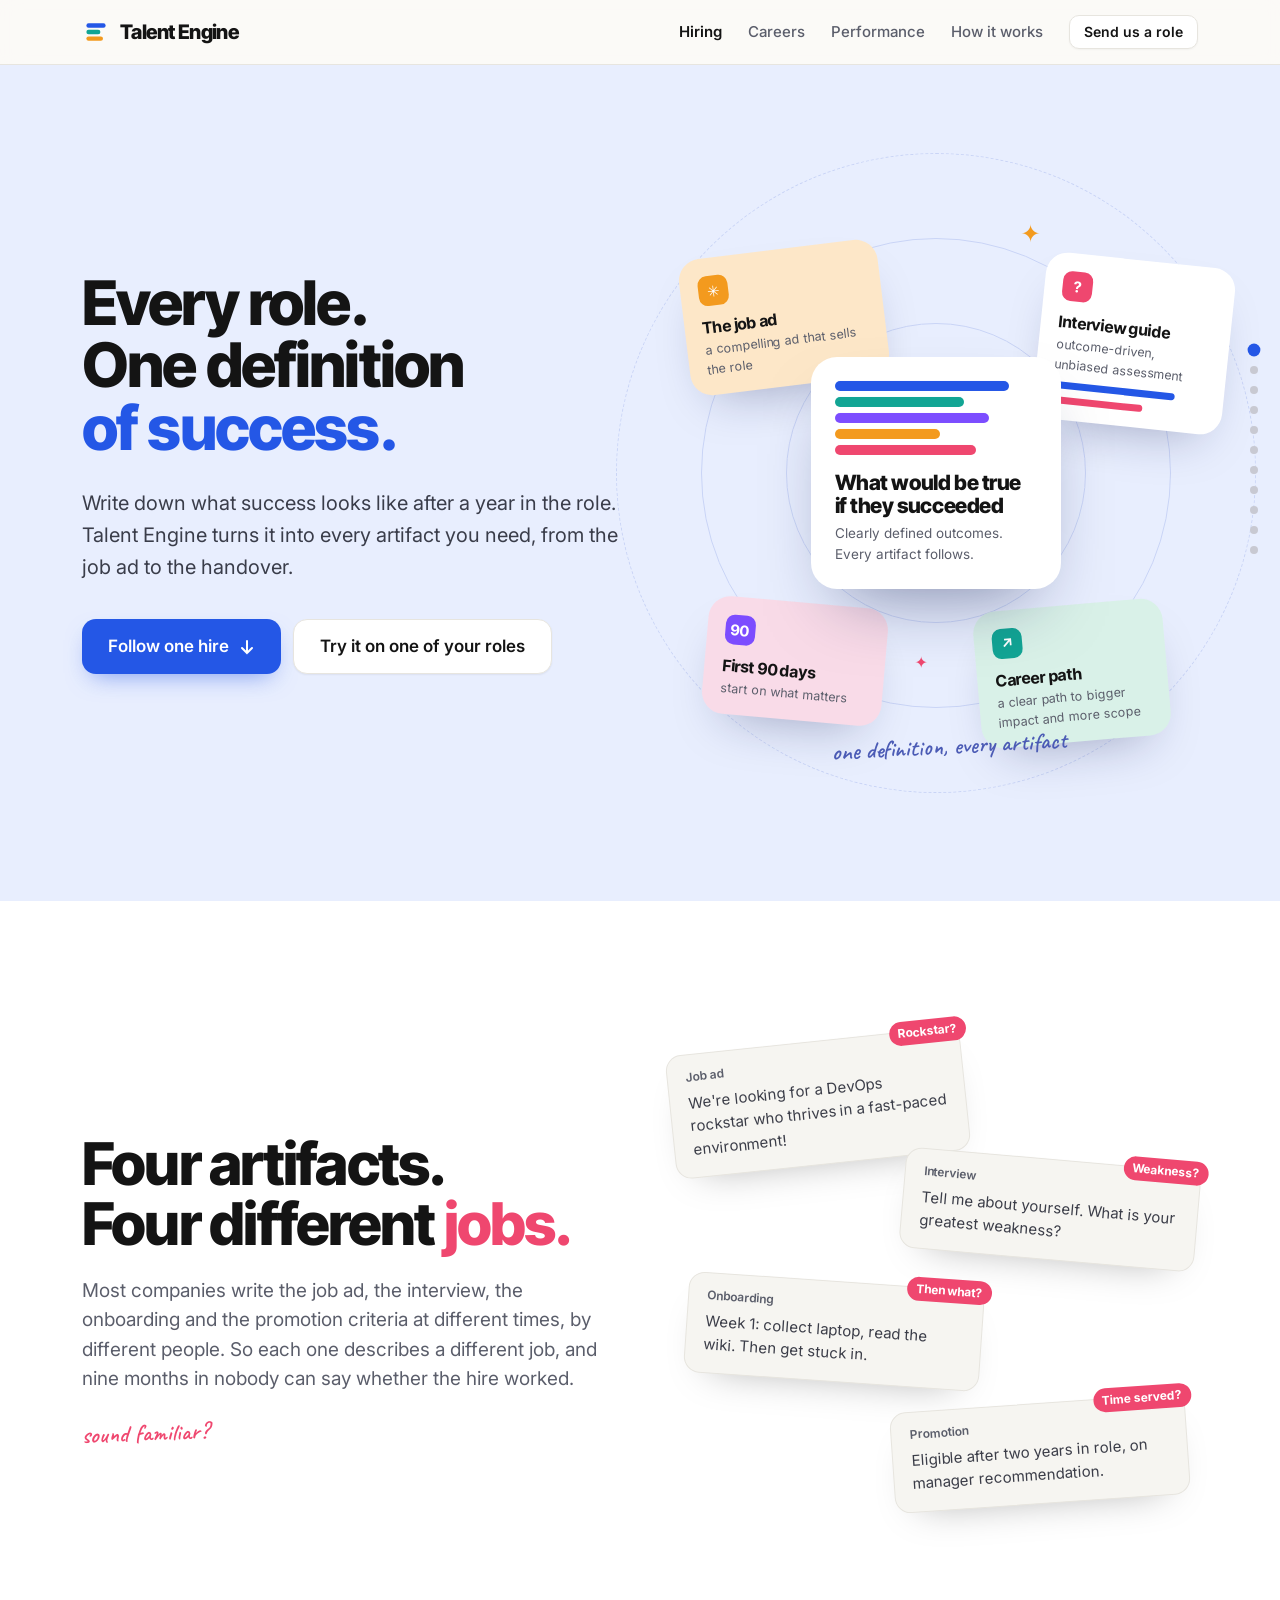
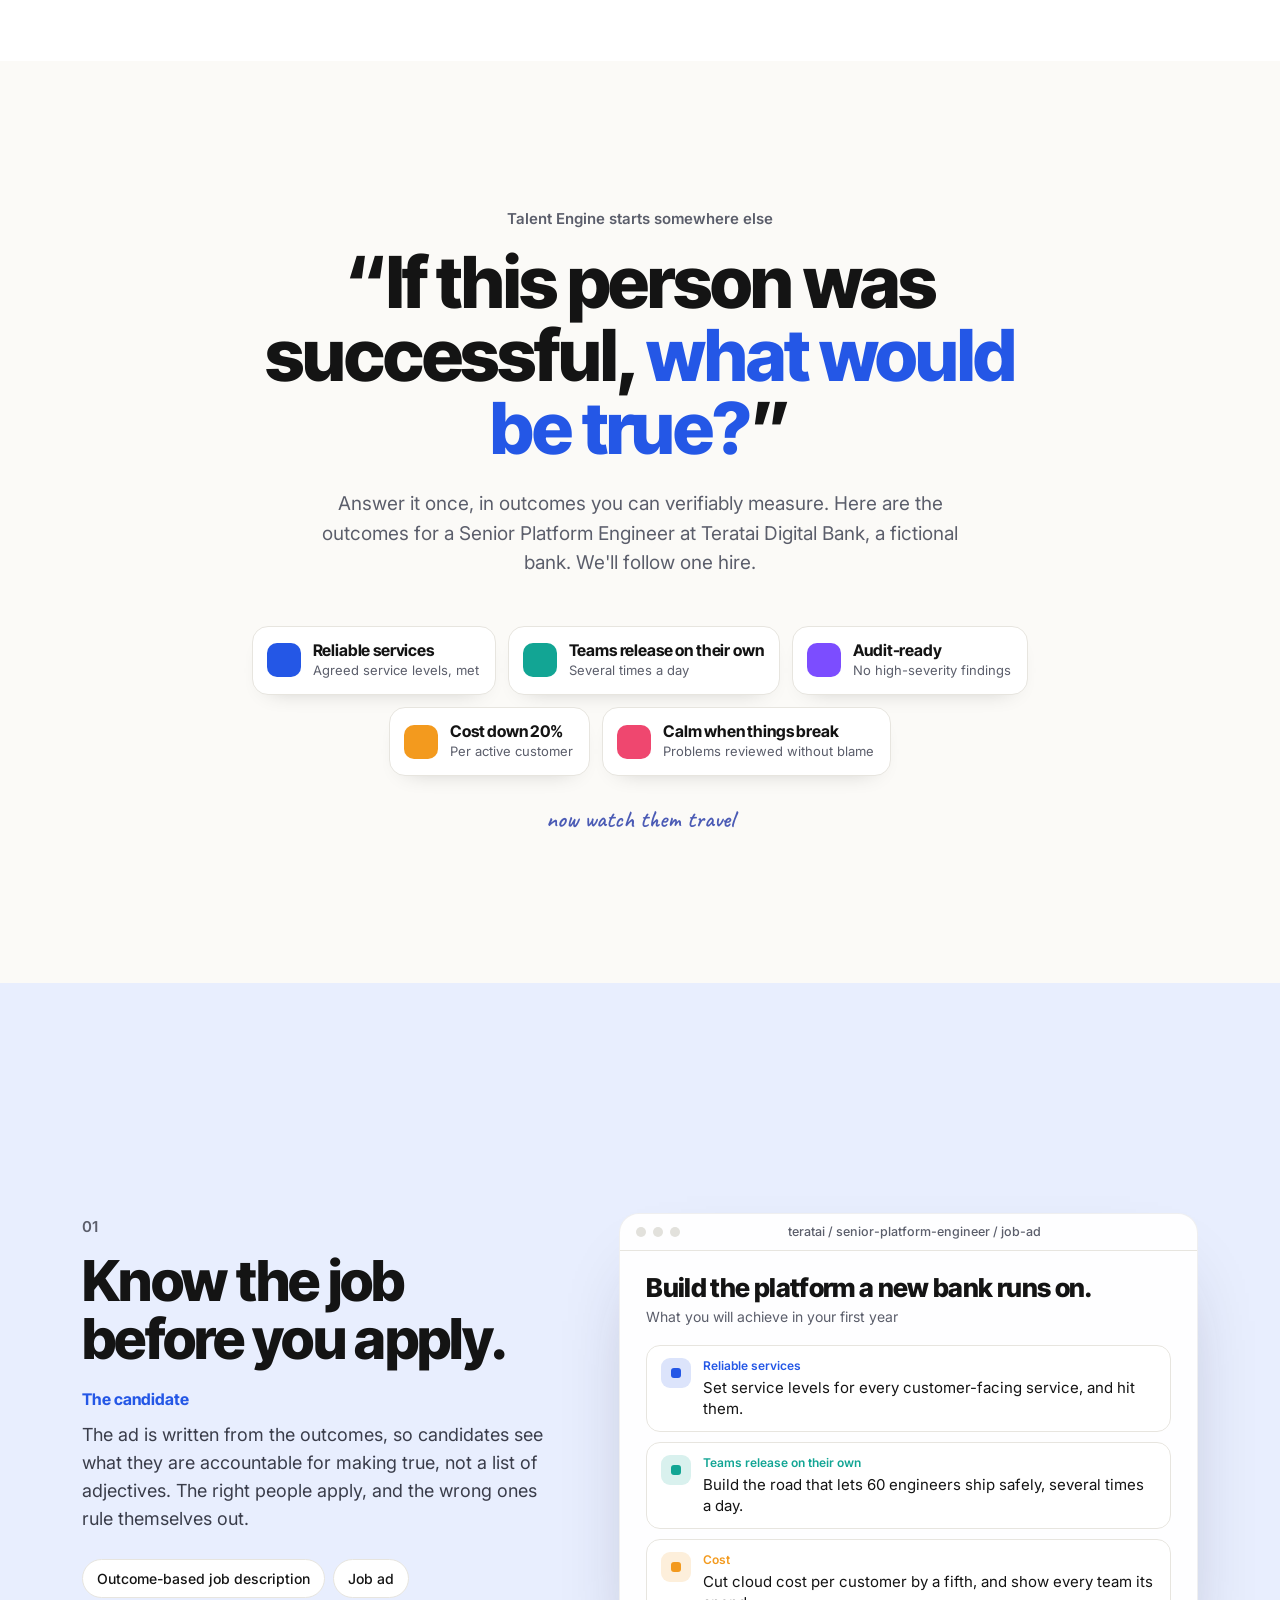
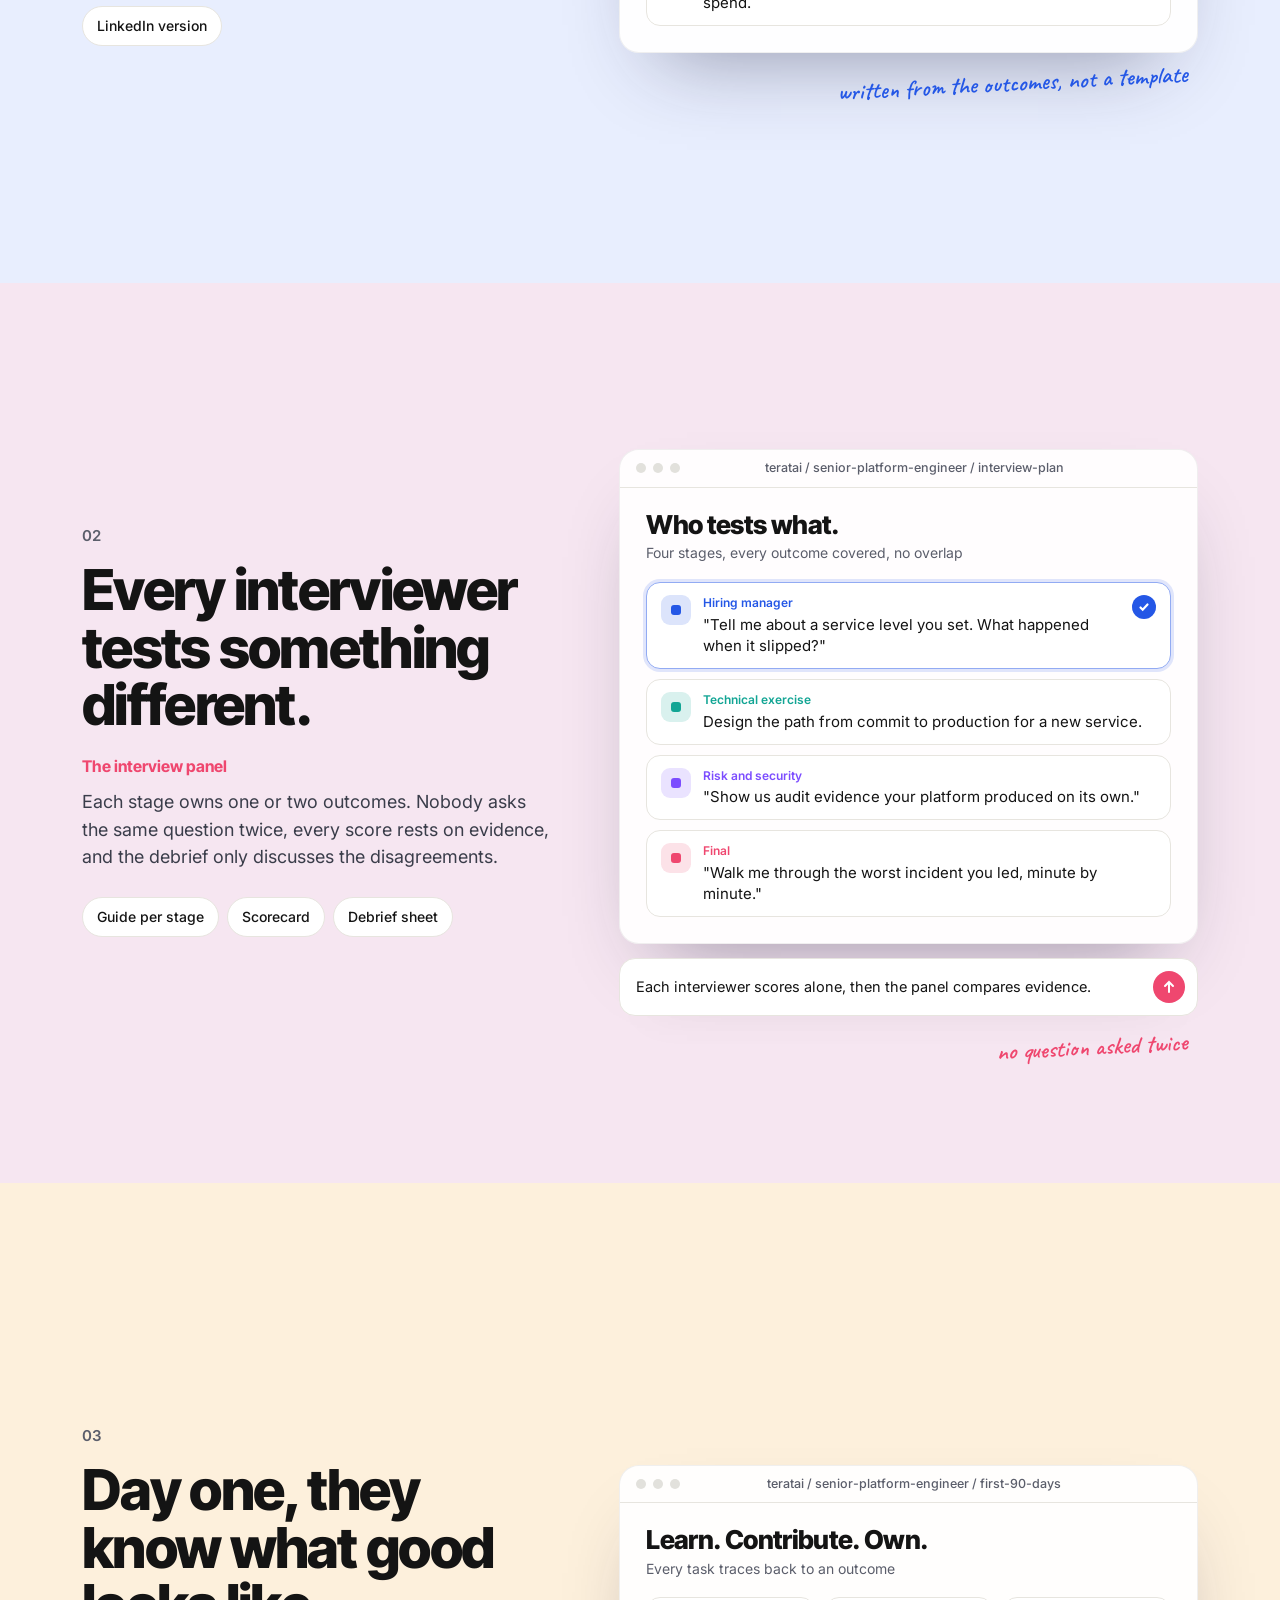
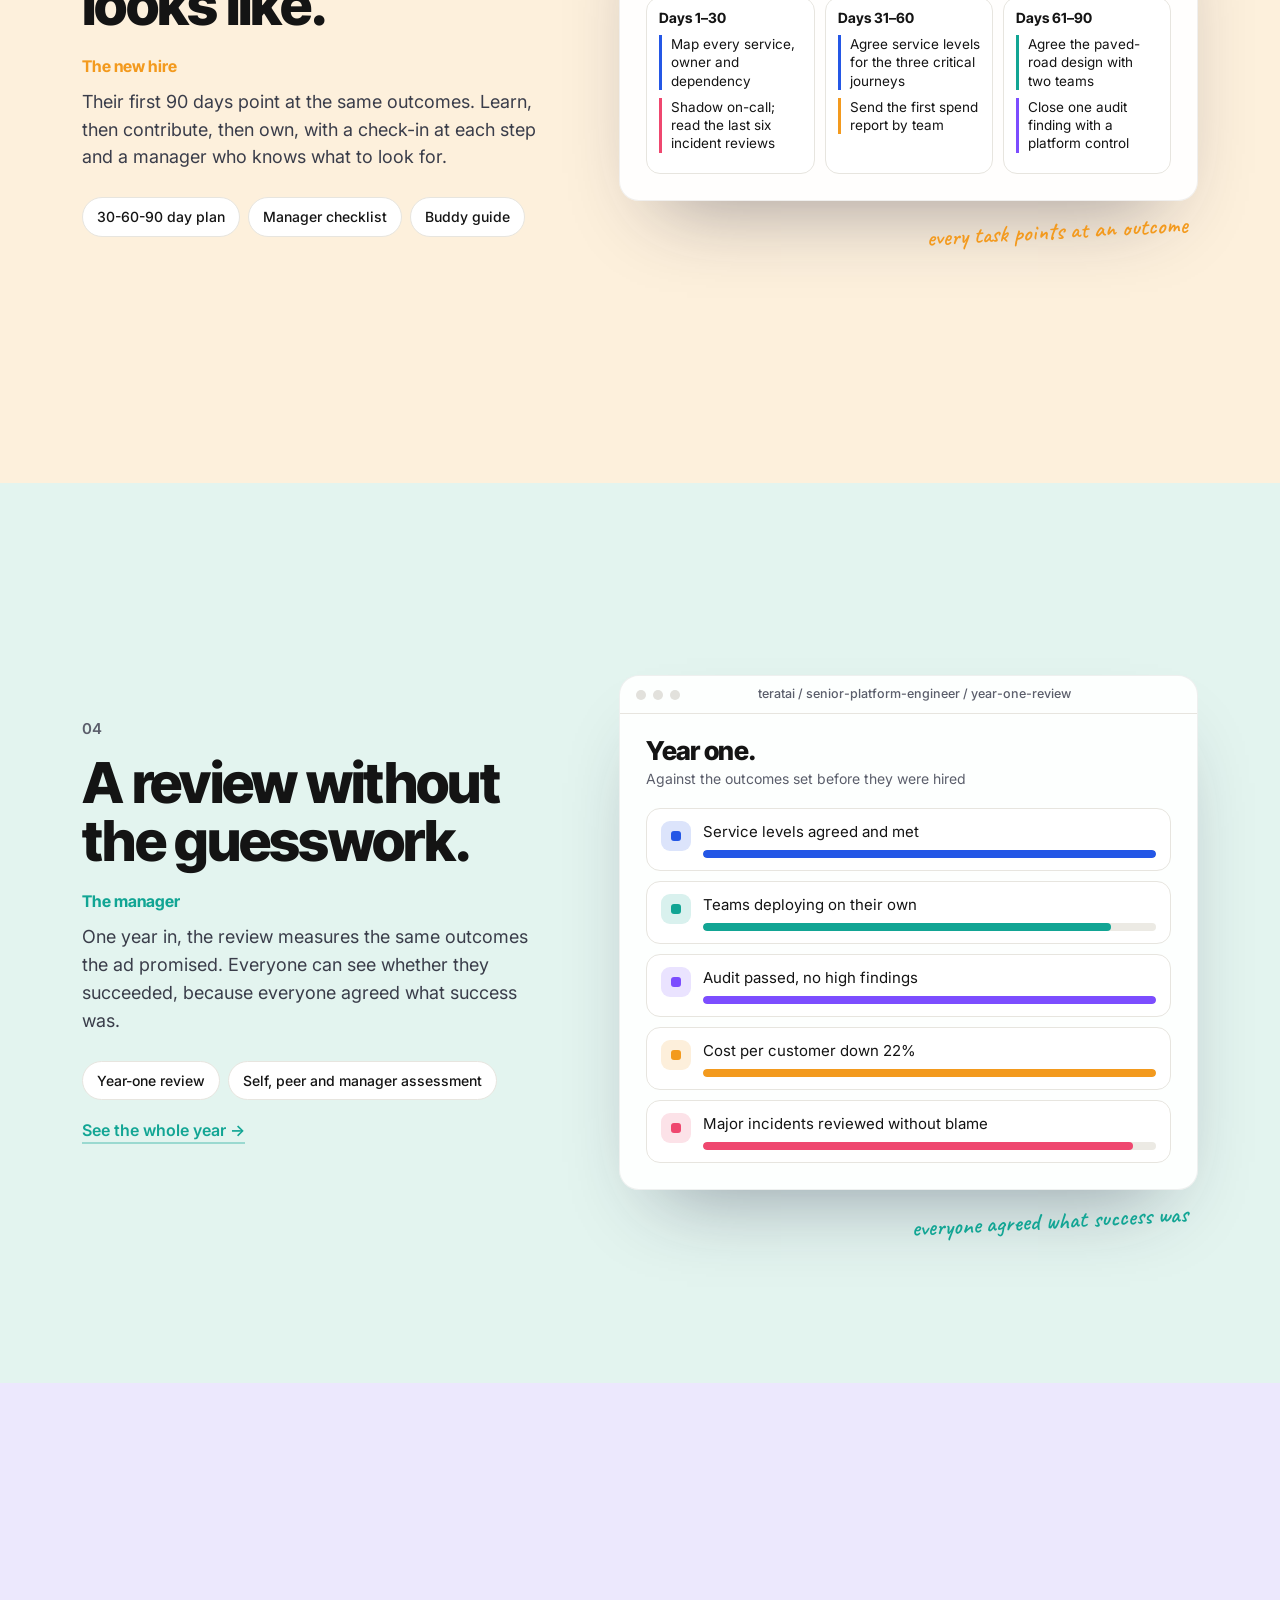
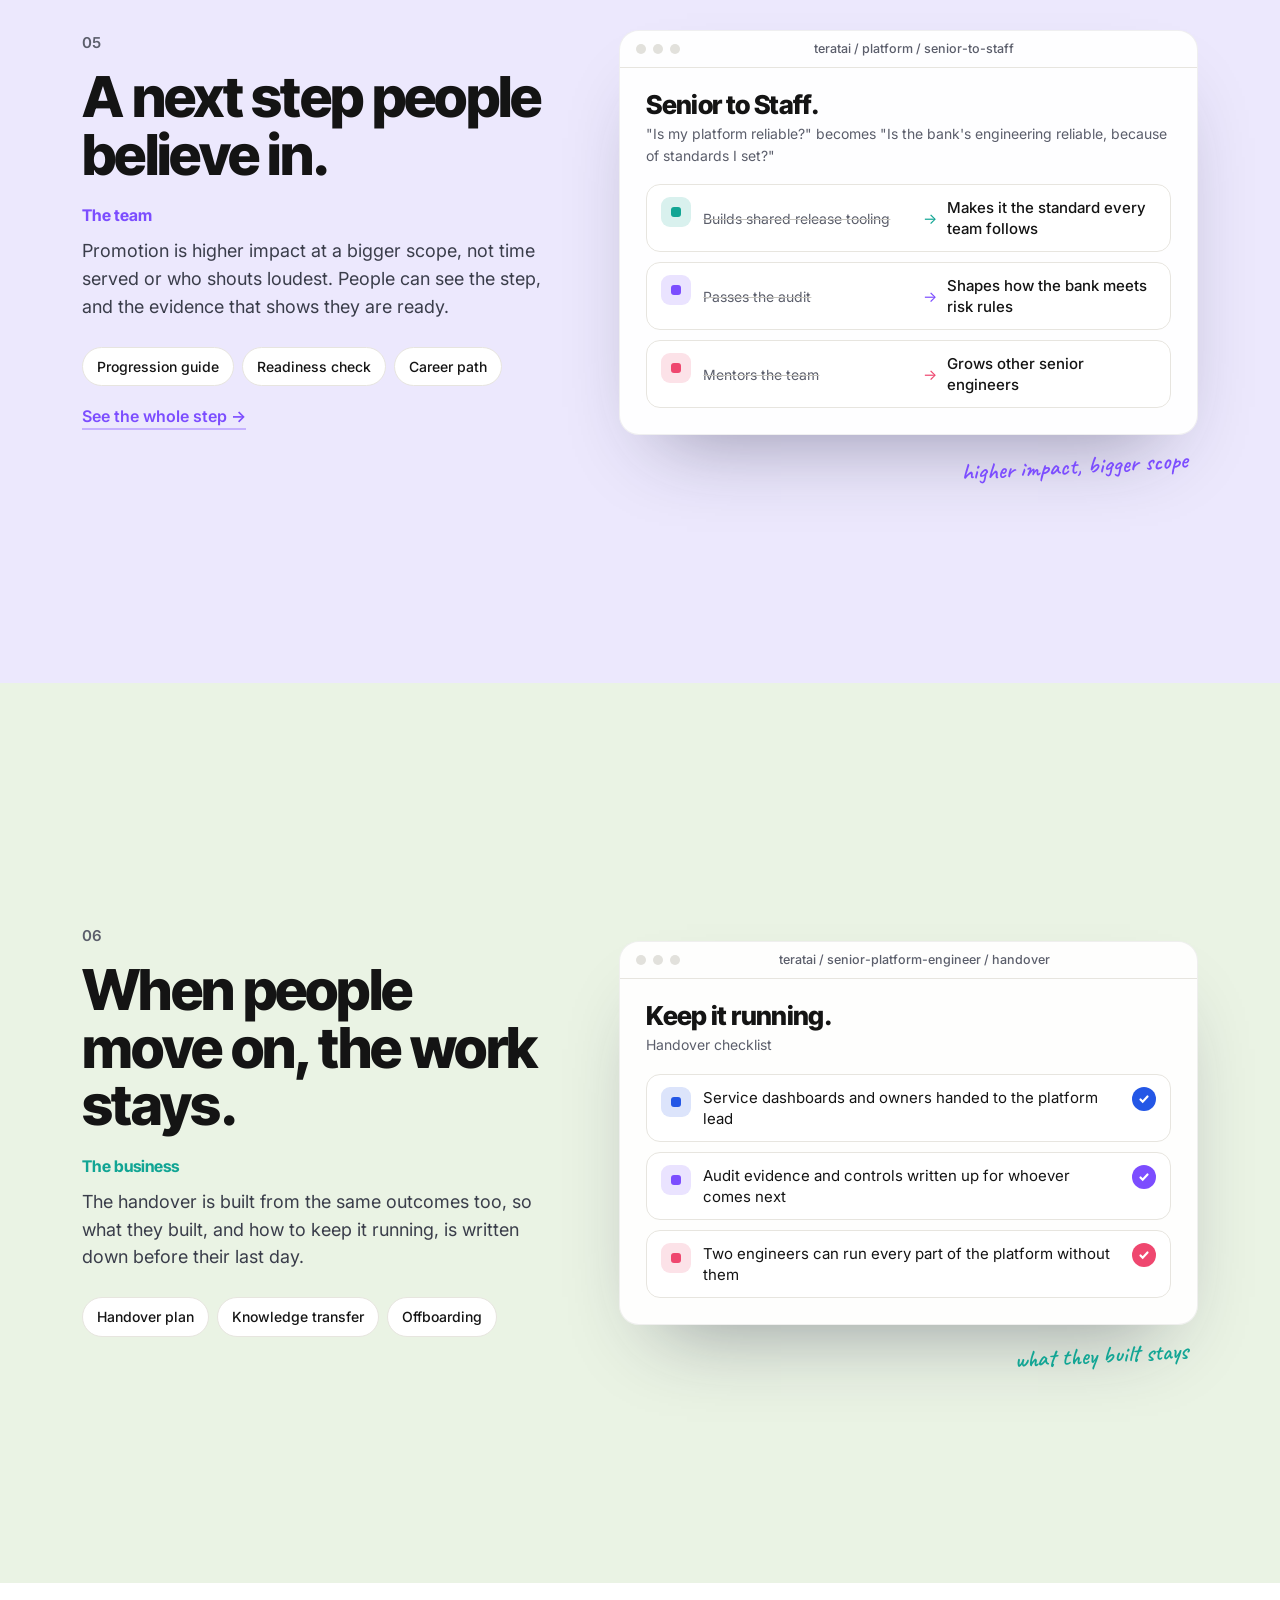
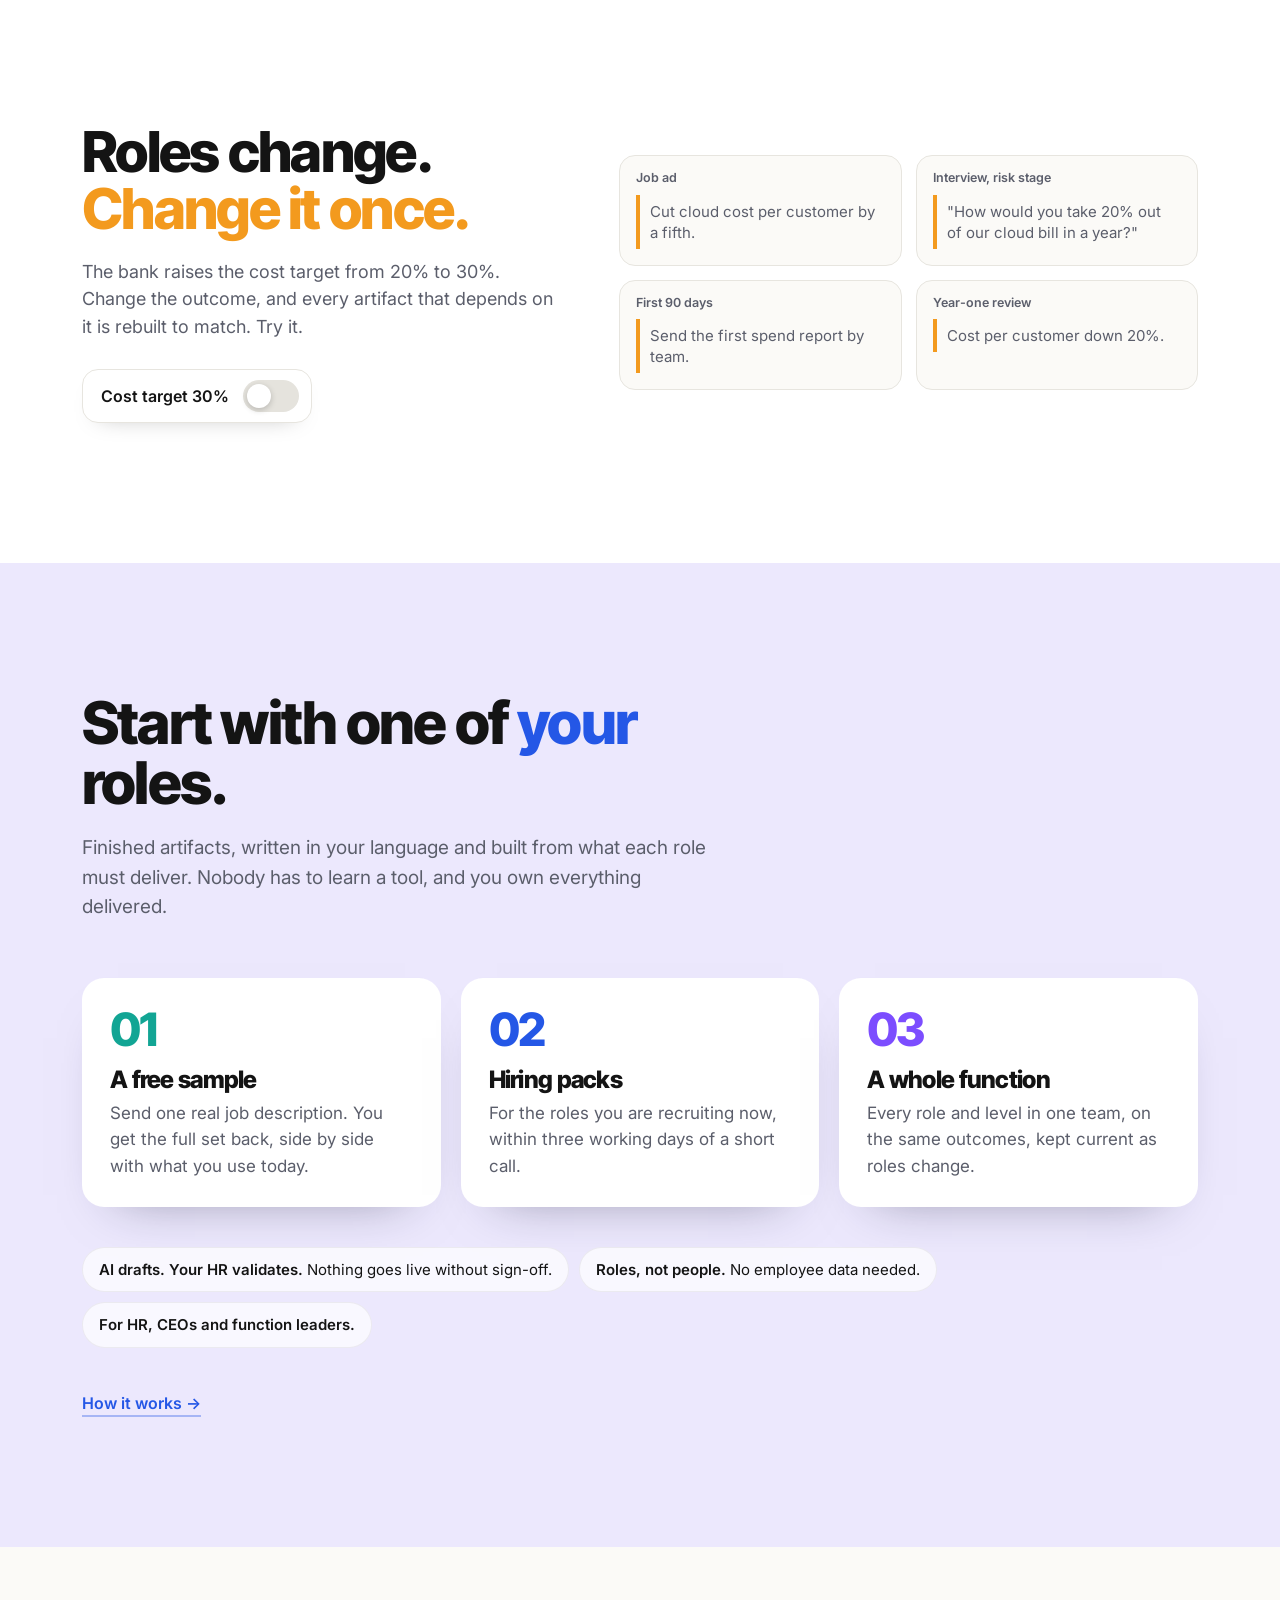
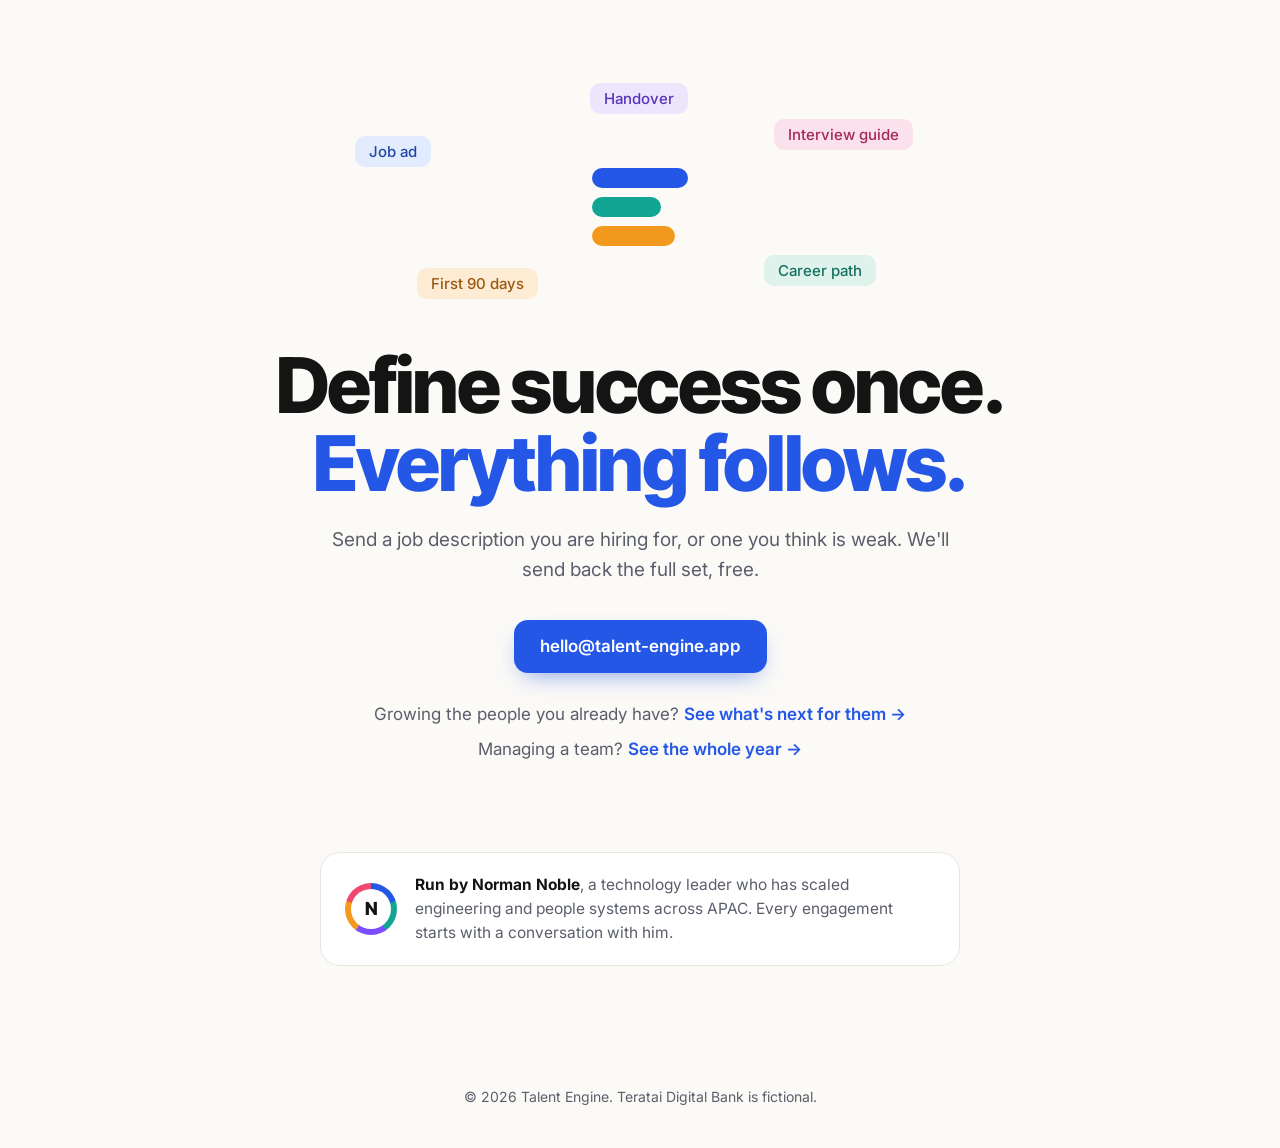
<file: index.html>
<!doctype html>
<html lang="en">
<head>
<meta charset="utf-8">
<meta name="viewport" content="width=device-width, initial-scale=1">
<title>Talent Engine</title>
<meta name="description" content="Write down what success looks like in a role once. Talent Engine builds the job ad, interview guides, onboarding plan, reviews, career path and handover from it.">
<meta property="og:title" content="Talent Engine — every role, one definition of success">
<meta property="og:description" content="Write down what success looks like once. Every hiring and career artifact follows from it.">
<meta property="og:url" content="https://talent-engine.app/">
<meta property="og:type" content="website">
<link rel="icon" href="data:image/svg+xml,%3Csvg xmlns='http://www.w3.org/2000/svg' viewBox='0 0 32 32'%3E%3Crect x='5' y='6' width='22' height='5' rx='2.5' fill='%232457e6'/%3E%3Crect x='5' y='13.5' width='16' height='5' rx='2.5' fill='%2312a594'/%3E%3Crect x='5' y='21' width='19' height='5' rx='2.5' fill='%23f39a1e'/%3E%3C/svg%3E">
<link rel="preconnect" href="https://fonts.googleapis.com">
<link rel="preconnect" href="https://fonts.gstatic.com" crossorigin>
<link href="https://fonts.googleapis.com/css2?family=Inter+Tight:wght@700;800&family=Inter:wght@400;500;600&family=Caveat:wght@500;600&display=swap" rel="stylesheet">
<link rel="stylesheet" href="site.css">
</head>
<body>

<header class="bar">
  <div class="wrap">
    <a class="logo" href="#top"><svg viewBox="0 0 32 32" aria-hidden="true"><rect x="5" y="6" width="22" height="5" rx="2.5" fill="#2457e6"/><rect x="5" y="13.5" width="16" height="5" rx="2.5" fill="#12a594"/><rect x="5" y="21" width="19" height="5" rx="2.5" fill="#f39a1e"/></svg><span class="lt">Talent Engine</span></a>
    <nav><a href="index.html" aria-current="page" class="here">Hiring</a><a href="careers.html">Careers</a><a href="performance.html">Performance</a><a href="how-it-works.html">How it works</a><a class="pill-btn" href="mailto:hello@talent-engine.app">Send us a role</a></nav>
  </div>
</header>

<ul class="rail" id="rail" aria-label="Sections">
  <li><a href="#top"><span>Start</span></a></li>
  <li><a href="#problem"><span>The problem</span></a></li>
  <li><a href="#question"><span>The question</span></a></li>
  <li class="k1"><a href="#s1"><span>01 Job ad</span></a></li>
  <li class="k5"><a href="#s2"><span>02 Interview</span></a></li>
  <li class="k4"><a href="#s3"><span>03 First 90 days</span></a></li>
  <li class="k2"><a href="#s4"><span>04 Year one</span></a></li>
  <li class="k3"><a href="#s5"><span>05 Promotion</span></a></li>
  <li class="k2"><a href="#s6"><span>06 Handover</span></a></li>
  <li class="k4"><a href="#change"><span>Change once</span></a></li>
  <li><a href="#start"><span>How to start</span></a></li>
</ul>

<main>
<section class="hero" id="top">
  <div class="wrap">
    <div>
      <h1 class="h1-home">Every role.<br>One definition<br><span class="blue nw">of success.</span></h1>
      <p class="lines">Write down what success looks like after a year in the role. Talent Engine turns it into every artifact you need, from the job ad to the handover.</p>
      <div class="ctas">
        <a class="btn" href="#journey">Follow one hire <svg width="16" height="16" viewBox="0 0 16 16" fill="none" stroke="currentColor" stroke-width="2" stroke-linecap="round"><path d="M8 2v12M3 9l5 5 5-5"/></svg></a>
        <a class="btn ghost" href="#start">Try it on one of your roles</a>
      </div>
    </div>
    <div class="stage" aria-hidden="true">
      <div class="ring r3"></div><div class="ring r2"></div><div class="ring r1"></div>
      <div class="tile t1"><div class="ic" style="background:#f39a1e">✳</div><b>The job ad</b><small>a compelling ad that sells the role</small></div>
      <div class="tile t2"><div class="ic" style="background:#ef476f">?</div><b>Interview guide</b><small>outcome-driven, unbiased assessment</small><i class="k1" style="width:80%"></i><i class="k5" style="width:60%"></i></div>
      <div class="tile t3"><div class="ic" style="background:#7c4dff">90</div><b>First 90 days</b><small>start on what matters</small></div>
      <div class="tile t4"><div class="ic" style="background:#12a594">↗</div><b>Career path</b><small>a clear path to bigger impact and more scope</small></div>
      <div class="core">
        <div class="mark"><i class="k1"></i><i class="k2"></i><i class="k3"></i><i class="k4"></i><i class="k5"></i></div>
        <b>What would be true if they succeeded</b>
        <small>Clearly defined outcomes. Every artifact follows.</small>
      </div>
      <span class="spark" style="right:30%;top:4%">✦</span><span class="spark" style="left:46%;bottom:14%;color:var(--c5);font-size:16px">✦</span>
      <span class="note">one definition, every artifact</span>
    </div>
  </div>
</section>

<section class="problem" id="problem">
  <div class="wrap">
    <div>
      <h2>Four artifacts.<br>Four different <span style="color:var(--c5)">jobs.</span></h2>
      <p class="lead">Most companies write the job ad, the interview, the onboarding and the promotion criteria at different times, by different people. So each one describes a different job, and nine months in nobody can say whether the hire worked.</p>
      <span class="note">sound familiar?</span>
    </div>
    <div class="mess four reveal" aria-hidden="true">
      <div class="scrap s1"><span class="q">Rockstar?</span><b>Job ad</b><p>We're looking for a DevOps rockstar who thrives in a fast-paced environment!</p></div>
      <div class="scrap s2"><span class="q">Weakness?</span><b>Interview</b><p>Tell me about yourself. What is your greatest weakness?</p></div>
      <div class="scrap s3"><span class="q">Then what?</span><b>Onboarding</b><p>Week 1: collect laptop, read the wiki. Then get stuck in.</p></div>
      <div class="scrap s4"><span class="q">Time served?</span><b>Promotion</b><p>Eligible after two years in role, on manager recommendation.</p></div>
    </div>
  </div>
</section>

<section class="question" id="question">
  <div class="wrap">
    <p class="eyebrow">Talent Engine starts somewhere else</p>
    <h2>“If this person was successful, <span class="blue">what would be true?</span>”</h2>
    <p>Answer it once, in outcomes you can verifiably measure. Here are the outcomes for a Senior Platform Engineer at Teratai Digital Bank, a fictional bank. We'll follow one hire.</p>
    <ul class="outs reveal">
      <li class="out k1"><span class="dot"></span><span><b>Reliable services</b><small>Agreed service levels, met</small></span></li>
      <li class="out k2"><span class="dot"></span><span><b>Teams release on their own</b><small>Several times a day</small></span></li>
      <li class="out k3"><span class="dot"></span><span><b>Audit-ready</b><small>No high-severity findings</small></span></li>
      <li class="out k4"><span class="dot"></span><span><b>Cost down 20%</b><small>Per active customer</small></span></li>
      <li class="out k5"><span class="dot"></span><span><b>Calm when things break</b><small>Problems reviewed without blame</small></span></li>
    </ul>
    <span class="note">now watch them travel</span>
  </div>
</section>

<div id="journey">

<section class="step k1" id="s1" style="--pb:var(--p1)">
  <div class="wrap">
    <div>
      <div class="num">01</div>
      <h2>Know the job before you apply.</h2>
      <span class="who">The candidate</span>
      <p class="copy">The ad is written from the outcomes, so candidates see what they are accountable for making true, not a list of adjectives. The right people apply, and the wrong ones rule themselves out.</p>
      <ul class="tags"><li>Outcome-based job description</li><li>Job ad</li><li>LinkedIn version</li></ul>
    </div>
    <div class="mockcol">
      <div class="win">
        <div class="chrome"><i></i><i></i><i></i><span>teratai / senior-platform-engineer / job-ad</span></div>
        <div class="body">
          <h3>Build the platform a new bank runs on.</h3>
          <p class="sub">What you will achieve in your first year</p>
          <ul class="rows">
            <li class="row k1"><span class="tag"></span><span class="t"><small>Reliable services</small>Set service levels for every customer-facing service, and hit them.</span></li>
            <li class="row k2"><span class="tag"></span><span class="t"><small>Teams release on their own</small>Build the road that lets 60 engineers ship safely, several times a day.</span></li>
            <li class="row k4"><span class="tag"></span><span class="t"><small>Cost</small>Cut cloud cost per customer by <span class="was">a fifth</span><span class="alt">a third</span>, and show every team its spend.</span></li>
          </ul>
        </div>
      </div>
      <span class="note">written from the outcomes, not a template</span>
    </div>
  </div>
</section>

<section class="step k5" id="s2" style="--pb:var(--p3)">
  <div class="wrap">
    <div>
      <div class="num">02</div>
      <h2>Every interviewer tests something different.</h2>
      <span class="who">The interview panel</span>
      <p class="copy">Each stage owns one or two outcomes. Nobody asks the same question twice, every score rests on evidence, and the debrief only discusses the disagreements.</p>
      <ul class="tags"><li>Guide per stage</li><li>Scorecard</li><li>Debrief sheet</li></ul>
    </div>
    <div class="mockcol">
      <div class="win">
        <div class="chrome"><i></i><i></i><i></i><span>teratai / senior-platform-engineer / interview-plan</span></div>
        <div class="body">
          <h3>Who tests what.</h3>
          <p class="sub">Four stages, every outcome covered, no overlap</p>
          <ul class="rows">
            <li class="row k1 sel"><span class="tag"></span><span class="t"><small>Hiring manager</small>"Tell me about a service level you set. What happened when it slipped?"</span><span class="ok"><svg width="12" height="12" viewBox="0 0 12 12" fill="none" stroke="#fff" stroke-width="2.2" stroke-linecap="round"><path d="M2.5 6.5l2.2 2.2L9.5 3.5"/></svg></span></li>
            <li class="row k2"><span class="tag"></span><span class="t"><small>Technical exercise</small>Design the path from commit to production for a new service.</span></li>
            <li class="row k3"><span class="tag"></span><span class="t"><small>Risk and security</small>"Show us audit evidence your platform produced on its own."</span></li>
            <li class="row k5"><span class="tag"></span><span class="t"><small>Final</small>"Walk me through the worst incident you led, minute by minute."</span></li>
          </ul>
        </div>
      </div>
      <div class="prompt k5"><span>Each interviewer scores alone, then the panel compares evidence.</span><span class="send"><svg width="14" height="14" viewBox="0 0 14 14" fill="none" stroke="#fff" stroke-width="2" stroke-linecap="round"><path d="M7 12V2M3 6l4-4 4 4"/></svg></span></div>
      <span class="note">no question asked twice</span>
    </div>
  </div>
</section>

<section class="step k4" id="s3" style="--pb:var(--p4)">
  <div class="wrap">
    <div>
      <div class="num">03</div>
      <h2>Day one, they know what good looks like.</h2>
      <span class="who">The new hire</span>
      <p class="copy">Their first 90 days point at the same outcomes. Learn, then contribute, then own, with a check-in at each step and a manager who knows what to look for.</p>
      <ul class="tags"><li>30-60-90 day plan</li><li>Manager checklist</li><li>Buddy guide</li></ul>
    </div>
    <div class="mockcol">
      <div class="win">
        <div class="chrome"><i></i><i></i><i></i><span>teratai / senior-platform-engineer / first-90-days</span></div>
        <div class="body">
          <h3>Learn. Contribute. Own.</h3>
          <p class="sub">Every task traces back to an outcome</p>
          <div class="cols">
            <div class="col"><b>Days 1–30</b><p class="k1">Map every service, owner and dependency</p><p class="k5">Shadow on-call; read the last six incident reviews</p></div>
            <div class="col"><b>Days 31–60</b><p class="k1">Agree service levels for the three critical journeys</p><p class="k4">Send the first spend report by team<span class="alt">, against the 30% target</span></p></div>
            <div class="col"><b>Days 61–90</b><p class="k2">Agree the paved-road design with two teams</p><p class="k3">Close one audit finding with a platform control</p></div>
          </div>
        </div>
      </div>
      <span class="note">every task points at an outcome</span>
    </div>
  </div>
</section>

<section class="step k2" id="s4" style="--pb:var(--p2)">
  <div class="wrap">
    <div>
      <div class="num">04</div>
      <h2>A review without the guesswork.</h2>
      <span class="who">The manager</span>
      <p class="copy">One year in, the review measures the same outcomes the ad promised. Everyone can see whether they succeeded, because everyone agreed what success was.</p>
      <ul class="tags"><li>Year-one review</li><li>Self, peer and manager assessment</li></ul>
      <a class="more" href="performance.html">See the whole year →</a>
    </div>
    <div class="mockcol">
      <div class="win">
        <div class="chrome"><i></i><i></i><i></i><span>teratai / senior-platform-engineer / year-one-review</span></div>
        <div class="body">
          <h3>Year one.</h3>
          <p class="sub">Against the outcomes set before they were hired</p>
          <ul class="rows">
            <li class="row k1"><span class="tag"></span><span class="t">Service levels agreed and met<div class="bar2"><i style="--w:100%"></i></div></span></li>
            <li class="row k2"><span class="tag"></span><span class="t">Teams deploying on their own<div class="bar2"><i style="--w:90%"></i></div></span></li>
            <li class="row k3"><span class="tag"></span><span class="t">Audit passed, no high findings<div class="bar2"><i style="--w:100%"></i></div></span></li>
            <li class="row k4"><span class="tag"></span><span class="t">Cost per customer down 22%<span class="alt"> (new target 30%)</span><div class="bar2"><i style="--w:100%"></i></div></span></li>
            <li class="row k5"><span class="tag"></span><span class="t">Major incidents reviewed without blame<div class="bar2"><i style="--w:95%"></i></div></span></li>
          </ul>
        </div>
      </div>
      <span class="note">everyone agreed what success was</span>
    </div>
  </div>
</section>

<section class="step k3" id="s5" style="--pb:var(--p5)">
  <div class="wrap">
    <div>
      <div class="num">05</div>
      <h2>A next step people believe in.</h2>
      <span class="who">The team</span>
      <p class="copy">Promotion is higher impact at a bigger scope, not time served or who shouts loudest. People can see the step, and the evidence that shows they are ready.</p>
      <ul class="tags"><li>Progression guide</li><li>Readiness check</li><li>Career path</li></ul>
      <a class="more" href="careers.html">See the whole step →</a>
    </div>
    <div class="mockcol">
      <div class="win">
        <div class="chrome"><i></i><i></i><i></i><span>teratai / platform / senior-to-staff</span></div>
        <div class="body">
          <h3>Senior to Staff.</h3>
          <p class="sub">"Is my platform reliable?" becomes "Is the bank's engineering reliable, because of standards I set?"</p>
          <ul class="rows">
            <li class="row k2"><span class="tag"></span><span class="t vs"><span class="from">Builds shared release tooling</span><span class="arrow">→</span><span class="to">Makes it the standard every team follows</span></span></li>
            <li class="row k3"><span class="tag"></span><span class="t vs"><span class="from">Passes the audit</span><span class="arrow">→</span><span class="to">Shapes how the bank meets risk rules</span></span></li>
            <li class="row k5"><span class="tag"></span><span class="t vs"><span class="from">Mentors the team</span><span class="arrow">→</span><span class="to">Grows other senior engineers</span></span></li>
          </ul>
        </div>
      </div>
      <span class="note">higher impact, bigger scope</span>
    </div>
  </div>
</section>

<section class="step k2" id="s6" style="--pb:var(--p6)">
  <div class="wrap">
    <div>
      <div class="num">06</div>
      <h2>When people move on, the work stays.</h2>
      <span class="who">The business</span>
      <p class="copy">The handover is built from the same outcomes too, so what they built, and how to keep it running, is written down before their last day.</p>
      <ul class="tags"><li>Handover plan</li><li>Knowledge transfer</li><li>Offboarding</li></ul>
    </div>
    <div class="mockcol">
      <div class="win">
        <div class="chrome"><i></i><i></i><i></i><span>teratai / senior-platform-engineer / handover</span></div>
        <div class="body">
          <h3>Keep it running.</h3>
          <p class="sub">Handover checklist</p>
          <ul class="rows">
            <li class="row k1"><span class="tag"></span><span class="t">Service dashboards and owners handed to the platform lead</span><span class="ok"><svg width="12" height="12" viewBox="0 0 12 12" fill="none" stroke="#fff" stroke-width="2.2" stroke-linecap="round"><path d="M2.5 6.5l2.2 2.2L9.5 3.5"/></svg></span></li>
            <li class="row k3"><span class="tag"></span><span class="t">Audit evidence and controls written up for whoever comes next</span><span class="ok"><svg width="12" height="12" viewBox="0 0 12 12" fill="none" stroke="#fff" stroke-width="2.2" stroke-linecap="round"><path d="M2.5 6.5l2.2 2.2L9.5 3.5"/></svg></span></li>
            <li class="row k5"><span class="tag"></span><span class="t">Two engineers can run every part of the platform without them</span><span class="ok"><svg width="12" height="12" viewBox="0 0 12 12" fill="none" stroke="#fff" stroke-width="2.2" stroke-linecap="round"><path d="M2.5 6.5l2.2 2.2L9.5 3.5"/></svg></span></li>
          </ul>
        </div>
      </div>
      <span class="note">what they built stays</span>
    </div>
  </div>
</section>
</div>

<section class="change" id="change">
  <div class="wrap">
    <div>
      <h2>Roles change. <span style="color:var(--c4)">Change it once.</span></h2>
      <p>The bank raises the cost target from 20% to 30%. Change the outcome, and every artifact that depends on it is rebuilt to match. Try it.</p>
      <button class="switch" type="button" id="switch" aria-pressed="false">Cost target 30% <span class="knob"></span></button>
    </div>
    <div class="minis" aria-live="polite">
      <div class="mini"><b>Job ad</b><p>Cut cloud cost per customer by <span class="was">a fifth</span><span class="alt">a third</span>.</p></div>
      <div class="mini"><b>Interview, risk stage</b><p>"How would you take <span class="was">20%</span><span class="alt">30%</span> out of our cloud bill in a year?"</p></div>
      <div class="mini"><b>First 90 days</b><p>Send the first spend report by team<span class="alt">, against the 30% target</span>.</p></div>
      <div class="mini"><b>Year-one review</b><p>Cost per customer down <span class="was">20%</span><span class="alt">30%</span>.</p></div>
    </div>
  </div>
</section>

<section class="offer" id="start">
  <div class="wrap">
    <h2>Start with one of <span class="blue">your</span> roles.</h2>
    <p class="lead">Finished artifacts, written in your language and built from what each role must deliver. Nobody has to learn a tool, and you own everything delivered.</p>
    <ol class="steps3">
      <li class="k2"><div class="n">01</div><h3>A free sample</h3><p>Send one real job description. You get the full set back, side by side with what you use today.</p></li>
      <li class="k1"><div class="n">02</div><h3>Hiring packs</h3><p>For the roles you are recruiting now, within three working days of a short call.</p></li>
      <li class="k3"><div class="n">03</div><h3>A whole function</h3><p>Every role and level in one team, on the same outcomes, kept current as roles change.</p></li>
    </ol>
    <ul class="promise">
      <li><b>AI drafts. Your HR validates.</b> Nothing goes live without sign-off.</li>
      <li><b>Roles, not people.</b> No employee data needed.</li>
      <li><b>For HR, CEOs and function leaders.</b></li>
    </ul>
    <a class="more k1" href="how-it-works.html">How it works →</a>
  </div>
</section>

<section class="close">
  <div class="wrap">
    <div class="cloud" aria-hidden="true">
      <span class="chipf f1">Job ad</span><span class="chipf f2">Interview guide</span><span class="chipf f3">First 90 days</span><span class="chipf f4">Career path</span><span class="chipf f5">Handover</span>
      <div class="logo-big"><i class="k1" style="width:100%"></i><i class="k2" style="width:72%"></i><i class="k4" style="width:86%"></i></div>
    </div>
    <h2>Define success once.<br><span class="blue">Everything follows.</span></h2>
    <p>Send a job description you are hiring for, or one you think is weak. We'll send back the full set, free.</p>
    <div class="ctas"><a class="btn" href="mailto:hello@talent-engine.app?subject=A%20role%20for%20Talent%20Engine">hello@talent-engine.app</a></div>
    <p class="cross">Growing the people you already have? <a href="careers.html">See what's next for them →</a></p>
    <p class="cross" style="margin-top:8px!important">Managing a team? <a href="performance.html">See the whole year →</a></p>
    <div class="byline"><span class="av" aria-hidden="true"></span><p><b>Run by Norman Noble</b>, a technology leader who has scaled engineering and people systems across APAC. Every engagement starts with a conversation with him.</p></div>
  </div>
</section>
</main>
<footer>© 2026 Talent Engine. Teratai Digital Bank is fictional.</footer>

<script src="site.js"></script>
</body>
</html>
</file>
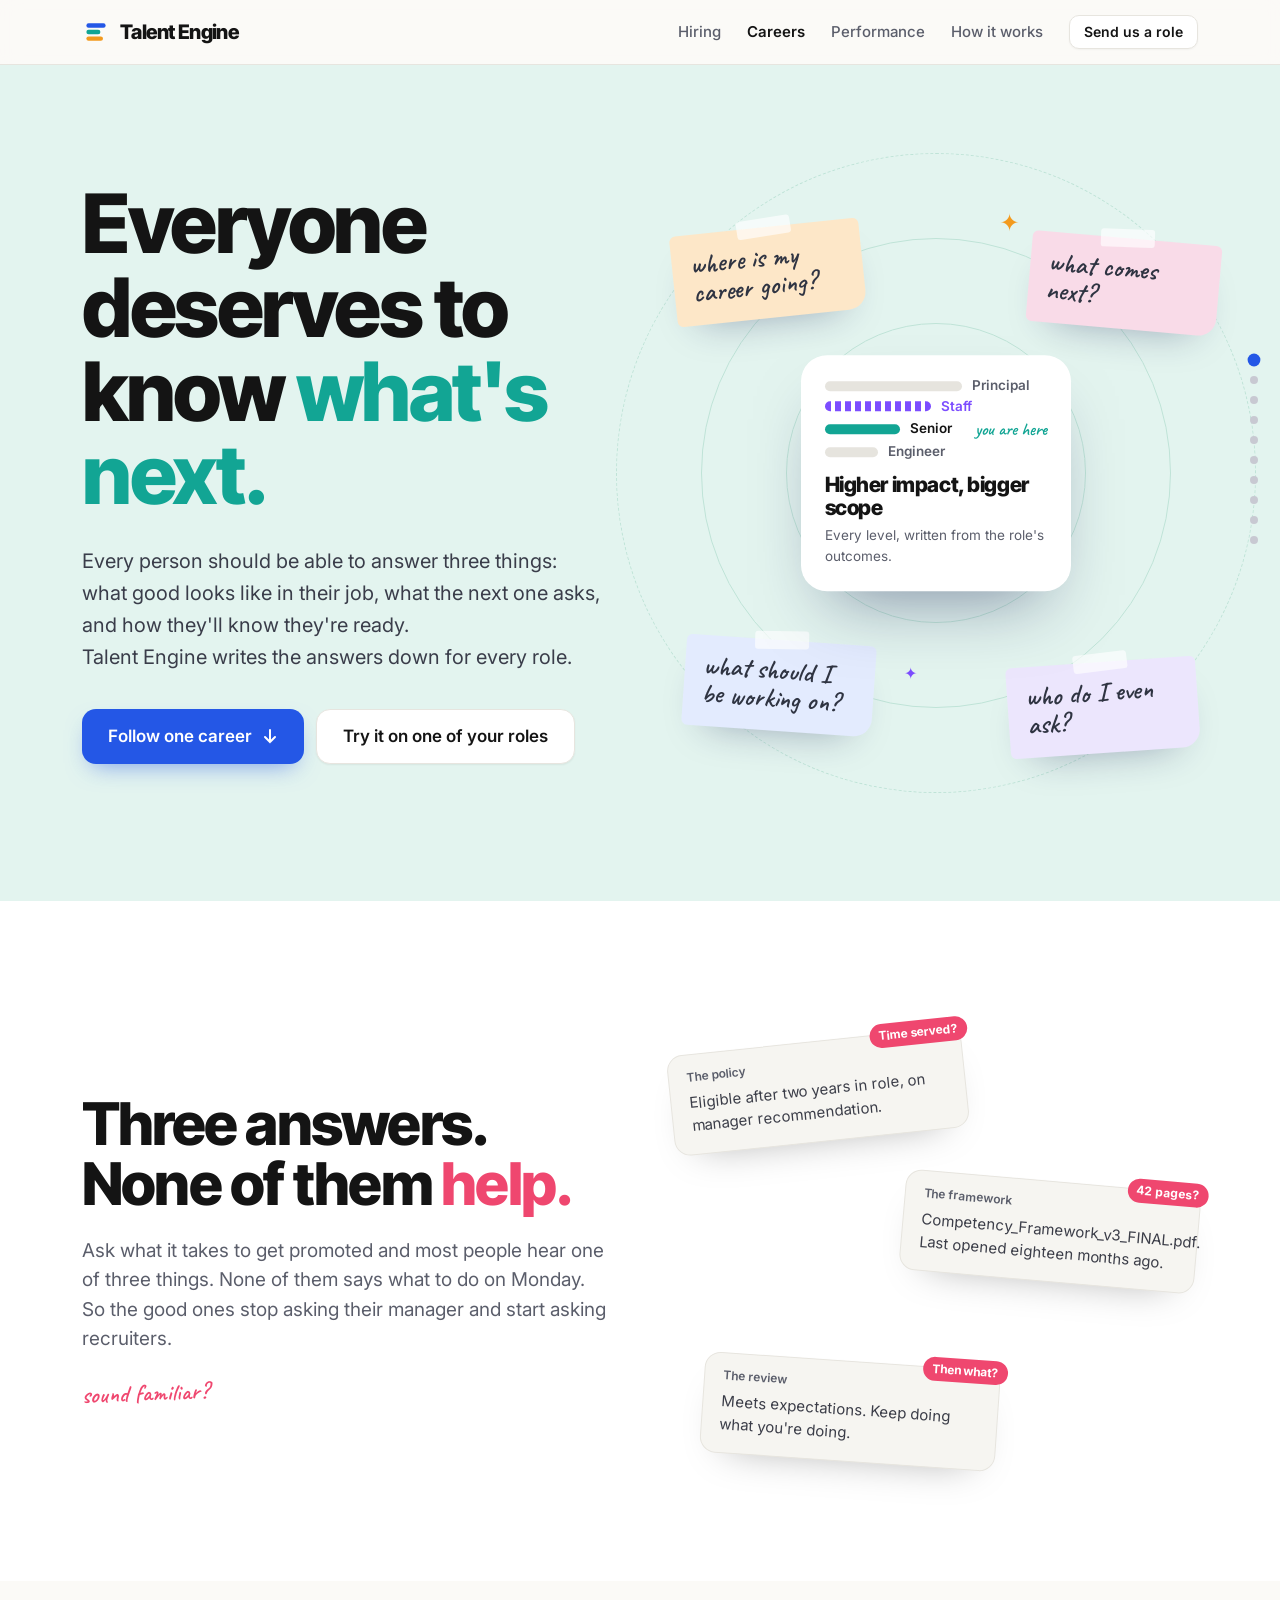
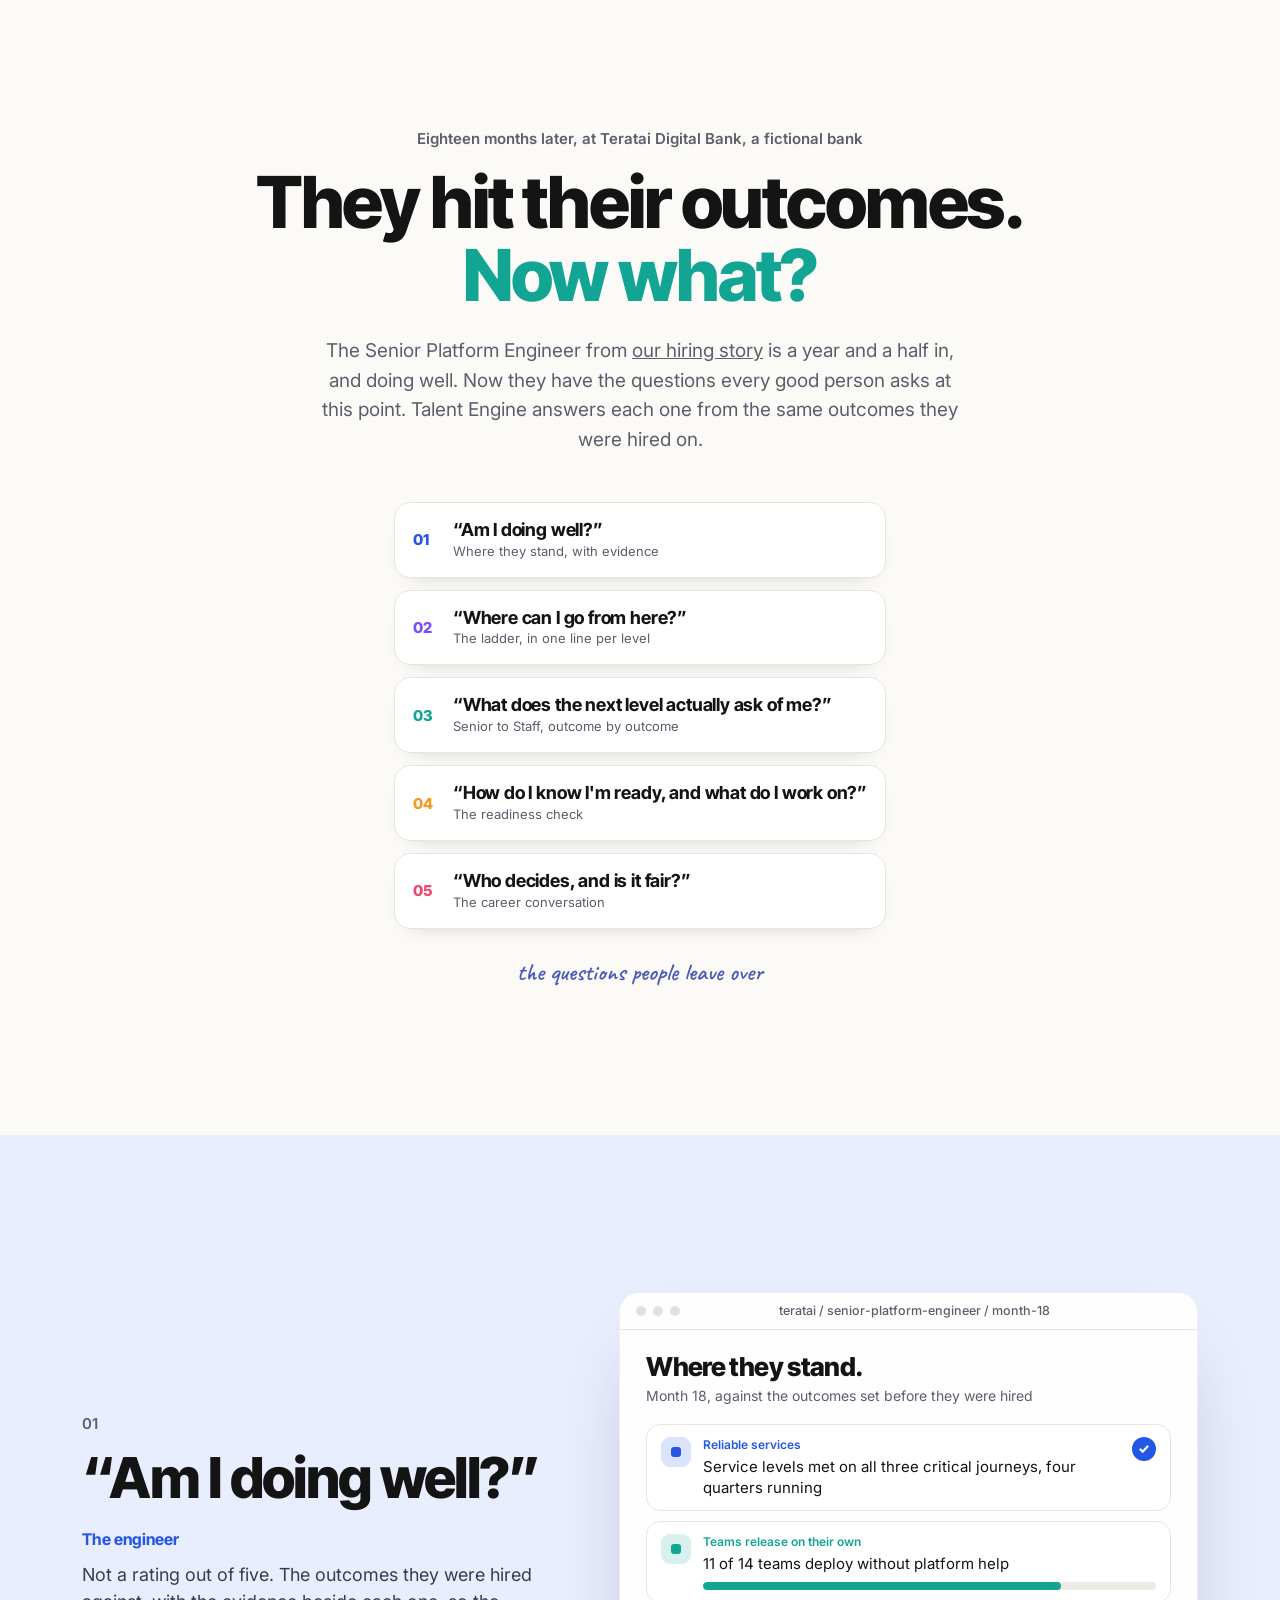
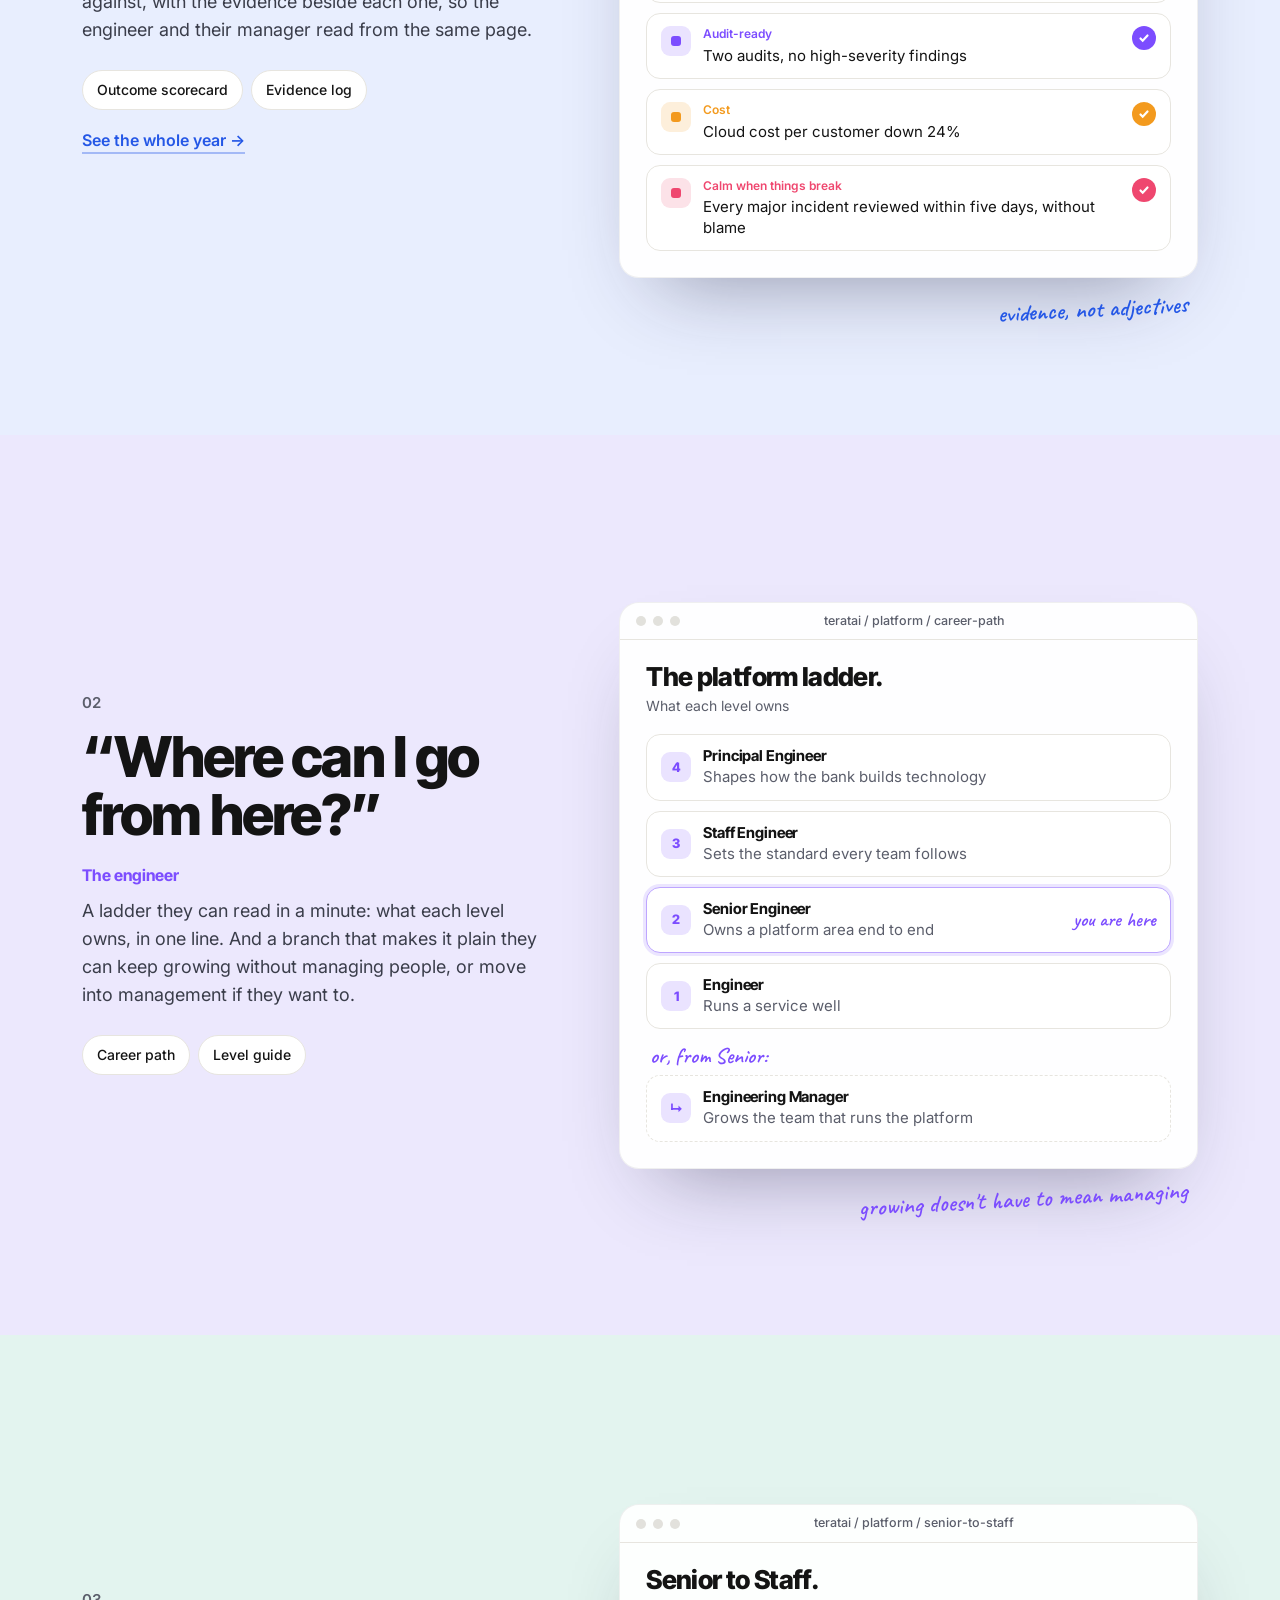
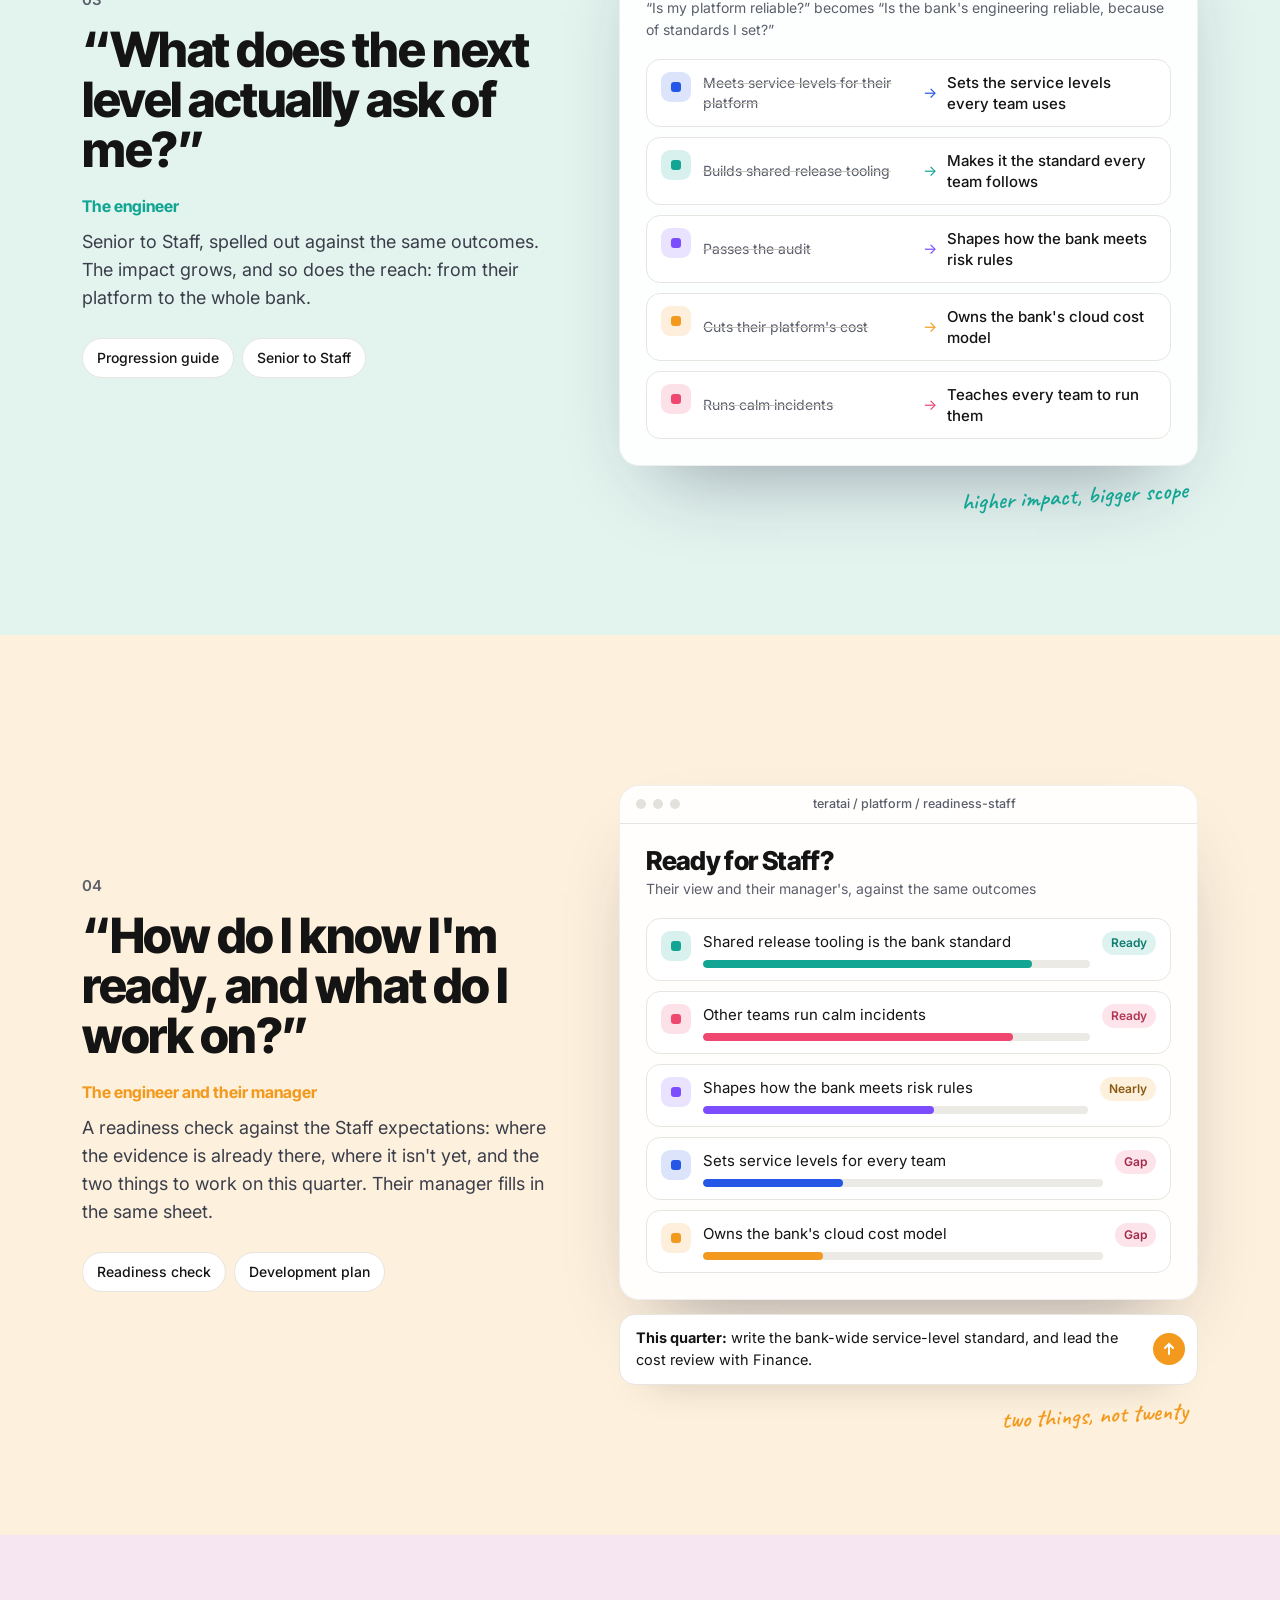
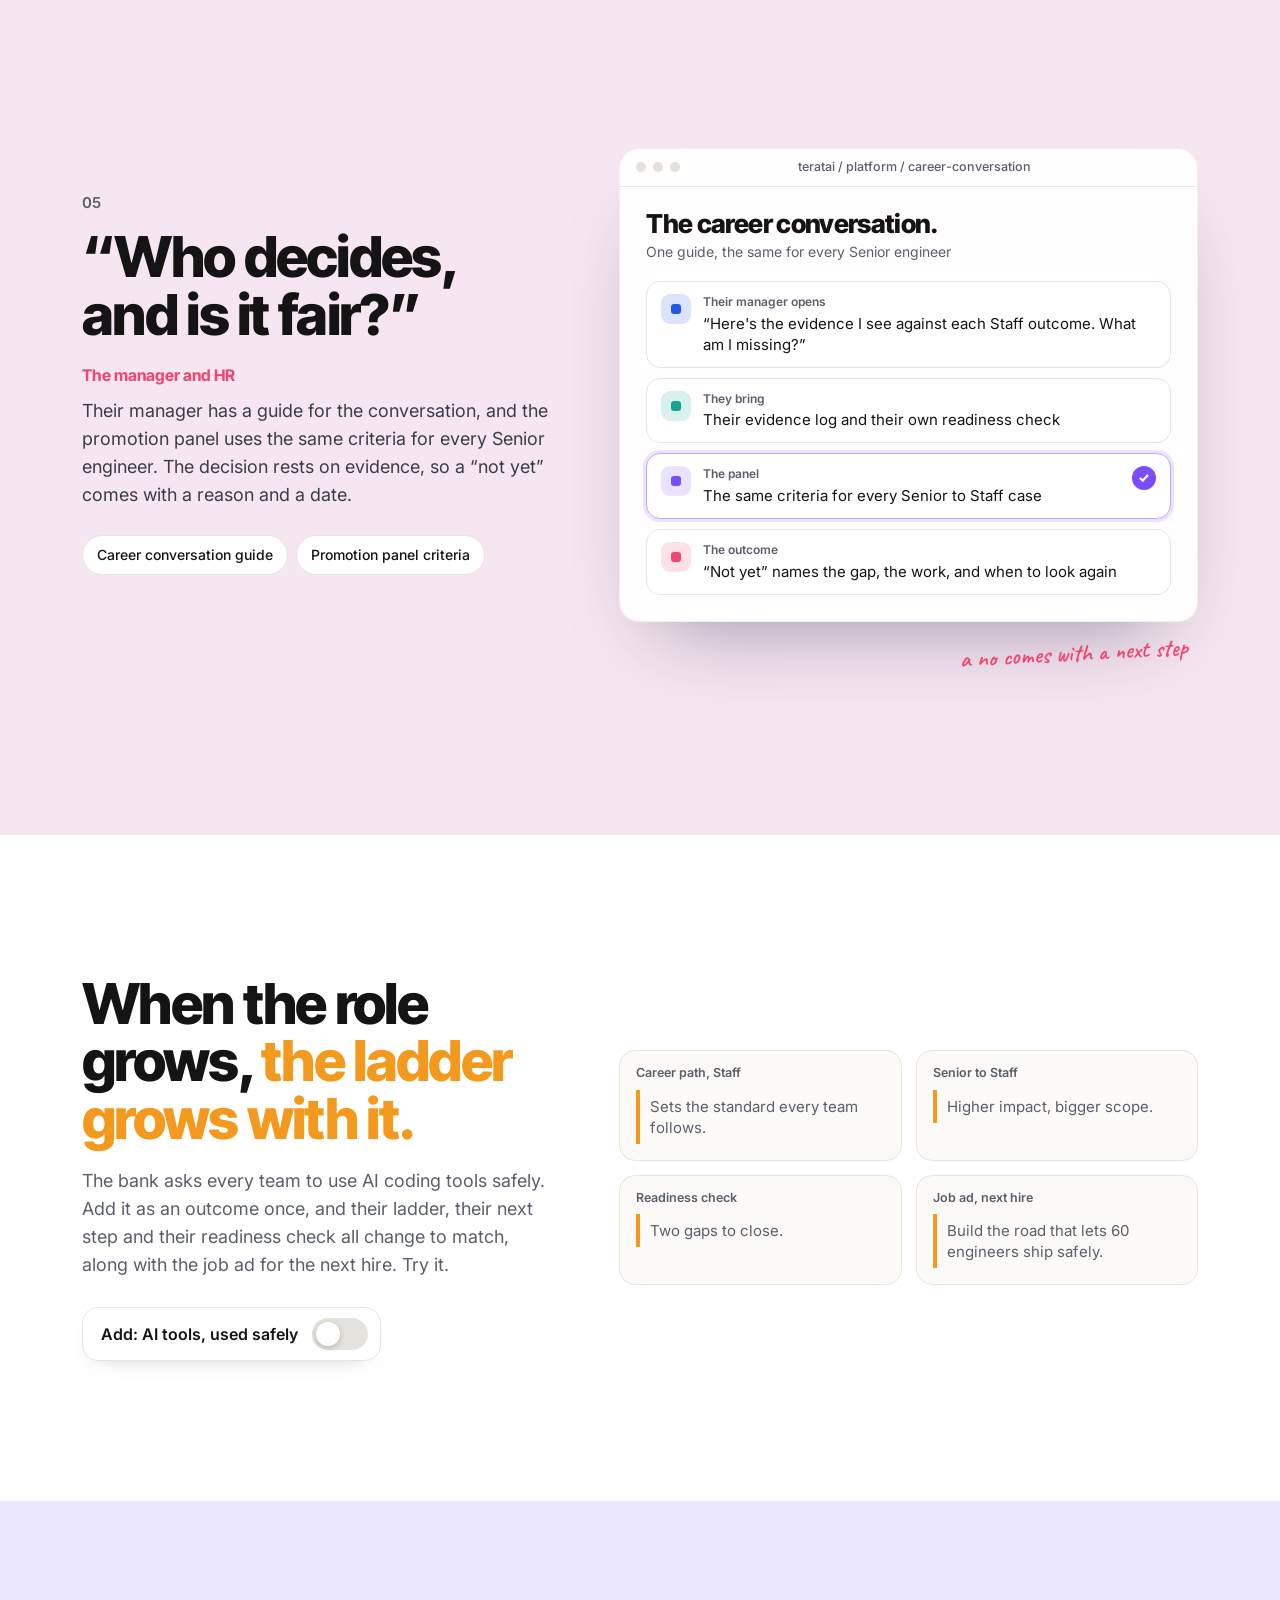
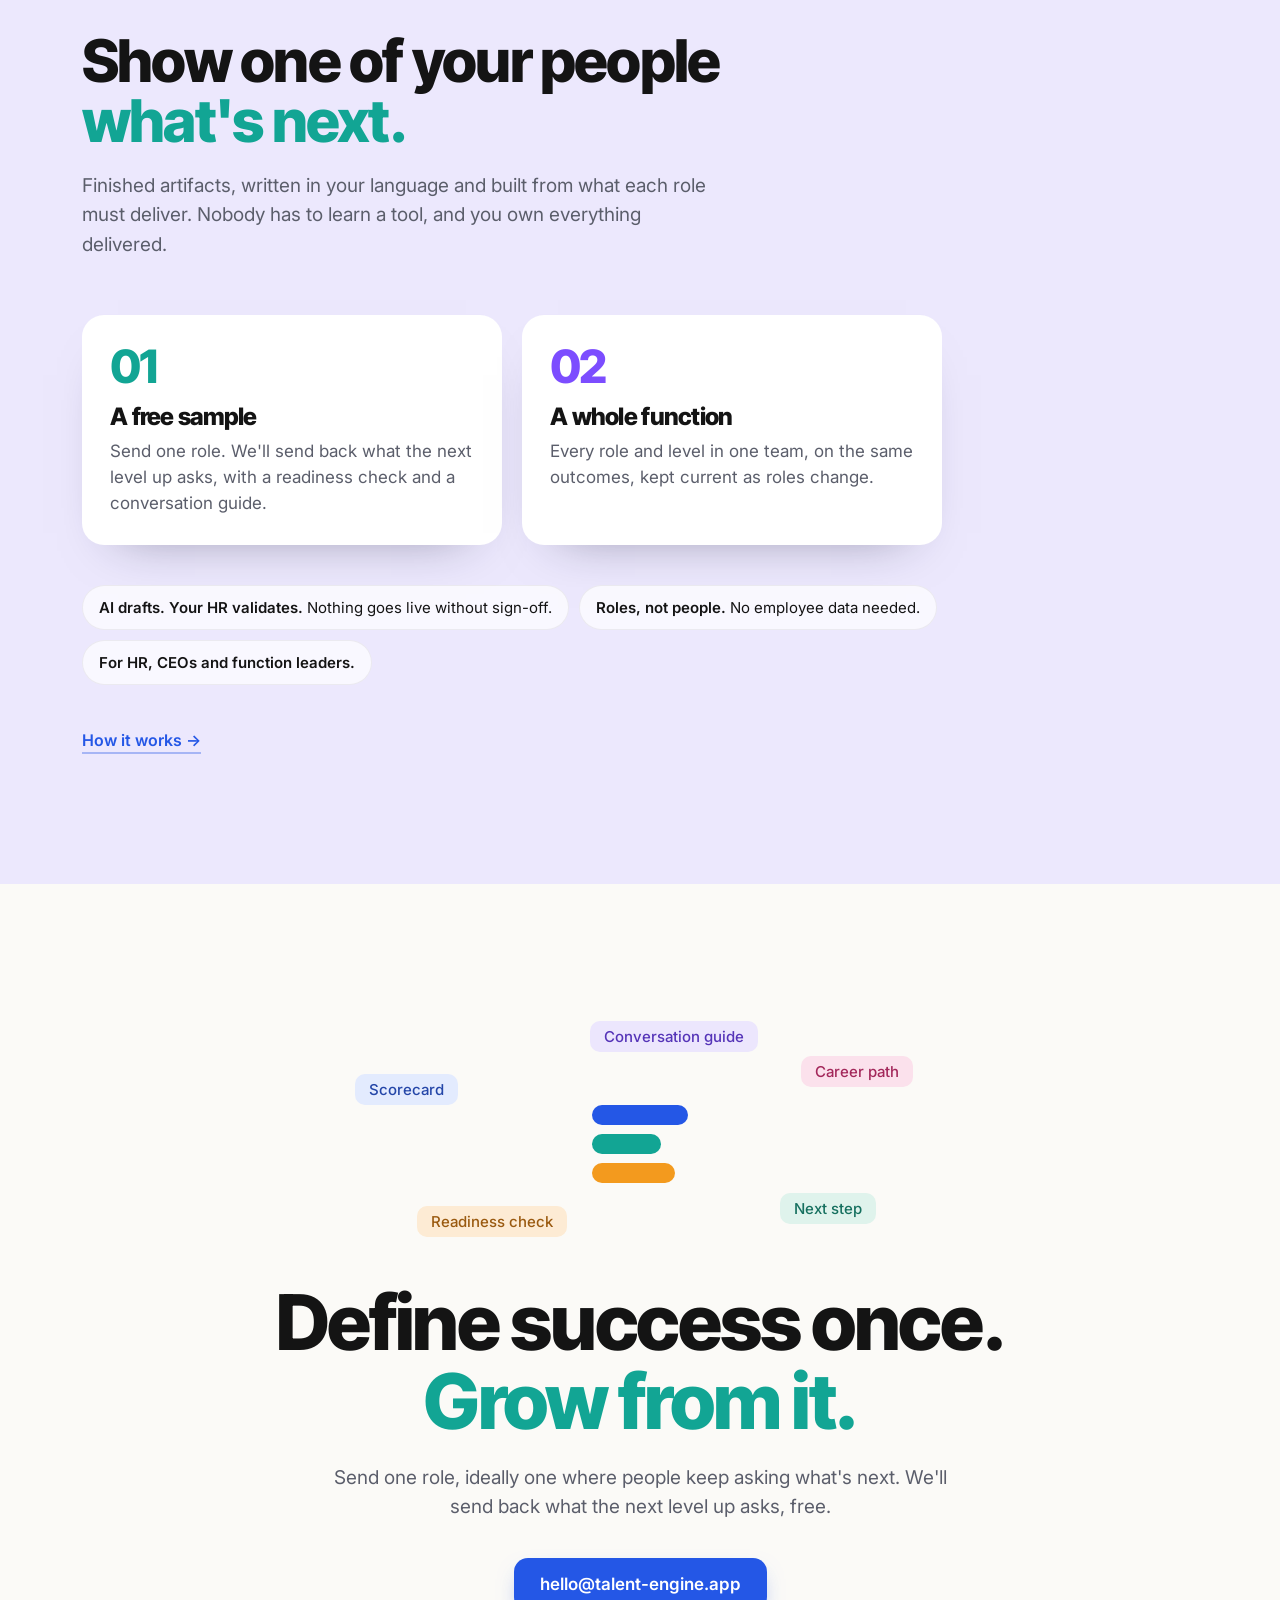
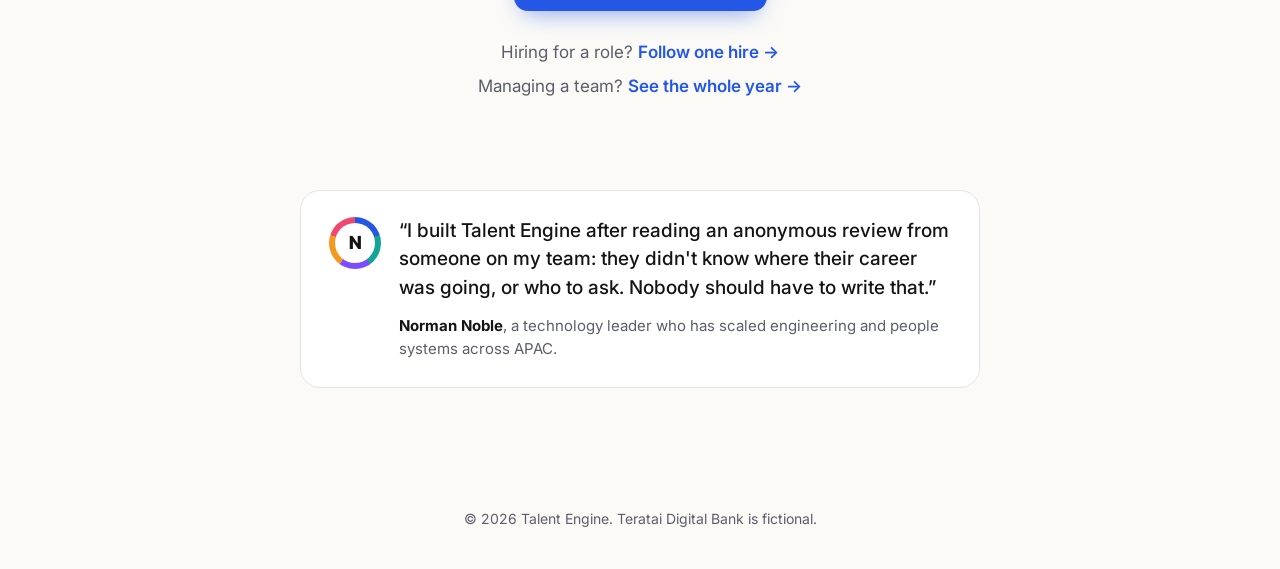
<file: careers.html>
<!doctype html>
<html lang="en">
<head>
<meta charset="utf-8">
<meta name="viewport" content="width=device-width, initial-scale=1">
<title>Talent Engine — Careers</title>
<meta name="description" content="Everyone deserves to know what's next. Talent Engine shows every person what good looks like in their role, what the next level asks, and how to know they're ready.">
<meta property="og:title" content="Talent Engine — everyone deserves to know what's next">
<meta property="og:description" content="What good looks like now, what the next level asks, and how to know you're ready. From the same outcomes you hire against.">
<meta property="og:url" content="https://talent-engine.app/careers">
<meta property="og:type" content="website">
<link rel="icon" href="data:image/svg+xml,%3Csvg xmlns='http://www.w3.org/2000/svg' viewBox='0 0 32 32'%3E%3Crect x='5' y='6' width='22' height='5' rx='2.5' fill='%232457e6'/%3E%3Crect x='5' y='13.5' width='16' height='5' rx='2.5' fill='%2312a594'/%3E%3Crect x='5' y='21' width='19' height='5' rx='2.5' fill='%23f39a1e'/%3E%3C/svg%3E">
<link rel="preconnect" href="https://fonts.googleapis.com">
<link rel="preconnect" href="https://fonts.gstatic.com" crossorigin>
<link href="https://fonts.googleapis.com/css2?family=Inter+Tight:wght@700;800&family=Inter:wght@400;500;600&family=Caveat:wght@500;600&display=swap" rel="stylesheet">
<link rel="stylesheet" href="site.css">
<style>
/* careers page only */
.hero.cr{background:var(--p2)}
.hero.cr .ring{border-color:#bfe3d7}
.lad{list-style:none;margin:0 0 14px;padding:0;display:flex;flex-direction:column-reverse;gap:7px}
.lad li{display:flex;align-items:center;gap:10px;font:600 13.5px/1 var(--sans);color:var(--soft)}
.lad li i{height:10px;border-radius:5px;background:#e6e4de;flex:none}
.lad li.on{color:var(--ink)}
.lad li.on i{background:var(--c2)}
.lad li.nx i{background:repeating-linear-gradient(90deg,var(--c3) 0 6px,transparent 6px 10px)}
.lad li.nx{color:var(--c3)}
.hero.cr .core{width:270px}
.lad em{white-space:nowrap;font:600 18px/1 var(--hand);font-style:normal;color:var(--c2);margin-left:auto}



.lvl{display:flex;align-items:center;gap:12px;background:#fff;border:1px solid var(--line);border-radius:14px;padding:12px 14px;opacity:0;transform:translateX(20px);transition:opacity .5s var(--ease),transform .5s var(--ease)}
.step.in .lvl{opacity:1;transform:none}
.lvl .t{flex:1;font-size:15px;line-height:1.35}
.lvl .t b{display:block;font:700 15px/1.2 var(--display);letter-spacing:-.01em;margin-bottom:2px}
.lvl .t span{color:var(--soft)}
.lvl .pin{flex:none;font:600 20px/1 var(--hand);color:var(--k)}
.lvl.here{border-color:color-mix(in srgb,var(--k) 50%,#fff);box-shadow:0 0 0 3px color-mix(in srgb,var(--k) 14%,transparent)}
.lvl .rung{flex:none;width:30px;height:30px;border-radius:9px;background:color-mix(in srgb,var(--k) 16%,#fff);display:grid;place-items:center;font:800 13px/1 var(--display);color:var(--k)}
.ladder{list-style:none;margin:0;padding:0;display:flex;flex-direction:column-reverse;gap:10px}
.step.in .ladder .lvl:nth-child(1){transition-delay:.3s}.step.in .ladder .lvl:nth-child(2){transition-delay:.45s}.step.in .ladder .lvl:nth-child(3){transition-delay:.6s}.step.in .ladder .lvl:nth-child(4){transition-delay:.75s}
.branch{margin:16px 0 0}
.branch .or{display:block;font:600 22px/1 var(--hand);color:var(--k);margin:0 0 8px 4px}
.branch .lvl{border-style:dashed;transition-delay:1s}
.origin{margin:90px auto 0;max-width:680px;text-align:left;background:#fff;border:1px solid var(--line);border-radius:20px;padding:26px 28px;display:flex;gap:18px;align-items:flex-start}
.origin .av{width:52px;height:52px;border-radius:50%;background:conic-gradient(var(--c1) 0 20%,var(--c2) 0 40%,var(--c3) 0 60%,var(--c4) 0 80%,var(--c5) 0);flex:none;display:grid;place-items:center}
.origin .av::after{content:"N";width:40px;height:40px;border-radius:50%;background:#fff;display:grid;place-items:center;font:800 18px/1 var(--display)}
.origin blockquote{margin:0;font:500 19px/1.5 var(--sans);color:var(--ink)}
.origin cite{display:block;margin-top:12px;font-style:normal;font-size:15px;color:var(--soft)}
.origin cite b{color:var(--ink)}
@media (max-width:560px){
  .origin{flex-direction:column}
}
</style>
</head>
<body>

<header class="bar">
  <div class="wrap">
    <a class="logo" href="index.html"><svg viewBox="0 0 32 32" aria-hidden="true"><rect x="5" y="6" width="22" height="5" rx="2.5" fill="#2457e6"/><rect x="5" y="13.5" width="16" height="5" rx="2.5" fill="#12a594"/><rect x="5" y="21" width="19" height="5" rx="2.5" fill="#f39a1e"/></svg><span class="lt">Talent Engine</span></a>
    <nav><a href="index.html">Hiring</a><a href="careers.html" aria-current="page" class="here">Careers</a><a href="performance.html">Performance</a><a href="how-it-works.html">How it works</a><a class="pill-btn" href="mailto:hello@talent-engine.app?subject=One%20role%27s%20next%20step">Send us a role</a></nav>
  </div>
</header>

<ul class="rail" id="rail" aria-label="Sections">
  <li><a href="#top"><span>Start</span></a></li>
  <li><a href="#problem"><span>The problem</span></a></li>
  <li><a href="#question"><span>Their questions</span></a></li>
  <li class="k1"><a href="#c1"><span>01 Doing well?</span></a></li>
  <li class="k3"><a href="#c2"><span>02 Where next?</span></a></li>
  <li class="k2"><a href="#c3"><span>03 The next level</span></a></li>
  <li class="k4"><a href="#c4"><span>04 Am I ready?</span></a></li>
  <li class="k5"><a href="#c5"><span>05 Who decides?</span></a></li>
  <li class="k4"><a href="#change"><span>Roles grow</span></a></li>
  <li><a href="#start"><span>How to start</span></a></li>
</ul>

<main>
<section class="hero cr" id="top">
  <div class="wrap">
    <div>
      <h1>Everyone deserves to know <span style="color:var(--c2)">what's next.</span></h1>
      <p class="lines">Every person should be able to answer three things: <br>what good looks like in their job, what the next one asks, <br>and how they'll know they're ready. <br>Talent Engine writes the answers down for every role.</p>
      <div class="ctas">
        <a class="btn" href="#question">Follow one career <svg width="16" height="16" viewBox="0 0 16 16" fill="none" stroke="currentColor" stroke-width="2" stroke-linecap="round"><path d="M8 2v12M3 9l5 5 5-5"/></svg></a>
        <a class="btn ghost" href="#start">Try it on one of your roles</a>
      </div>
    </div>
    <div class="stage" aria-hidden="true">
      <div class="ring r3"></div><div class="ring r2"></div><div class="ring r1"></div>
      <div class="qn q1">where is my career going?</div>
      <div class="qn q2">what comes next?</div>
      <div class="qn q3">what should I be working on?</div>
      <div class="qn q4">who do I even ask?</div>
      <div class="core">
        <ul class="lad">
          <li><i style="width:24%"></i>Engineer</li>
          <li class="on"><i style="width:34%"></i>Senior<em>you are here</em></li>
          <li class="nx"><i style="width:48%"></i>Staff</li>
          <li><i style="width:62%"></i>Principal</li>
        </ul>
        <b>Higher impact, bigger scope</b>
        <small>Every level, written from the role's outcomes.</small>
      </div>
      <span class="spark" style="right:34%;top:2%">✦</span><span class="spark" style="left:44%;bottom:12%;color:var(--c3);font-size:16px">✦</span>
    </div>
  </div>
</section>

<section class="problem" id="problem">
  <div class="wrap">
    <div>
      <h2>Three answers.<br>None of them <span style="color:var(--c5)">help.</span></h2>
      <p class="lead">Ask what it takes to get promoted and most people hear one of three things. None of them says what to do on Monday. So the good ones stop asking their manager and start asking recruiters.</p>
      <span class="note">sound familiar?</span>
    </div>
    <div class="mess reveal" aria-hidden="true">
      <div class="scrap s1"><span class="q">Time served?</span><b>The policy</b><p>Eligible after two years in role, on manager recommendation.</p></div>
      <div class="scrap s2"><span class="q">42 pages?</span><b>The framework</b><p>Competency_Framework_v3_FINAL.pdf. Last opened eighteen months ago.</p></div>
      <div class="scrap s3"><span class="q">Then what?</span><b>The review</b><p>Meets expectations. Keep doing what you're doing.</p></div>
    </div>
  </div>
</section>

<section class="question" id="question">
  <div class="wrap">
    <p class="eyebrow">Eighteen months later, at Teratai Digital Bank, a fictional bank</p>
    <h2>They hit their outcomes. <span style="color:var(--c2)">Now what?</span></h2>
    <p>The Senior Platform Engineer from <a href="index.html#journey">our hiring story</a> is a year and a half in, and doing well. Now they have the questions every good person asks at this point. Talent Engine answers each one from the same outcomes they were hired on.</p>
    <ol class="qs reveal outs">
      <li class="out k1"><span class="n">01</span><span><b>“Am I doing well?”</b><small>Where they stand, with evidence</small></span></li>
      <li class="out k3"><span class="n">02</span><span><b>“Where can I go from here?”</b><small>The ladder, in one line per level</small></span></li>
      <li class="out k2"><span class="n">03</span><span><b>“What does the next level actually ask of me?”</b><small>Senior to Staff, outcome by outcome</small></span></li>
      <li class="out k4"><span class="n">04</span><span><b>“How do I know I'm ready, and what do I work on?”</b><small>The readiness check</small></span></li>
      <li class="out k5"><span class="n">05</span><span><b>“Who decides, and is it fair?”</b><small>The career conversation</small></span></li>
    </ol>
    <span class="note">the questions people leave over</span>
  </div>
</section>

<div id="journey">

<section class="step k1" id="c1" style="--pb:var(--p1)">
  <div class="wrap">
    <div>
      <div class="num">01</div>
      <h2>“Am I doing well?”</h2>
      <span class="who">The engineer</span>
      <p class="copy">Not a rating out of five. The outcomes they were hired against, with the evidence beside each one, so the engineer and their manager read from the same page.</p>
      <ul class="tags"><li>Outcome scorecard</li><li>Evidence log</li></ul>
      <a class="more" href="performance.html">See the whole year →</a>
    </div>
    <div class="mockcol">
      <div class="win">
        <div class="chrome"><i></i><i></i><i></i><span>teratai / senior-platform-engineer / month-18</span></div>
        <div class="body">
          <h3>Where they stand.</h3>
          <p class="sub">Month 18, against the outcomes set before they were hired</p>
          <ul class="rows">
            <li class="row k1"><span class="tag"></span><span class="t"><small>Reliable services</small>Service levels met on all three critical journeys, four quarters running</span><span class="ok"><svg width="12" height="12" viewBox="0 0 12 12" fill="none" stroke="#fff" stroke-width="2.2" stroke-linecap="round"><path d="M2.5 6.5l2.2 2.2L9.5 3.5"/></svg></span></li>
            <li class="row k2"><span class="tag"></span><span class="t"><small>Teams release on their own</small>11 of 14 teams deploy without platform help<div class="bar2"><i style="--w:79%"></i></div></span></li>
            <li class="row k3"><span class="tag"></span><span class="t"><small>Audit-ready</small>Two audits, no high-severity findings</span><span class="ok"><svg width="12" height="12" viewBox="0 0 12 12" fill="none" stroke="#fff" stroke-width="2.2" stroke-linecap="round"><path d="M2.5 6.5l2.2 2.2L9.5 3.5"/></svg></span></li>
            <li class="row k4"><span class="tag"></span><span class="t"><small>Cost</small>Cloud cost per customer down 24%</span><span class="ok"><svg width="12" height="12" viewBox="0 0 12 12" fill="none" stroke="#fff" stroke-width="2.2" stroke-linecap="round"><path d="M2.5 6.5l2.2 2.2L9.5 3.5"/></svg></span></li>
            <li class="row k5"><span class="tag"></span><span class="t"><small>Calm when things break</small>Every major incident reviewed within five days, without blame</span><span class="ok"><svg width="12" height="12" viewBox="0 0 12 12" fill="none" stroke="#fff" stroke-width="2.2" stroke-linecap="round"><path d="M2.5 6.5l2.2 2.2L9.5 3.5"/></svg></span></li>
          </ul>
        </div>
      </div>
      <span class="note">evidence, not adjectives</span>
    </div>
  </div>
</section>

<section class="step k3" id="c2" style="--pb:var(--p5)">
  <div class="wrap">
    <div>
      <div class="num">02</div>
      <h2>“Where can I go from here?”</h2>
      <span class="who">The engineer</span>
      <p class="copy">A ladder they can read in a minute: what each level owns, in one line. And a branch that makes it plain they can keep growing without managing people, or move into management if they want to.</p>
      <ul class="tags"><li>Career path</li><li>Level guide</li></ul>
    </div>
    <div class="mockcol">
      <div class="win">
        <div class="chrome"><i></i><i></i><i></i><span>teratai / platform / career-path</span></div>
        <div class="body">
          <h3>The platform ladder.</h3>
          <p class="sub">What each level owns</p>
          <ol class="ladder">
            <li class="lvl"><span class="rung">1</span><span class="t"><b>Engineer</b><span>Runs a service well</span></span></li>
            <li class="lvl here"><span class="rung">2</span><span class="t"><b>Senior Engineer</b><span>Owns a platform area end to end</span></span><span class="pin">you are here</span></li>
            <li class="lvl"><span class="rung">3</span><span class="t"><b>Staff Engineer</b><span>Sets the standard every team follows</span></span></li>
            <li class="lvl"><span class="rung">4</span><span class="t"><b>Principal Engineer</b><span>Shapes how the bank builds technology</span></span></li>
          </ol>
          <div class="branch"><span class="or">or, from Senior:</span><div class="lvl"><span class="rung">↳</span><span class="t"><b>Engineering Manager</b><span>Grows the team that runs the platform</span></span></div></div>
        </div>
      </div>
      <span class="note">growing doesn't have to mean managing</span>
    </div>
  </div>
</section>

<section class="step k2" id="c3" style="--pb:var(--p2)">
  <div class="wrap">
    <div>
      <div class="num">03</div>
      <h2 class="long">“What does the next level actually ask of me?”</h2>
      <span class="who">The engineer</span>
      <p class="copy">Senior to Staff, spelled out against the same outcomes. The impact grows, and so does the reach: from their platform to the whole bank.</p>
      <ul class="tags"><li>Progression guide</li><li>Senior to Staff</li></ul>
    </div>
    <div class="mockcol">
      <div class="win">
        <div class="chrome"><i></i><i></i><i></i><span>teratai / platform / senior-to-staff</span></div>
        <div class="body">
          <h3>Senior to Staff.</h3>
          <p class="sub">“Is my platform reliable?” becomes “Is the bank's engineering reliable, because of standards I set?”</p>
          <ul class="rows vs5">
            <li class="row k1"><span class="tag"></span><span class="t vs"><span class="from">Meets service levels for their platform</span><span class="arrow">→</span><span class="to">Sets the service levels every team uses</span></span></li>
            <li class="row k2"><span class="tag"></span><span class="t vs"><span class="from">Builds shared release tooling</span><span class="arrow">→</span><span class="to">Makes it the standard every team follows</span></span></li>
            <li class="row k3"><span class="tag"></span><span class="t vs"><span class="from">Passes the audit</span><span class="arrow">→</span><span class="to">Shapes how the bank meets risk rules</span></span></li>
            <li class="row k4"><span class="tag"></span><span class="t vs"><span class="from">Cuts their platform's cost</span><span class="arrow">→</span><span class="to">Owns the bank's cloud cost model</span></span></li>
            <li class="row k5"><span class="tag"></span><span class="t vs"><span class="from">Runs calm incidents</span><span class="arrow">→</span><span class="to">Teaches every team to run them</span></span></li>
          </ul>
        </div>
      </div>
      <span class="note">higher impact, bigger scope</span>
    </div>
  </div>
</section>

<section class="step k4" id="c4" style="--pb:var(--p4)">
  <div class="wrap">
    <div>
      <div class="num">04</div>
      <h2 class="long">“How do I know I'm ready, and what do I work on?”</h2>
      <span class="who">The engineer and their manager</span>
      <p class="copy">A readiness check against the Staff expectations: where the evidence is already there, where it isn't yet, and the two things to work on this quarter. Their manager fills in the same sheet.</p>
      <ul class="tags"><li>Readiness check</li><li>Development plan</li></ul>
    </div>
    <div class="mockcol">
      <div class="win">
        <div class="chrome"><i></i><i></i><i></i><span>teratai / platform / readiness-staff</span></div>
        <div class="body">
          <h3>Ready for Staff?</h3>
          <p class="sub">Their view and their manager's, against the same outcomes</p>
          <ul class="rows">
            <li class="row k2"><span class="tag"></span><span class="t">Shared release tooling is the bank standard<div class="bar2"><i style="--w:85%"></i></div></span><span class="status">Ready</span></li>
            <li class="row k5"><span class="tag"></span><span class="t">Other teams run calm incidents<div class="bar2"><i style="--w:80%"></i></div></span><span class="status">Ready</span></li>
            <li class="row k3"><span class="tag"></span><span class="t">Shapes how the bank meets risk rules<div class="bar2"><i style="--w:60%"></i></div></span><span class="status close">Nearly</span></li>
            <li class="row k1"><span class="tag"></span><span class="t">Sets service levels for every team<div class="bar2"><i style="--w:35%"></i></div></span><span class="status gap">Gap</span></li>
            <li class="row k4"><span class="tag"></span><span class="t">Owns the bank's cloud cost model<div class="bar2"><i style="--w:30%"></i></div></span><span class="status gap">Gap</span></li>
          </ul>
        </div>
      </div>
      <div class="prompt k4"><span><b>This quarter:</b> write the bank-wide service-level standard, and lead the cost review with Finance.</span><span class="send"><svg width="14" height="14" viewBox="0 0 14 14" fill="none" stroke="#fff" stroke-width="2" stroke-linecap="round"><path d="M7 12V2M3 6l4-4 4 4"/></svg></span></div>
      <span class="note">two things, not twenty</span>
    </div>
  </div>
</section>

<section class="step k5" id="c5" style="--pb:var(--p3)">
  <div class="wrap">
    <div>
      <div class="num">05</div>
      <h2>“Who decides, and is it fair?”</h2>
      <span class="who">The manager and HR</span>
      <p class="copy">Their manager has a guide for the conversation, and the promotion panel uses the same criteria for every Senior engineer. The decision rests on evidence, so a “not yet” comes with a reason and a date.</p>
      <ul class="tags"><li>Career conversation guide</li><li>Promotion panel criteria</li></ul>
    </div>
    <div class="mockcol">
      <div class="win">
        <div class="chrome"><i></i><i></i><i></i><span>teratai / platform / career-conversation</span></div>
        <div class="body">
          <h3>The career conversation.</h3>
          <p class="sub">One guide, the same for every Senior engineer</p>
          <ul class="rows conv">
            <li class="row k1"><span class="tag"></span><span class="t"><small>Their manager opens</small>“Here's the evidence I see against each Staff outcome. What am I missing?”</span></li>
            <li class="row k2"><span class="tag"></span><span class="t"><small>They bring</small>Their evidence log and their own readiness check</span></li>
            <li class="row k3 sel"><span class="tag"></span><span class="t"><small>The panel</small>The same criteria for every Senior to Staff case</span><span class="ok"><svg width="12" height="12" viewBox="0 0 12 12" fill="none" stroke="#fff" stroke-width="2.2" stroke-linecap="round"><path d="M2.5 6.5l2.2 2.2L9.5 3.5"/></svg></span></li>
            <li class="row k5"><span class="tag"></span><span class="t"><small>The outcome</small>“Not yet” names the gap, the work, and when to look again</span></li>
          </ul>
        </div>
      </div>
      <span class="note">a no comes with a next step</span>
    </div>
  </div>
</section>
</div>

<section class="change" id="change">
  <div class="wrap">
    <div>
      <h2>When the role grows, <span style="color:var(--c4)">the ladder grows with it.</span></h2>
      <p>The bank asks every team to use AI coding tools safely. Add it as an outcome once, and their ladder, their next step and their readiness check all change to match, along with the job ad for the next hire. Try it.</p>
      <button class="switch" type="button" id="switch" aria-pressed="false">Add: AI tools, used safely <span class="knob"></span></button>
    </div>
    <div class="minis" aria-live="polite">
      <div class="mini"><b>Career path, Staff</b><p>Sets the standard every team follows<span class="alt">, including how they use AI tools</span>.</p></div>
      <div class="mini"><b>Senior to Staff</b><p><span class="was">Higher impact, bigger scope.</span><span class="alt">Writes the bank's rules for AI-assisted code.</span></p></div>
      <div class="mini"><b>Readiness check</b><p><span class="was">Two gaps to close.</span><span class="alt">A third gap: AI tool guidance. Start with one team.</span></p></div>
      <div class="mini"><b>Job ad, next hire</b><p>Build the road that lets 60 engineers ship safely<span class="alt">, with AI tools</span>.</p></div>
    </div>
  </div>
</section>

<section class="offer" id="start">
  <div class="wrap">
    <h2>Show one of your people <span style="color:var(--c2)">what's next.</span></h2>
    <p class="lead">Finished artifacts, written in your language and built from what each role must deliver. Nobody has to learn a tool, and you own everything delivered.</p>
    <ol class="steps3 steps2">
      <li class="k2"><div class="n">01</div><h3>A free sample</h3><p>Send one role. We'll send back what the next level up asks, with a readiness check and a conversation guide.</p></li>
      <li class="k3"><div class="n">02</div><h3>A whole function</h3><p>Every role and level in one team, on the same outcomes, kept current as roles change.</p></li>
    </ol>
    <ul class="promise">
      <li><b>AI drafts. Your HR validates.</b> Nothing goes live without sign-off.</li>
      <li><b>Roles, not people.</b> No employee data needed.</li>
      <li><b>For HR, CEOs and function leaders.</b></li>
    </ul>
    <a class="more k1" href="how-it-works.html">How it works →</a>
  </div>
</section>

<section class="close">
  <div class="wrap">
    <div class="cloud" aria-hidden="true">
      <span class="chipf f1">Scorecard</span><span class="chipf f2">Career path</span><span class="chipf f3">Readiness check</span><span class="chipf f4">Next step</span><span class="chipf f5">Conversation guide</span>
      <div class="logo-big"><i class="k1" style="width:100%"></i><i class="k2" style="width:72%"></i><i class="k4" style="width:86%"></i></div>
    </div>
    <h2>Define success once.<br><span style="color:var(--c2)">Grow from it.</span></h2>
    <p>Send one role, ideally one where people keep asking what's next. We'll send back what the next level up asks, free.</p>
    <div class="ctas"><a class="btn" href="mailto:hello@talent-engine.app?subject=One%20role%27s%20next%20step">hello@talent-engine.app</a></div>
    <p class="cross">Hiring for a role? <a href="index.html#journey">Follow one hire →</a></p>
    <p class="cross" style="margin-top:8px!important">Managing a team? <a href="performance.html">See the whole year →</a></p>
    <div class="origin"><span class="av" aria-hidden="true"></span>
      <div><blockquote>“I built Talent Engine after reading an anonymous review from someone on my team: they didn't know where their career was going, or who to ask. Nobody should have to write that.”</blockquote>
      <cite><b>Norman Noble</b>, a technology leader who has scaled engineering and people systems across APAC.</cite></div>
    </div>
  </div>
</section>
</main>
<footer>© 2026 Talent Engine. Teratai Digital Bank is fictional.</footer>
<script src="site.js"></script>
</body>
</html>
</file>
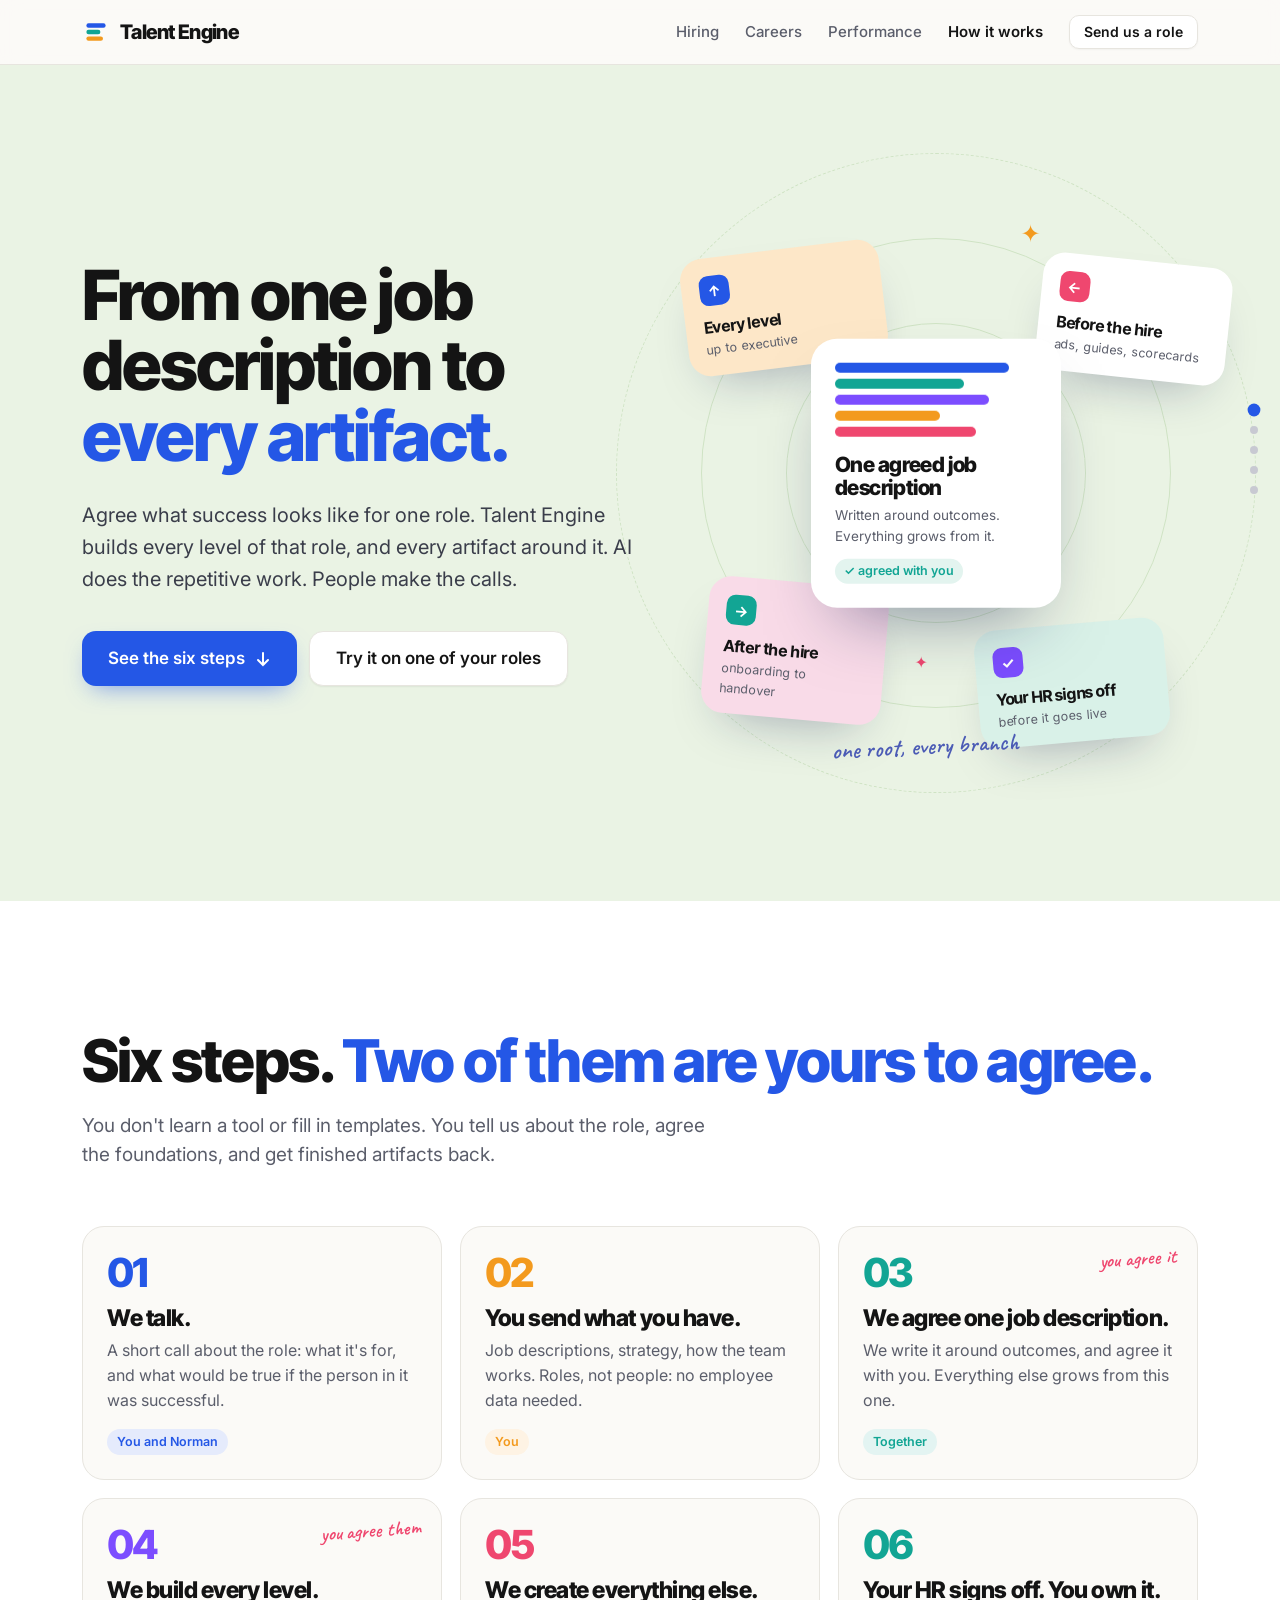
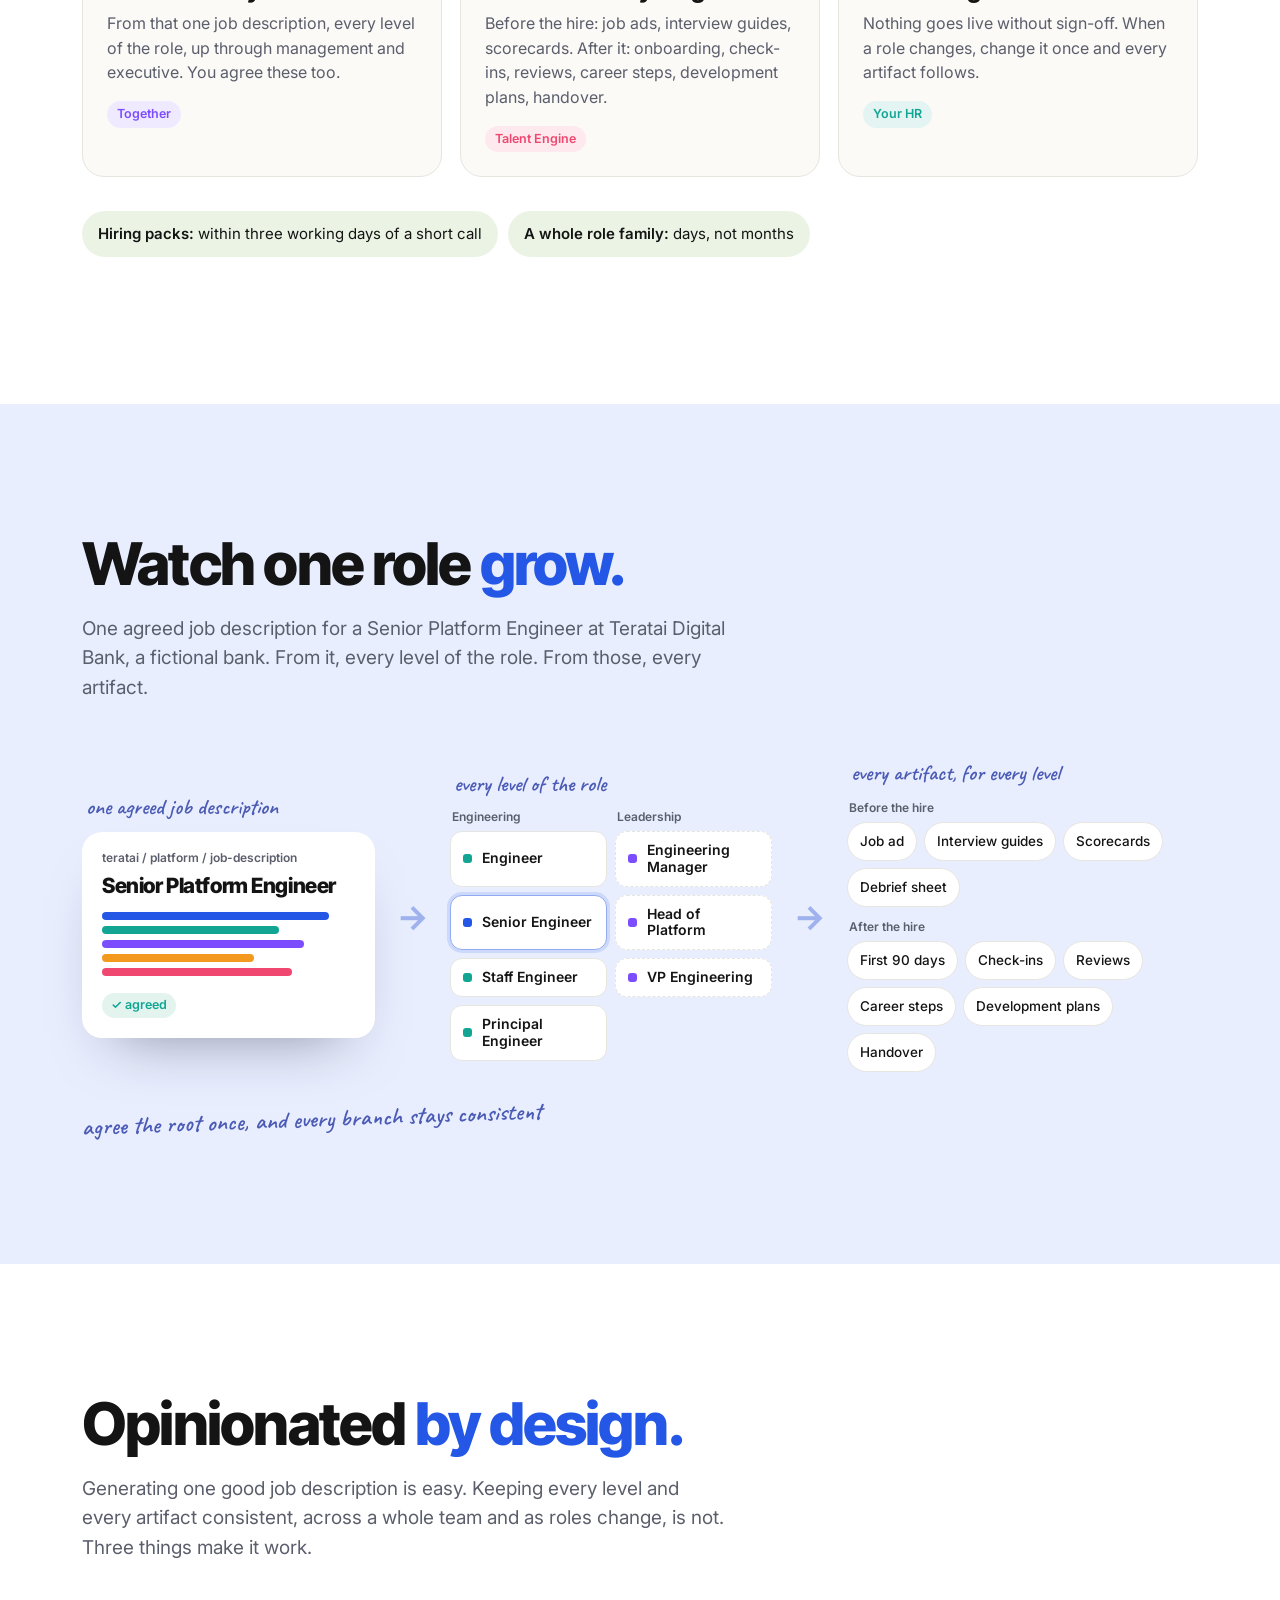
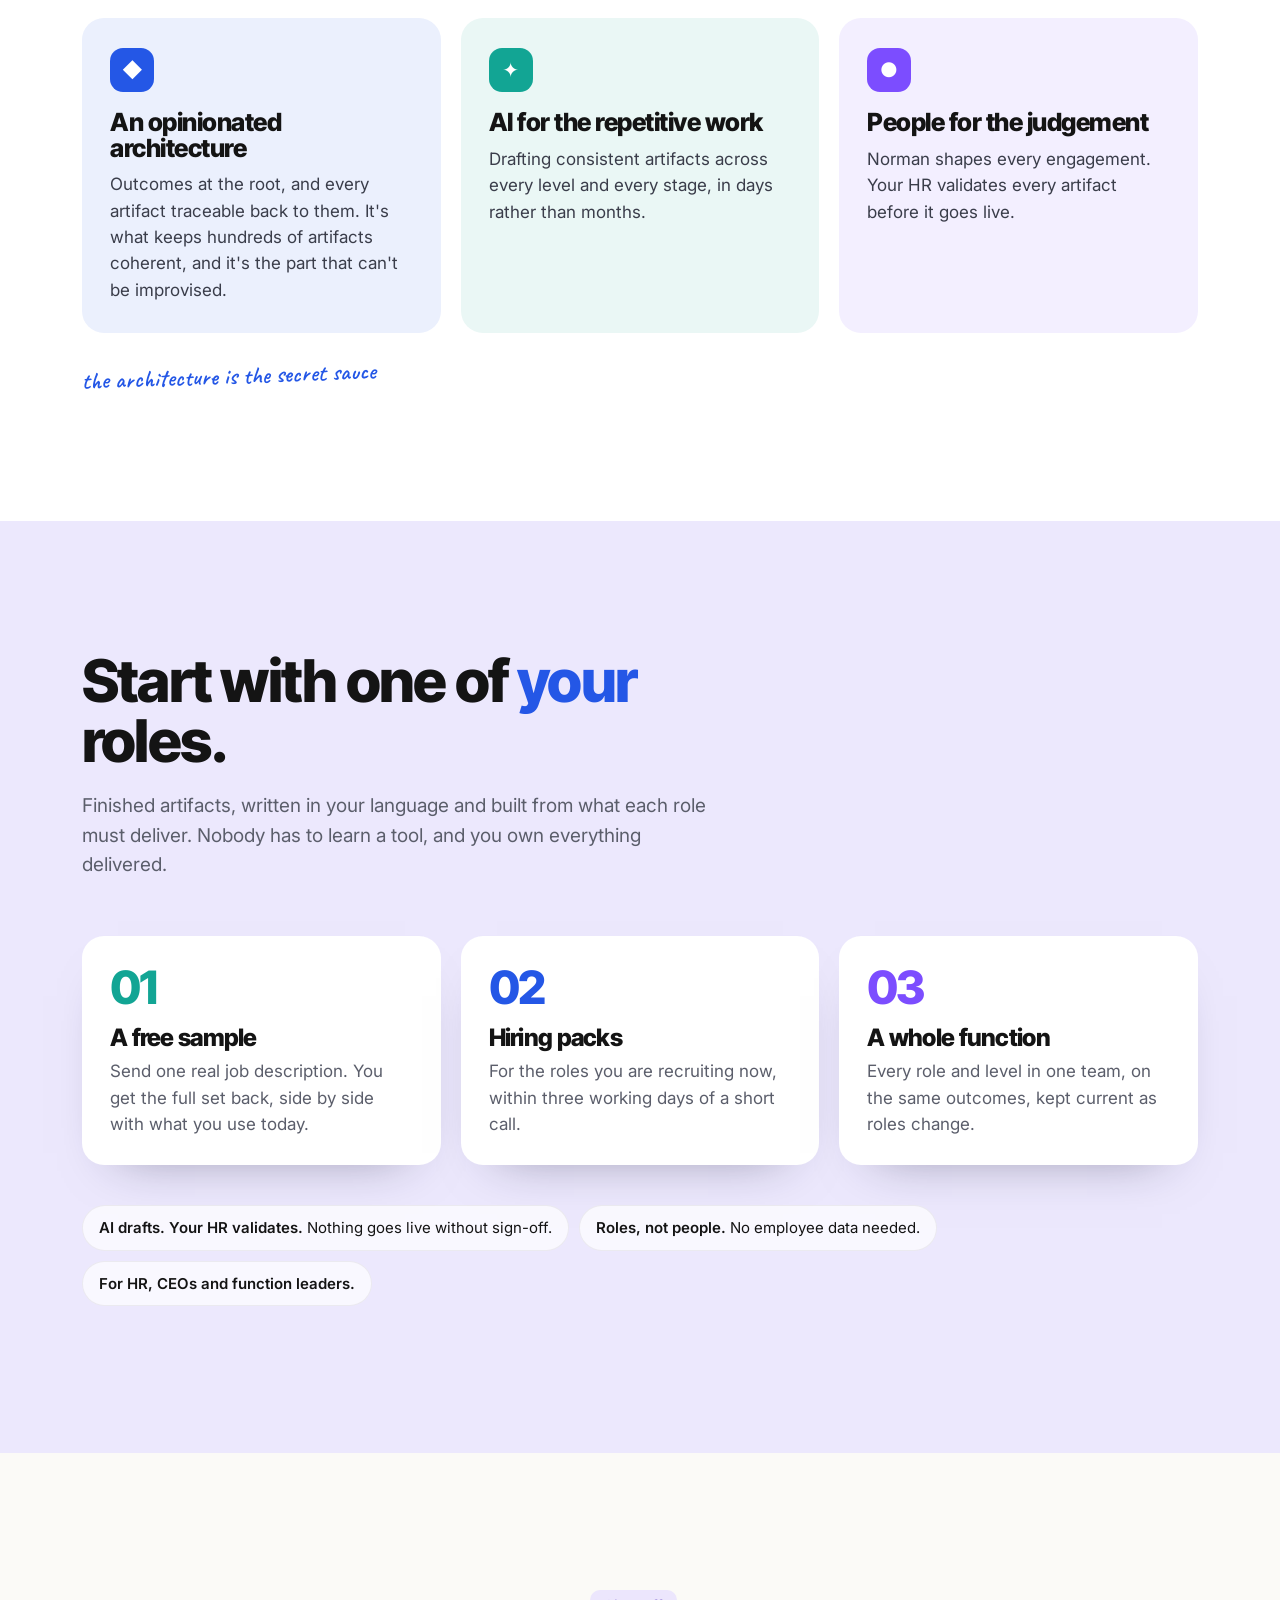
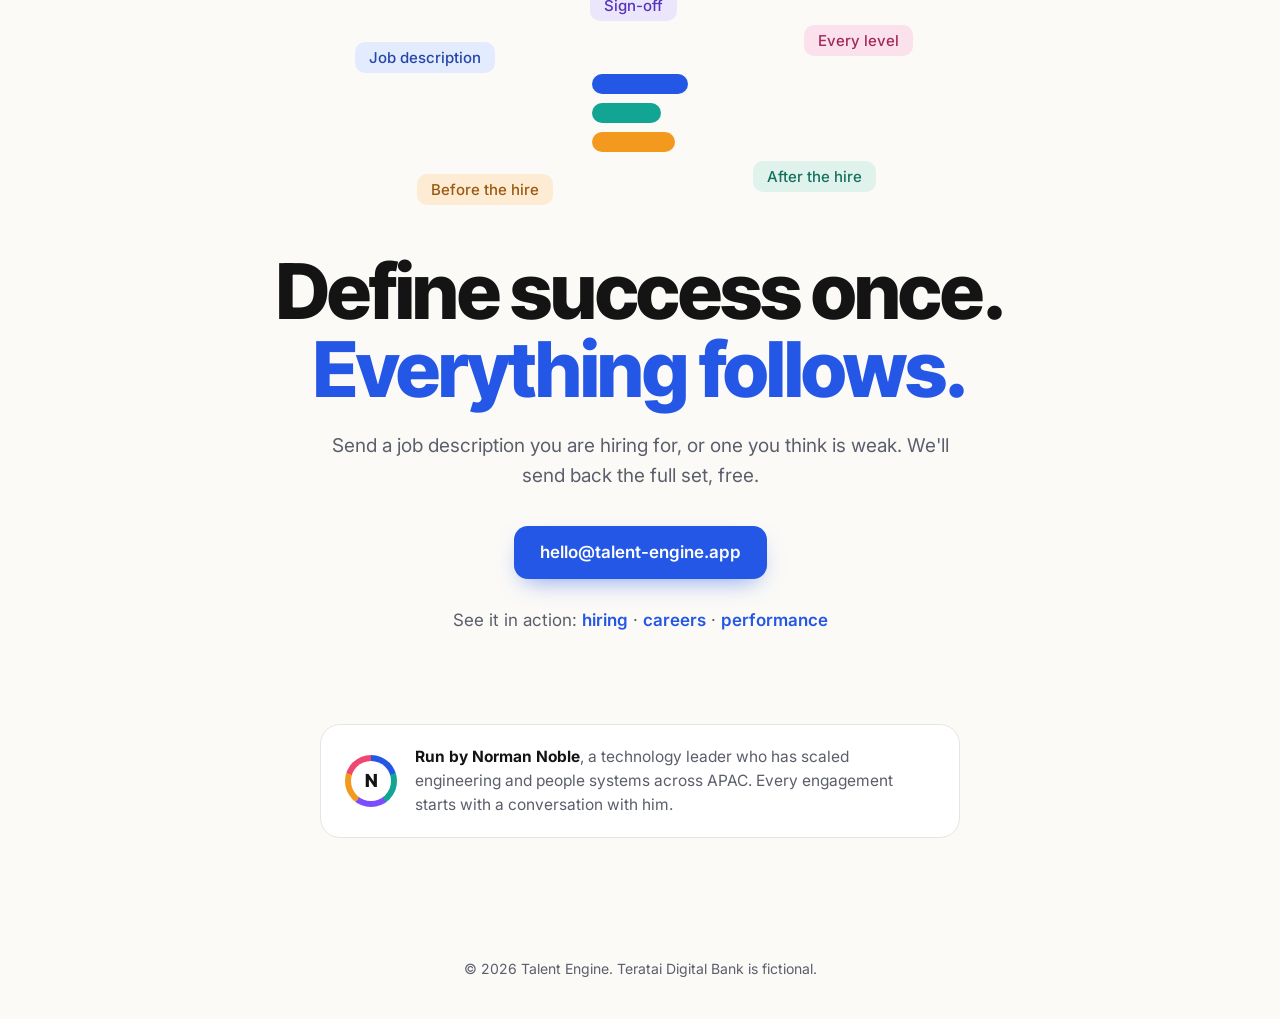
<file: how-it-works.html>
<!doctype html>
<html lang="en">
<head>
<meta charset="utf-8">
<meta name="viewport" content="width=device-width, initial-scale=1">
<title>Talent Engine — How it works</title>
<meta name="description" content="From one agreed job description to every level of a role and every artifact around it. An opinionated architecture, AI for the repetitive work, and people for the judgement.">
<meta property="og:title" content="Talent Engine — how it works">
<meta property="og:description" content="Agree one job description. Talent Engine builds every level of the role and every artifact around it, and your HR signs off.">
<meta property="og:url" content="https://talent-engine.app/how-it-works">
<meta property="og:type" content="website">
<link rel="icon" href="data:image/svg+xml,%3Csvg xmlns='http://www.w3.org/2000/svg' viewBox='0 0 32 32'%3E%3Crect x='5' y='6' width='22' height='5' rx='2.5' fill='%232457e6'/%3E%3Crect x='5' y='13.5' width='16' height='5' rx='2.5' fill='%2312a594'/%3E%3Crect x='5' y='21' width='19' height='5' rx='2.5' fill='%23f39a1e'/%3E%3C/svg%3E">
<link rel="preconnect" href="https://fonts.googleapis.com">
<link rel="preconnect" href="https://fonts.gstatic.com" crossorigin>
<link href="https://fonts.googleapis.com/css2?family=Inter+Tight:wght@700;800&family=Inter:wght@400;500;600&family=Caveat:wght@500;600&display=swap" rel="stylesheet">
<link rel="stylesheet" href="site.css">
<style>
/* how-it-works page only */
.hero.hw{background:var(--p6)}
.hero.hw .ring{border-color:#cfe3c4}
.hero.hw h1{font-size:clamp(42px,5.4vw,80px)}
.hero.hw .core{width:250px}
.hero.hw .core .ok2{display:inline-flex;align-items:center;gap:6px;margin-top:12px;font:600 12.5px/1 var(--sans);color:var(--c2);background:#e3f4ef;padding:6px 9px;border-radius:999px}

.six-sec{padding:130px 0;background:#fff}
.six-sec h2,.flow-sec h2,.why h2{font-size:clamp(38px,4.6vw,64px);font-weight:800}
.six-sec .lead,.flow-sec .lead,.why .lead{font-size:19px;color:var(--soft);max-width:34em;margin:20px 0 0}
.six{display:grid;grid-template-columns:repeat(3,1fr);gap:18px;margin:56px 0 0;padding:0;list-style:none}
.six li{position:relative;background:var(--bg);border:1px solid var(--line);border-radius:22px;padding:26px 24px 24px;opacity:0;transform:translateY(20px);transition:opacity .5s var(--ease),transform .5s var(--ease)}
.six.in li{opacity:1;transform:none}
.six.in li:nth-child(2){transition-delay:.08s}.six.in li:nth-child(3){transition-delay:.16s}.six.in li:nth-child(4){transition-delay:.24s}.six.in li:nth-child(5){transition-delay:.32s}.six.in li:nth-child(6){transition-delay:.4s}
.six .n{font:800 40px/1 var(--display);color:var(--k);letter-spacing:-.04em}
.six h3{font-size:23px;font-weight:800;margin:14px 0 8px;letter-spacing:-.02em}
.six p{margin:0;color:var(--soft);font-size:16px}
.six .by{display:inline-block;margin-top:16px;font:600 12.5px/1 var(--sans);color:var(--k);background:color-mix(in srgb,var(--k) 12%,#fff);padding:7px 10px;border-radius:999px}
.six .gate{position:absolute;top:22px;right:20px;font:600 20px/1 var(--hand);color:var(--c5);transform:rotate(-4deg)}
.timing{display:flex;flex-wrap:wrap;gap:10px;margin-top:34px;padding:0;list-style:none}
.timing li{background:var(--p6);border-radius:999px;padding:11px 16px;font-size:15px}
.timing b{font-weight:600}

.flow-sec{padding:130px 0;background:var(--p1)}
.flow{display:grid;grid-template-columns:1fr auto 1.1fr auto 1.2fr;gap:22px;align-items:center;margin-top:60px}
.flow .arrow{font:700 34px/1 var(--display);color:#9fb2ee}
.fcol{display:grid;gap:10px}
.fcol .cap{font:600 22px/1 var(--hand);color:#4b5bb5;margin:0 0 4px 4px}
.jd{background:#fff;border-radius:20px;padding:20px;box-shadow:0 30px 60px -34px rgba(30,30,60,.5)}
.jd small{display:block;font:600 12px/1 var(--sans);color:var(--soft);margin-bottom:10px}
.jd b{display:block;font:800 21px/1.15 var(--display);letter-spacing:-.02em}
.jd .bars{display:grid;gap:6px;margin:14px 0}
.jd .bars i{height:8px;border-radius:4px;background:var(--k)}
.jd .agreed{display:inline-flex;gap:6px;align-items:center;font:600 12.5px/1 var(--sans);color:var(--c2);background:#e3f4ef;padding:6px 9px;border-radius:999px}
.tier{display:flex;align-items:center;gap:10px;background:#fff;border:1px solid var(--line);border-radius:12px;padding:10px 12px;font:600 14px/1.2 var(--sans);opacity:0;transform:translateX(-14px);transition:opacity .45s var(--ease),transform .45s var(--ease)}
.tier i{width:9px;height:9px;border-radius:3px;background:var(--k);flex:none}
.tier.root{border-color:color-mix(in srgb,var(--c1) 50%,#fff);box-shadow:0 0 0 3px color-mix(in srgb,var(--c1) 14%,transparent)}
.tier.mg{border-style:dashed}
.tiers{display:grid;grid-template-columns:1fr 1fr;gap:8px}
.tiers .lab{grid-column:span 1;font:600 12px/1 var(--sans);color:var(--soft);margin:2px 0 0 2px}
.arts{display:grid;gap:14px}
.arts .grp b{display:block;font:600 12px/1 var(--sans);color:var(--soft);margin:0 0 8px 2px}
.chips{display:flex;flex-wrap:wrap;gap:7px}
.chips span{background:#fff;border:1px solid var(--line);border-radius:999px;padding:8px 12px;font-size:13.5px;font-weight:500;opacity:0;transform:scale(.9);transition:opacity .4s var(--ease),transform .4s var(--ease)}
.flow.in .tier,.flow.in .chips span{opacity:1;transform:none}
.flow.in .tier:nth-of-type(2){transition-delay:.1s}.flow.in .tier:nth-of-type(3){transition-delay:.2s}.flow.in .tier:nth-of-type(4){transition-delay:.3s}.flow.in .tier:nth-of-type(5){transition-delay:.4s}.flow.in .tier:nth-of-type(6){transition-delay:.5s}.flow.in .tier:nth-of-type(7){transition-delay:.6s}.flow.in .tier:nth-of-type(8){transition-delay:.7s}
.flow.in .chips span{transition-delay:.8s}.flow.in .grp:nth-child(2) .chips span{transition-delay:1.05s}
.flow-sec .note{position:static;display:inline-block;margin-top:34px;transform:rotate(-2deg)}

.why{padding:130px 0;background:#fff}
.pillars{display:grid;grid-template-columns:repeat(3,1fr);gap:20px;margin:56px 0 0;padding:0;list-style:none}
.pillars li{border-radius:22px;padding:30px 28px;background:color-mix(in srgb,var(--k) 9%,#fff)}
.pillars .ic{width:44px;height:44px;border-radius:13px;background:var(--k);display:grid;place-items:center;color:#fff;font:800 20px/1 var(--display)}
.pillars h3{font-size:25px;font-weight:800;margin:18px 0 10px;letter-spacing:-.02em}
.pillars p{margin:0;color:#3a3d4a}
.why .note{position:static;display:inline-block;margin-top:30px;color:var(--c1);transform:rotate(-2deg)}

@media (max-width:960px){
  .six,.pillars{grid-template-columns:1fr 1fr}
  .flow{grid-template-columns:1fr}
  .flow .arrow{transform:rotate(90deg);justify-self:center}
}
@media (max-width:560px){
  .six,.pillars{grid-template-columns:1fr}
}
@media (prefers-reduced-motion:reduce){
  .six li,.tier,.chips span{opacity:1!important;transform:none!important}
}
</style>
</head>
<body>

<header class="bar">
  <div class="wrap">
    <a class="logo" href="index.html"><svg viewBox="0 0 32 32" aria-hidden="true"><rect x="5" y="6" width="22" height="5" rx="2.5" fill="#2457e6"/><rect x="5" y="13.5" width="16" height="5" rx="2.5" fill="#12a594"/><rect x="5" y="21" width="19" height="5" rx="2.5" fill="#f39a1e"/></svg><span class="lt">Talent Engine</span></a>
    <nav><a href="index.html">Hiring</a><a href="careers.html">Careers</a><a href="performance.html">Performance</a><a href="how-it-works.html" aria-current="page" class="here">How it works</a><a class="pill-btn" href="mailto:hello@talent-engine.app?subject=A%20role%20for%20Talent%20Engine">Send us a role</a></nav>
  </div>
</header>

<ul class="rail" id="rail" aria-label="Sections">
  <li><a href="#top"><span>Start</span></a></li>
  <li class="k1"><a href="#steps"><span>Six steps</span></a></li>
  <li class="k2"><a href="#flow"><span>One role grows</span></a></li>
  <li class="k3"><a href="#why"><span>Why it works</span></a></li>
  <li><a href="#start"><span>How to start</span></a></li>
</ul>

<main>
<section class="hero hw" id="top">
  <div class="wrap">
    <div>
      <h1>From one job description to <span class="blue">every artifact.</span></h1>
      <p class="lines">Agree what success looks like for one role. Talent Engine builds every level of that role, and every artifact around it. AI does the repetitive work. People make the calls.</p>
      <div class="ctas">
        <a class="btn" href="#steps">See the six steps <svg width="16" height="16" viewBox="0 0 16 16" fill="none" stroke="currentColor" stroke-width="2" stroke-linecap="round"><path d="M8 2v12M3 9l5 5 5-5"/></svg></a>
        <a class="btn ghost" href="#start">Try it on one of your roles</a>
      </div>
    </div>
    <div class="stage" aria-hidden="true">
      <div class="ring r3"></div><div class="ring r2"></div><div class="ring r1"></div>
      <div class="tile t1"><div class="ic" style="background:#2457e6">↑</div><b>Every level</b><small>up to executive</small></div>
      <div class="tile t2"><div class="ic" style="background:#ef476f">←</div><b>Before the hire</b><small>ads, guides, scorecards</small></div>
      <div class="tile t3"><div class="ic" style="background:#12a594">→</div><b>After the hire</b><small>onboarding to handover</small></div>
      <div class="tile t4"><div class="ic" style="background:#7c4dff">✓</div><b>Your HR signs off</b><small>before it goes live</small></div>
      <div class="core">
        <div class="mark"><i class="k1"></i><i class="k2"></i><i class="k3"></i><i class="k4"></i><i class="k5"></i></div>
        <b>One agreed job description</b>
        <small>Written around outcomes. Everything grows from it.</small>
        <span class="ok2">✓ agreed with you</span>
      </div>
      <span class="spark" style="right:30%;top:4%">✦</span><span class="spark" style="left:46%;bottom:14%;color:var(--c5);font-size:16px">✦</span>
      <span class="note">one root, every branch</span>
    </div>
  </div>
</section>

<section class="six-sec" id="steps">
  <div class="wrap">
    <h2>Six steps. <span class="blue">Two of them are yours to agree.</span></h2>
    <p class="lead">You don't learn a tool or fill in templates. You tell us about the role, agree the foundations, and get finished artifacts back.</p>
    <ol class="six reveal">
      <li class="k1"><div class="n">01</div><h3>We talk.</h3><p>A short call about the role: what it's for, and what would be true if the person in it was successful.</p><span class="by">You and Norman</span></li>
      <li class="k4"><div class="n">02</div><h3>You send what you have.</h3><p>Job descriptions, strategy, how the team works. Roles, not people: no employee data needed.</p><span class="by">You</span></li>
      <li class="k2"><span class="gate">you agree it</span><div class="n">03</div><h3>We agree one job description.</h3><p>We write it around outcomes, and agree it with you. Everything else grows from this one.</p><span class="by">Together</span></li>
      <li class="k3"><span class="gate">you agree them</span><div class="n">04</div><h3>We build every level.</h3><p>From that one job description, every level of the role, up through management and executive. You agree these too.</p><span class="by">Together</span></li>
      <li class="k5"><div class="n">05</div><h3>We create everything else.</h3><p>Before the hire: job ads, interview guides, scorecards. After it: onboarding, check-ins, reviews, career steps, development plans, handover.</p><span class="by">Talent Engine</span></li>
      <li class="k2"><div class="n">06</div><h3>Your HR signs off. You own it.</h3><p>Nothing goes live without sign-off. When a role changes, change it once and every artifact follows.</p><span class="by">Your HR</span></li>
    </ol>
    <ul class="timing">
      <li><b>Hiring packs:</b> within three working days of a short call</li>
      <li><b>A whole role family:</b> days, not months</li>
    </ul>
  </div>
</section>

<section class="flow-sec" id="flow">
  <div class="wrap">
    <h2>Watch one role <span class="blue">grow.</span></h2>
    <p class="lead">One agreed job description for a Senior Platform Engineer at Teratai Digital Bank, a fictional bank. From it, every level of the role. From those, every artifact.</p>
    <div class="flow reveal">
      <div class="fcol">
        <p class="cap">one agreed job description</p>
        <div class="jd">
          <small>teratai / platform / job-description</small>
          <b>Senior Platform Engineer</b>
          <div class="bars"><i class="k1" style="width:90%"></i><i class="k2" style="width:70%"></i><i class="k3" style="width:80%"></i><i class="k4" style="width:60%"></i><i class="k5" style="width:75%"></i></div>
          <span class="agreed">✓ agreed</span>
        </div>
      </div>
      <div class="arrow" aria-hidden="true">→</div>
      <div class="fcol">
        <p class="cap">every level of the role</p>
        <div class="tiers">
          <span class="lab">Engineering</span><span class="lab">Leadership</span>
          <div class="tier k2"><i></i>Engineer</div><div class="tier k3 mg"><i></i>Engineering Manager</div>
          <div class="tier root k1"><i></i>Senior Engineer</div><div class="tier k3 mg"><i></i>Head of Platform</div>
          <div class="tier k2"><i></i>Staff Engineer</div><div class="tier k3 mg"><i></i>VP Engineering</div>
          <div class="tier k2"><i></i>Principal Engineer</div>
        </div>
      </div>
      <div class="arrow" aria-hidden="true">→</div>
      <div class="fcol arts">
        <p class="cap">every artifact, for every level</p>
        <div class="grp"><b>Before the hire</b><div class="chips"><span>Job ad</span><span>Interview guides</span><span>Scorecards</span><span>Debrief sheet</span></div></div>
        <div class="grp"><b>After the hire</b><div class="chips"><span>First 90 days</span><span>Check-ins</span><span>Reviews</span><span>Career steps</span><span>Development plans</span><span>Handover</span></div></div>
      </div>
    </div>
    <span class="note">agree the root once, and every branch stays consistent</span>
  </div>
</section>

<section class="why" id="why">
  <div class="wrap">
    <h2>Opinionated <span class="blue">by design.</span></h2>
    <p class="lead">Generating one good job description is easy. Keeping every level and every artifact consistent, across a whole team and as roles change, is not. Three things make it work.</p>
    <ul class="pillars">
      <li class="k1"><div class="ic">◆</div><h3>An opinionated architecture</h3><p>Outcomes at the root, and every artifact traceable back to them. It's what keeps hundreds of artifacts coherent, and it's the part that can't be improvised.</p></li>
      <li class="k2"><div class="ic">✦</div><h3>AI for the repetitive work</h3><p>Drafting consistent artifacts across every level and every stage, in days rather than months.</p></li>
      <li class="k3"><div class="ic">●</div><h3>People for the judgement</h3><p>Norman shapes every engagement. Your HR validates every artifact before it goes live.</p></li>
    </ul>
    <span class="note">the architecture is the secret sauce</span>
  </div>
</section>

<section class="offer" id="start">
  <div class="wrap">
    <h2>Start with one of <span class="blue">your</span> roles.</h2>
    <p class="lead">Finished artifacts, written in your language and built from what each role must deliver. Nobody has to learn a tool, and you own everything delivered.</p>
    <ol class="steps3">
      <li class="k2"><div class="n">01</div><h3>A free sample</h3><p>Send one real job description. You get the full set back, side by side with what you use today.</p></li>
      <li class="k1"><div class="n">02</div><h3>Hiring packs</h3><p>For the roles you are recruiting now, within three working days of a short call.</p></li>
      <li class="k3"><div class="n">03</div><h3>A whole function</h3><p>Every role and level in one team, on the same outcomes, kept current as roles change.</p></li>
    </ol>
    <ul class="promise">
      <li><b>AI drafts. Your HR validates.</b> Nothing goes live without sign-off.</li>
      <li><b>Roles, not people.</b> No employee data needed.</li>
      <li><b>For HR, CEOs and function leaders.</b></li>
    </ul>
  </div>
</section>

<section class="close">
  <div class="wrap">
    <div class="cloud" aria-hidden="true">
      <span class="chipf f1">Job description</span><span class="chipf f2">Every level</span><span class="chipf f3">Before the hire</span><span class="chipf f4">After the hire</span><span class="chipf f5">Sign-off</span>
      <div class="logo-big"><i class="k1" style="width:100%"></i><i class="k2" style="width:72%"></i><i class="k4" style="width:86%"></i></div>
    </div>
    <h2>Define success once.<br><span class="blue">Everything follows.</span></h2>
    <p>Send a job description you are hiring for, or one you think is weak. We'll send back the full set, free.</p>
    <div class="ctas"><a class="btn" href="mailto:hello@talent-engine.app?subject=A%20role%20for%20Talent%20Engine">hello@talent-engine.app</a></div>
    <p class="cross">See it in action: <a href="index.html#journey">hiring</a> · <a href="careers.html">careers</a> · <a href="performance.html">performance</a></p>
    <div class="byline"><span class="av" aria-hidden="true"></span><p><b>Run by Norman Noble</b>, a technology leader who has scaled engineering and people systems across APAC. Every engagement starts with a conversation with him.</p></div>
  </div>
</section>
</main>
<footer>© 2026 Talent Engine. Teratai Digital Bank is fictional.</footer>
<script src="site.js"></script>
</body>
</html>
</file>
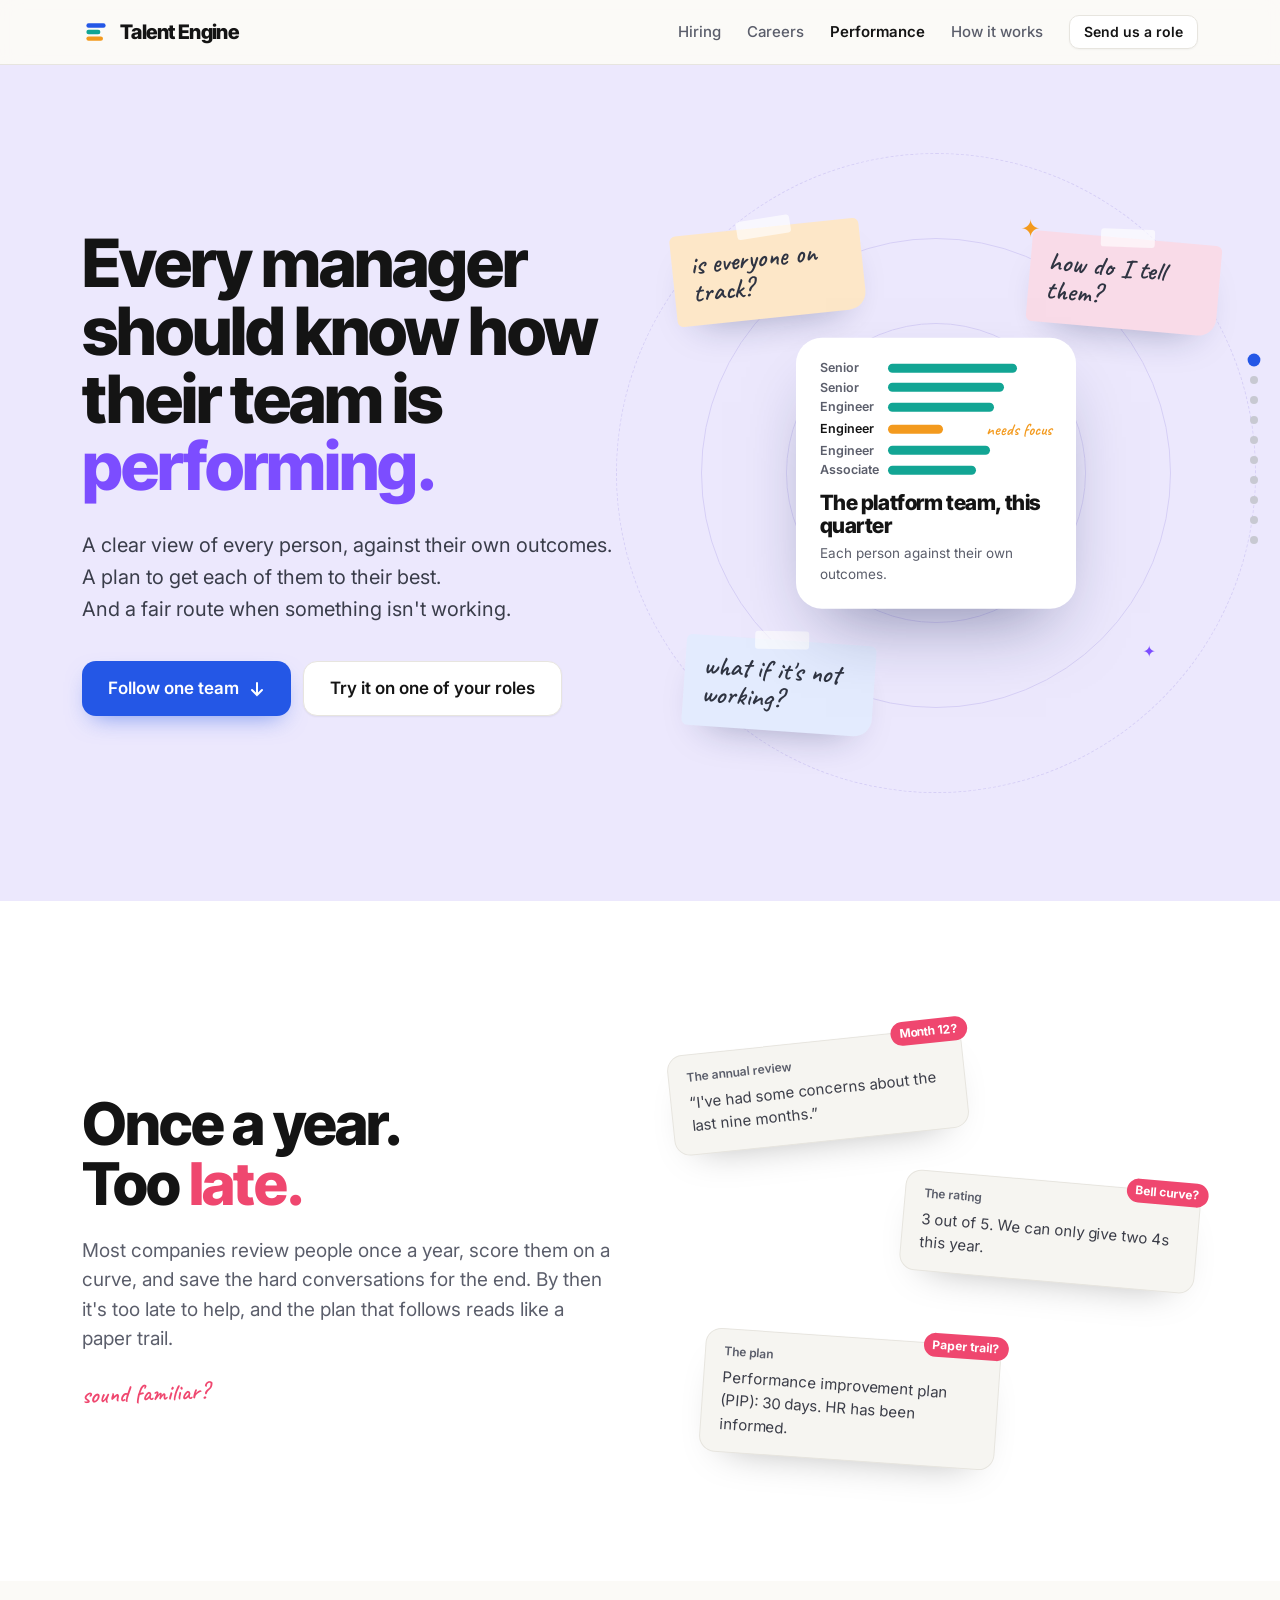
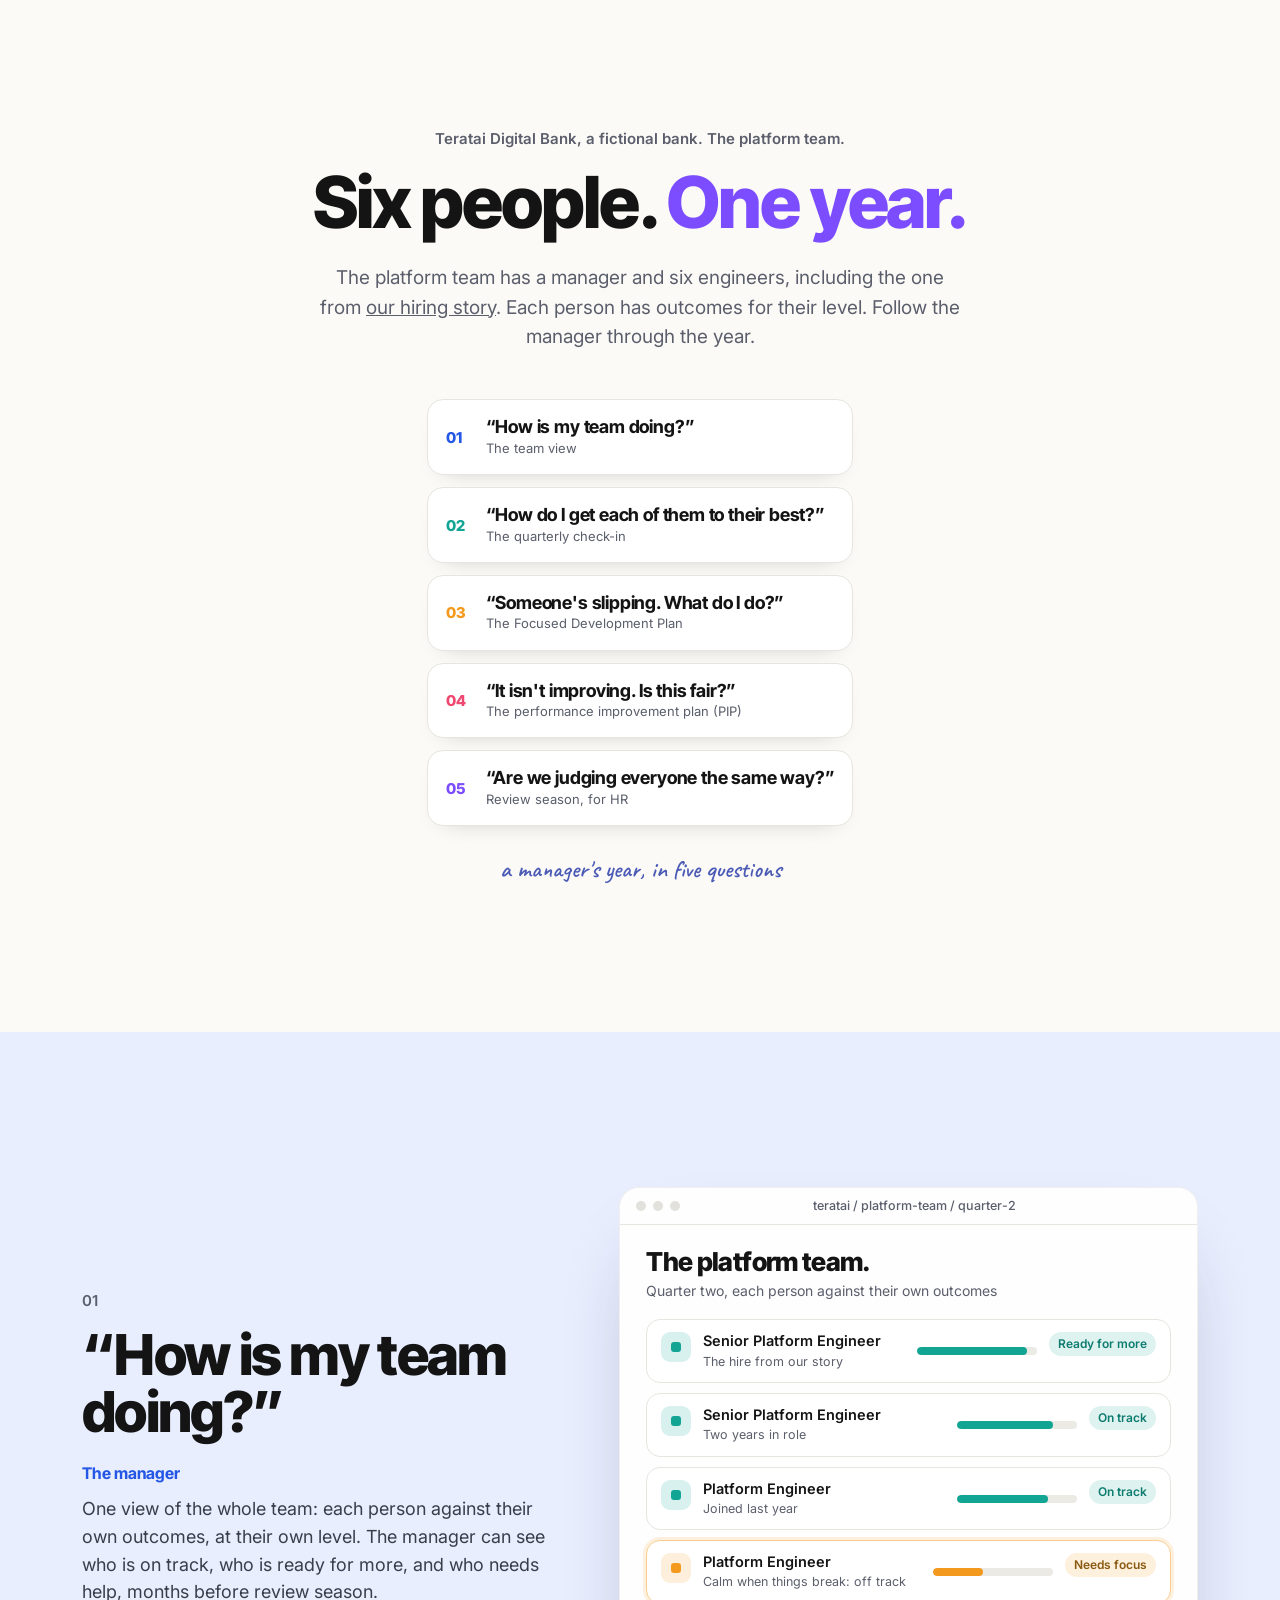
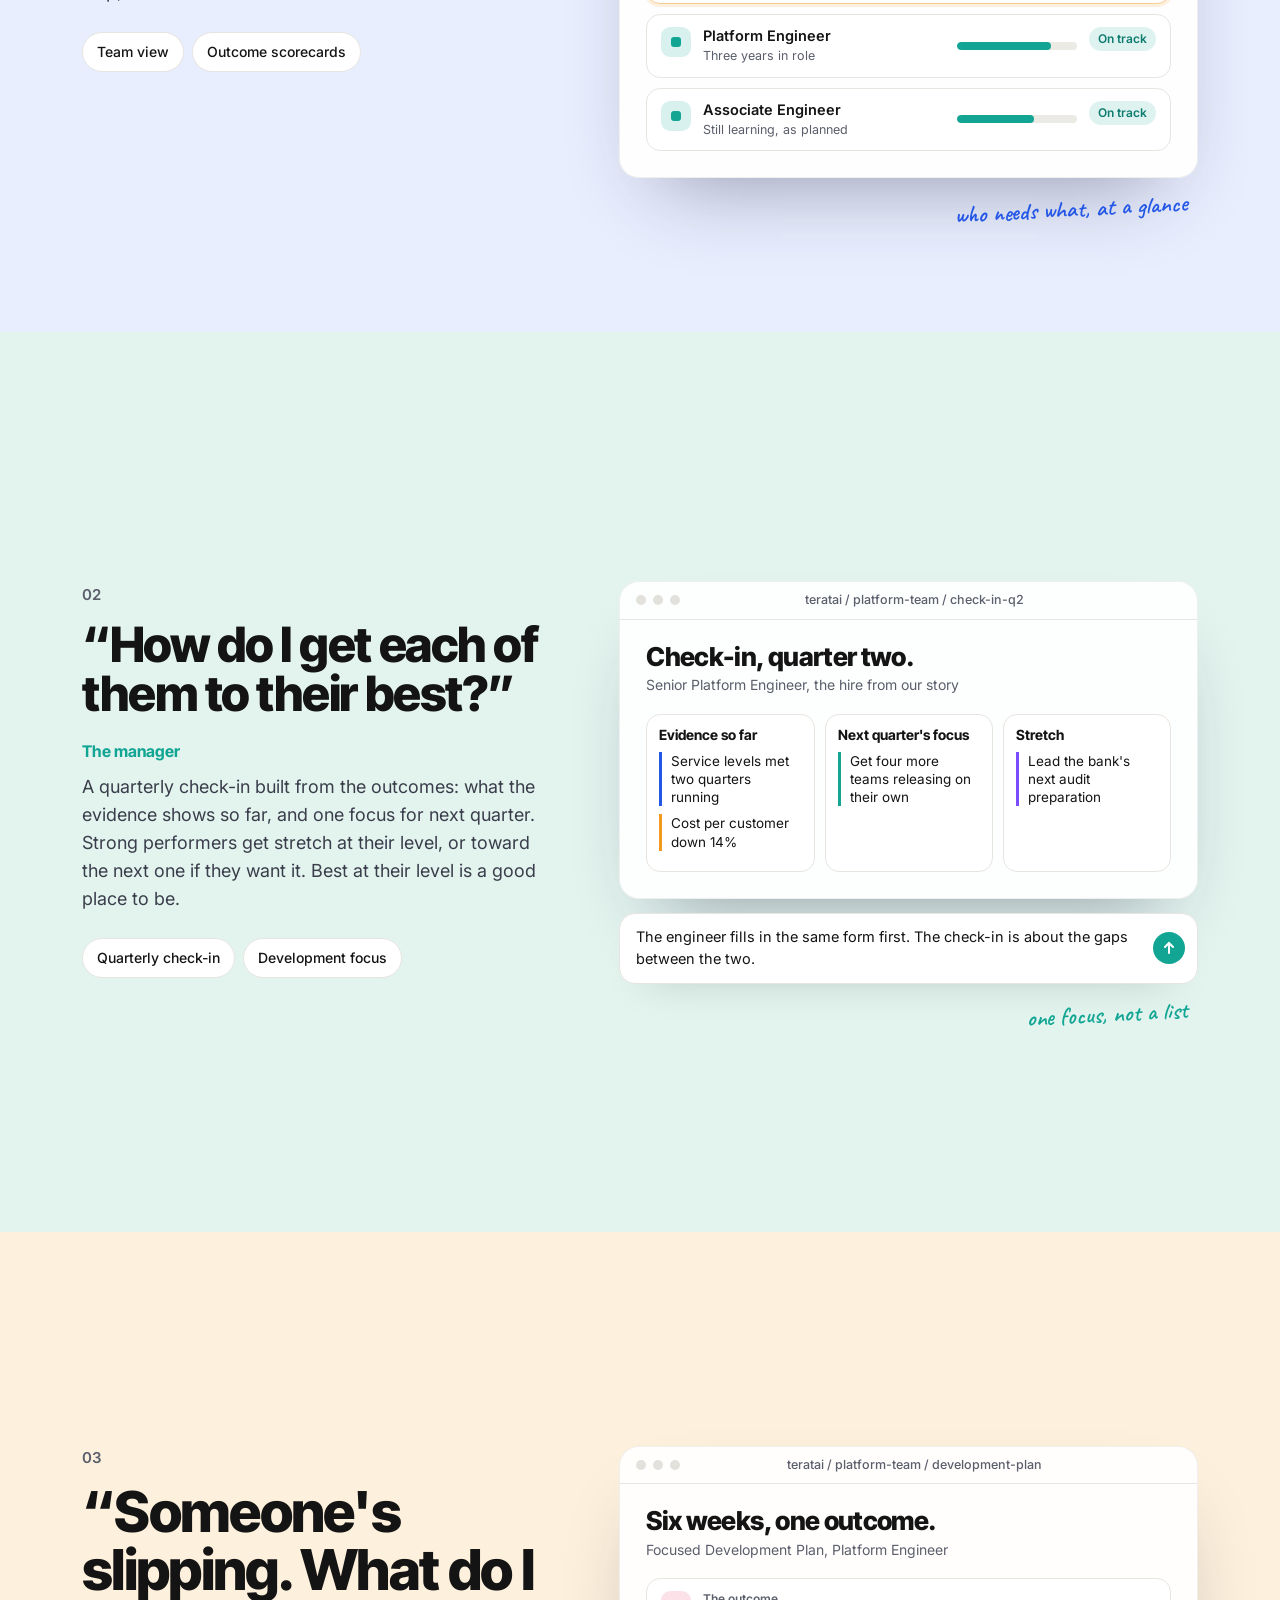
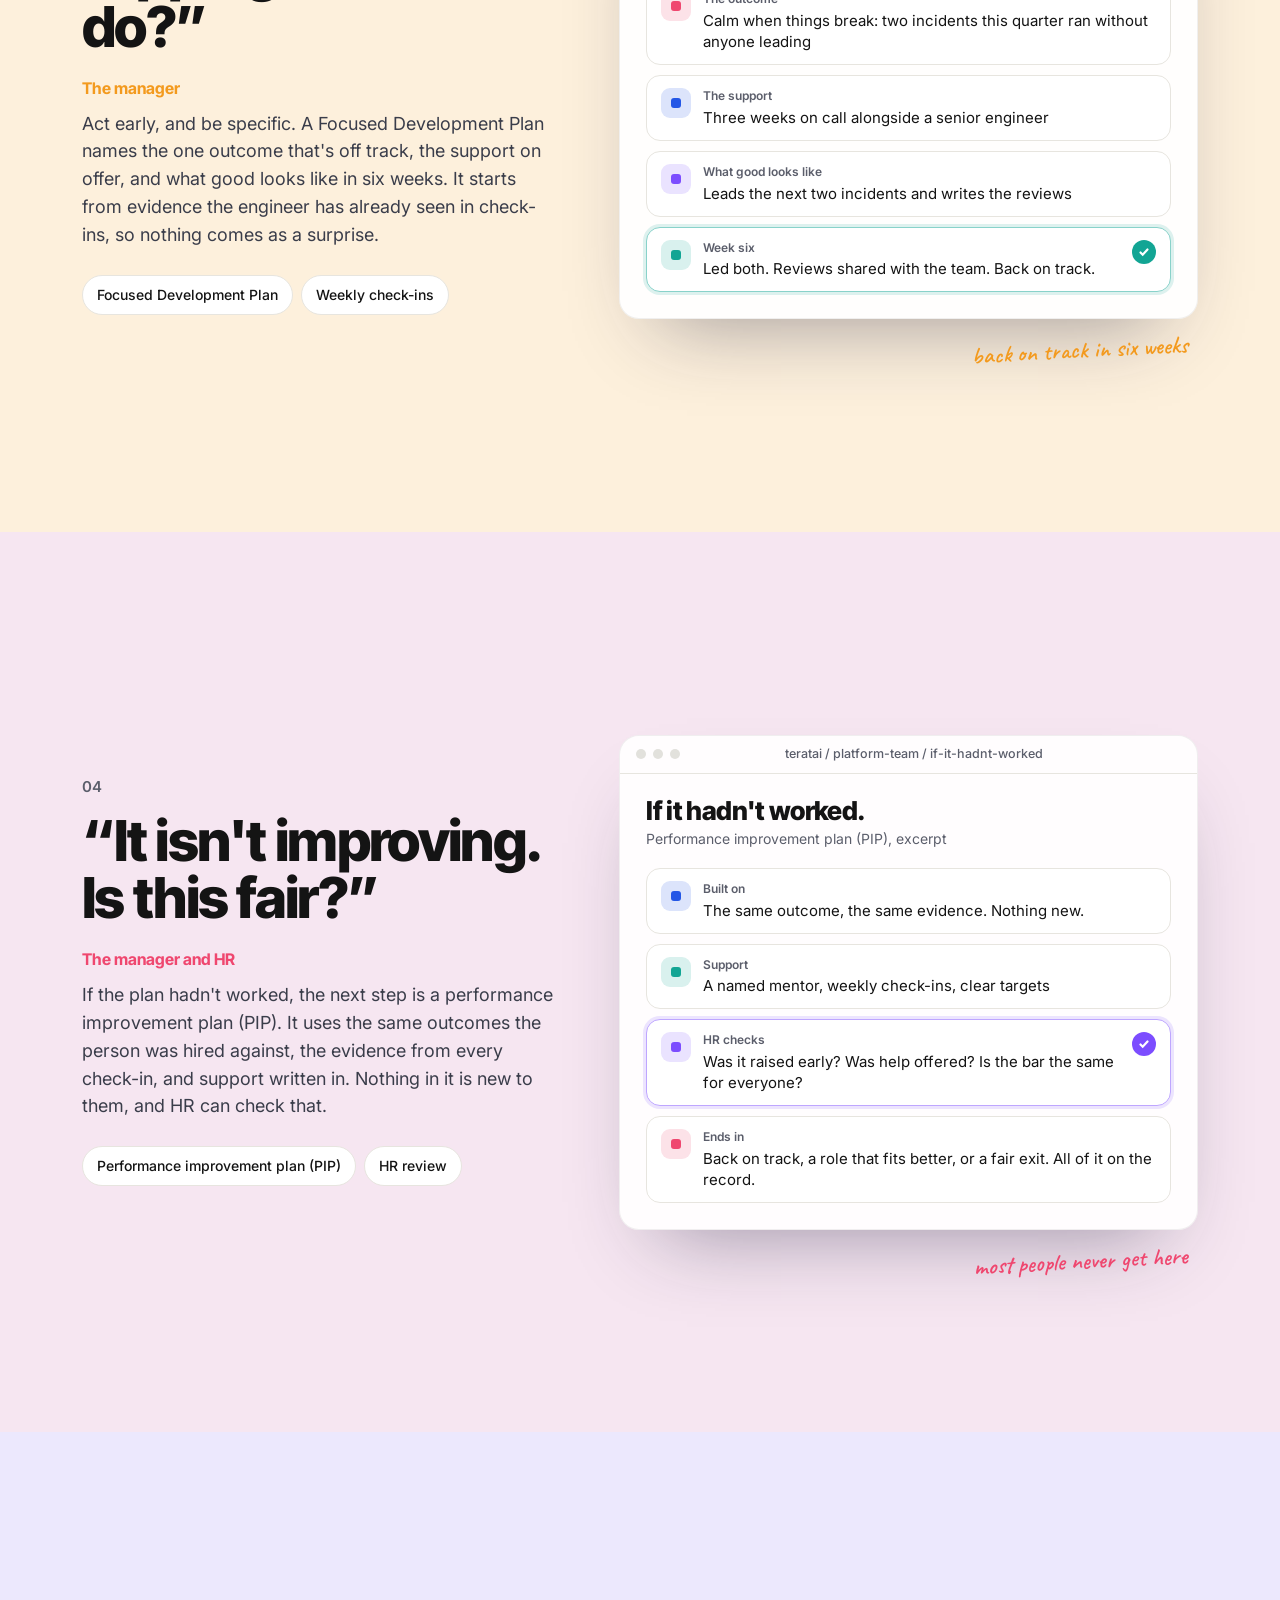
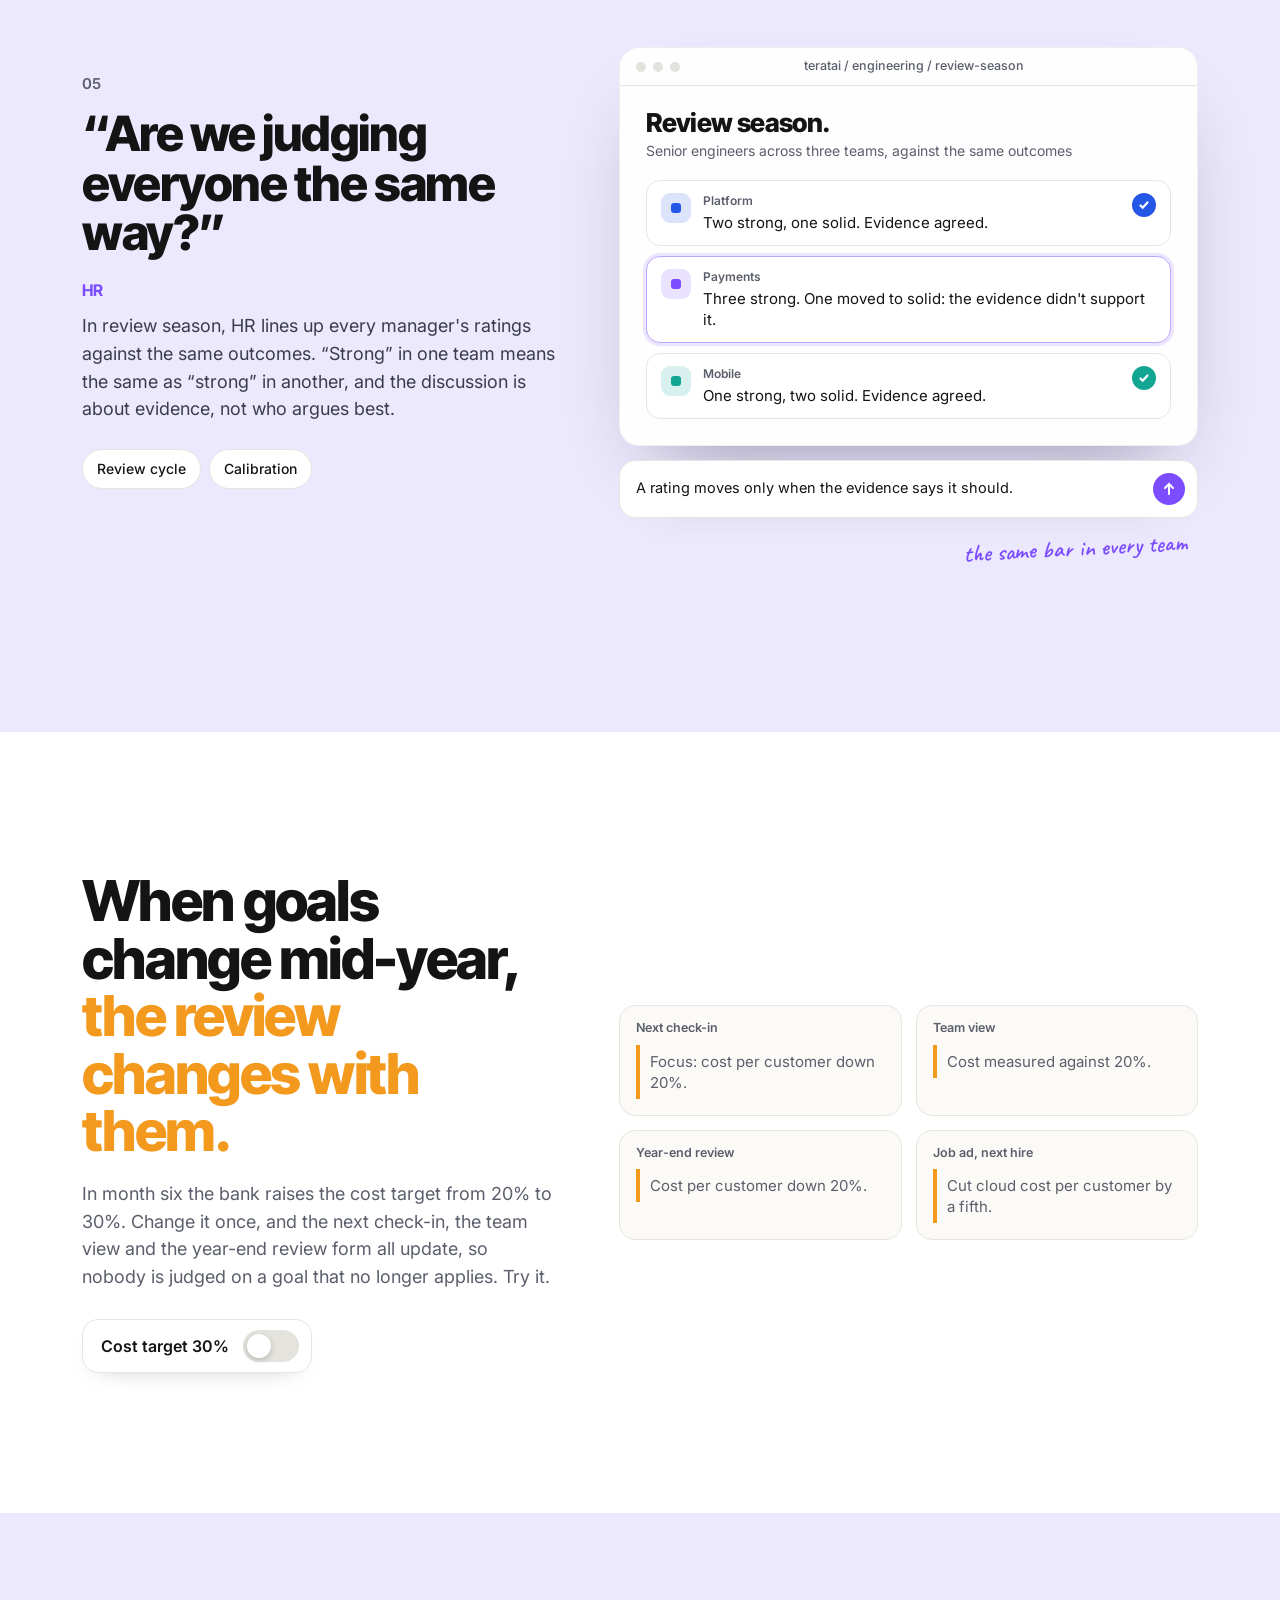
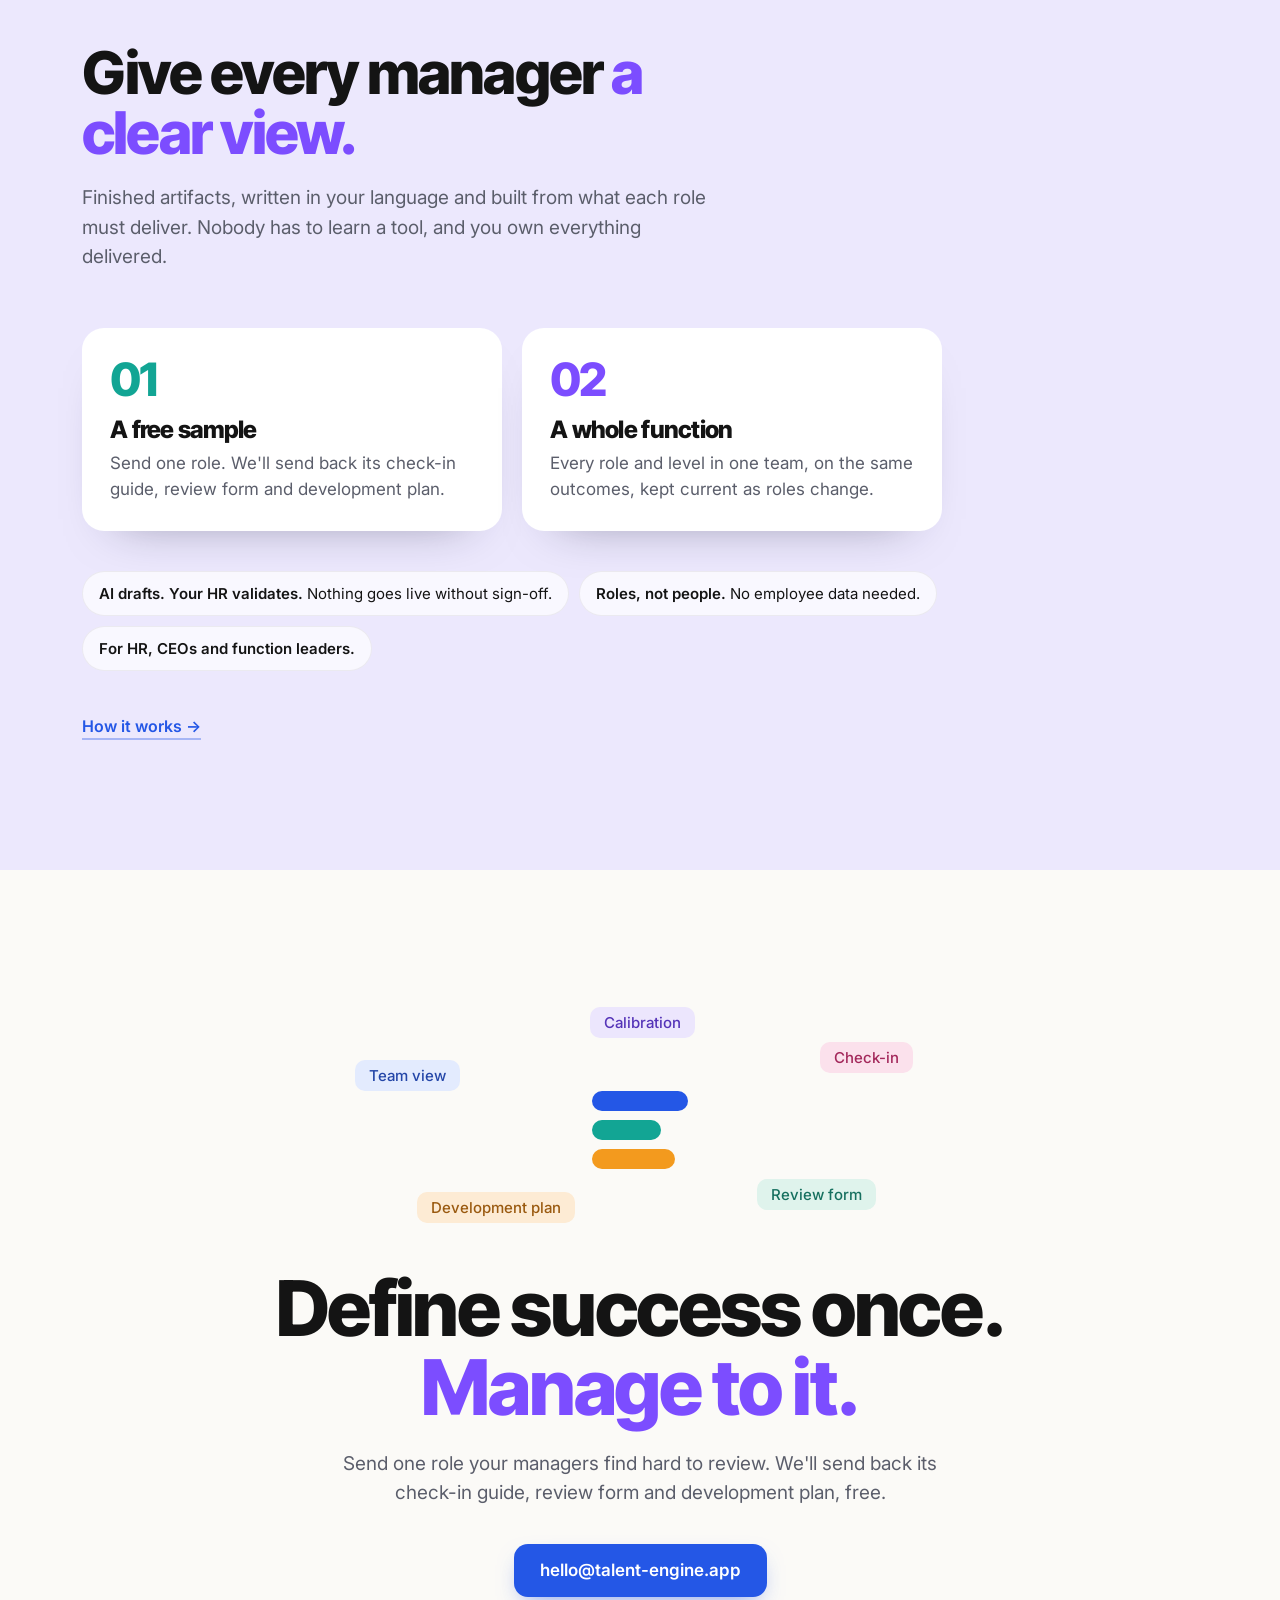
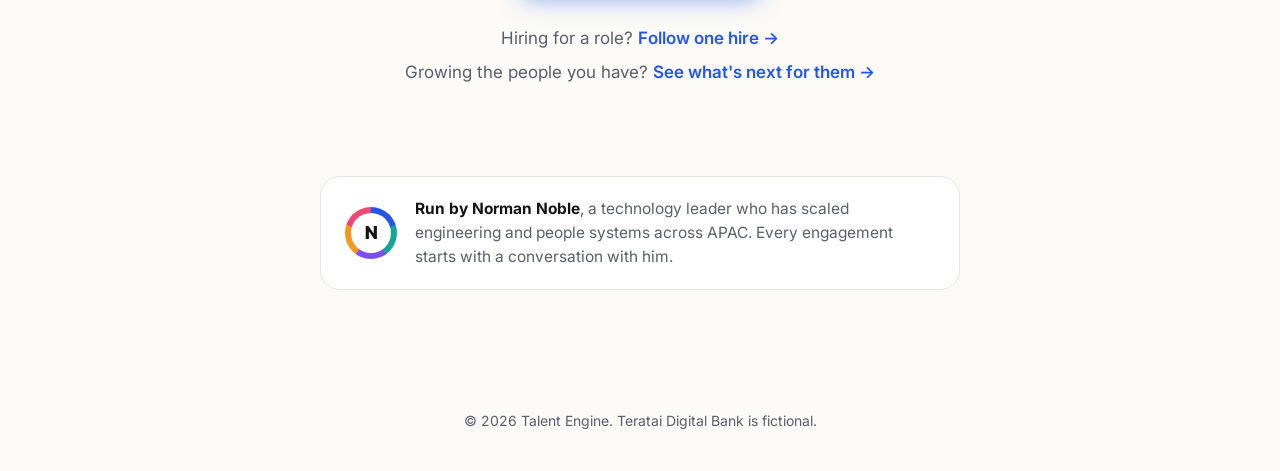
<file: performance.html>
<!doctype html>
<html lang="en">
<head>
<meta charset="utf-8">
<meta name="viewport" content="width=device-width, initial-scale=1">
<title>Talent Engine — Performance</title>
<meta name="description" content="Every manager should know how their team is performing. Talent Engine gives managers a clear view of every person, a plan for each of them, and a fair route when something isn't working.">
<meta property="og:title" content="Talent Engine — every manager should know how their team is performing">
<meta property="og:description" content="Check-ins, development plans and reviews built from the same outcomes you hired against. No surprises in month twelve.">
<meta property="og:url" content="https://talent-engine.app/performance">
<meta property="og:type" content="website">
<link rel="icon" href="data:image/svg+xml,%3Csvg xmlns='http://www.w3.org/2000/svg' viewBox='0 0 32 32'%3E%3Crect x='5' y='6' width='22' height='5' rx='2.5' fill='%232457e6'/%3E%3Crect x='5' y='13.5' width='16' height='5' rx='2.5' fill='%2312a594'/%3E%3Crect x='5' y='21' width='19' height='5' rx='2.5' fill='%23f39a1e'/%3E%3C/svg%3E">
<link rel="preconnect" href="https://fonts.googleapis.com">
<link rel="preconnect" href="https://fonts.gstatic.com" crossorigin>
<link href="https://fonts.googleapis.com/css2?family=Inter+Tight:wght@700;800&family=Inter:wght@400;500;600&family=Caveat:wght@500;600&display=swap" rel="stylesheet">
<link rel="stylesheet" href="site.css">
<style>
/* performance page only */
.hero.pf{background:var(--p5)}
.hero.pf .ring{border-color:#d6cff6}
.hero.pf .core{width:280px}
.hero.pf h1{font-size:clamp(42px,5.2vw,76px)}
.team .row .t{min-width:0}
.tv{list-style:none;margin:0 0 14px;padding:0;display:grid;gap:7px}
.tv li{display:flex;align-items:center;gap:10px;font:600 12.5px/1 var(--sans);color:var(--soft)}
.tv li span{width:58px;flex:none}
.tv li i{height:9px;border-radius:5px;background:var(--c2);flex:none}
.tv li.warn i{background:var(--c4)}
.tv li.warn{color:var(--ink)}
.tv em{font:600 17px/1 var(--hand);font-style:normal;color:var(--c4);margin-left:auto;white-space:nowrap}
.team .row .t{display:flex;align-items:center;gap:12px}
.team .row .t .who2{flex:1}
.team .row .t .who2 b{display:block;font:600 14.5px/1.25 var(--sans)}
.team .row .t .who2 span{display:block;color:var(--soft);font-size:12.5px;margin-top:2px}
.team .bar2{width:120px;margin:0;flex:none}
.team .row.warn{--k:var(--c4)}
.step.in .team .row:nth-child(6){transition-delay:1.1s}
.plan .row .t small{color:var(--soft)}
.cal .row .t small{color:var(--soft)}
.cal .row .t s{color:var(--soft)}
@media (max-width:560px){
  .team .bar2{display:none}
  .team .status{font-size:11px;padding:5px 7px}
}
</style>
</head>
<body>

<header class="bar">
  <div class="wrap">
    <a class="logo" href="index.html"><svg viewBox="0 0 32 32" aria-hidden="true"><rect x="5" y="6" width="22" height="5" rx="2.5" fill="#2457e6"/><rect x="5" y="13.5" width="16" height="5" rx="2.5" fill="#12a594"/><rect x="5" y="21" width="19" height="5" rx="2.5" fill="#f39a1e"/></svg><span class="lt">Talent Engine</span></a>
    <nav><a href="index.html">Hiring</a><a href="careers.html">Careers</a><a href="performance.html" aria-current="page" class="here">Performance</a><a href="how-it-works.html">How it works</a><a class="pill-btn" href="mailto:hello@talent-engine.app?subject=A%20role%20my%20managers%20find%20hard%20to%20review">Send us a role</a></nav>
  </div>
</header>

<ul class="rail" id="rail" aria-label="Sections">
  <li><a href="#top"><span>Start</span></a></li>
  <li><a href="#problem"><span>The problem</span></a></li>
  <li><a href="#question"><span>The team</span></a></li>
  <li class="k1"><a href="#p1"><span>01 Team view</span></a></li>
  <li class="k2"><a href="#p2"><span>02 Check-in</span></a></li>
  <li class="k4"><a href="#p3"><span>03 Development plan</span></a></li>
  <li class="k5"><a href="#p4"><span>04 If it hadn't worked</span></a></li>
  <li class="k3"><a href="#p5"><span>05 Review season</span></a></li>
  <li class="k4"><a href="#change"><span>Goals change</span></a></li>
  <li><a href="#start"><span>How to start</span></a></li>
</ul>

<main>
<section class="hero pf" id="top">
  <div class="wrap">
    <div>
      <h1>Every manager should know how their team is <span style="color:var(--c3)">performing.</span></h1>
      <p class="lines">A clear view of every person, against their own outcomes. <br>A plan to get each of them to their best. <br>And a fair route when something isn't working.</p>
      <div class="ctas">
        <a class="btn" href="#question">Follow one team <svg width="16" height="16" viewBox="0 0 16 16" fill="none" stroke="currentColor" stroke-width="2" stroke-linecap="round"><path d="M8 2v12M3 9l5 5 5-5"/></svg></a>
        <a class="btn ghost" href="#start">Try it on one of your roles</a>
      </div>
    </div>
    <div class="stage" aria-hidden="true">
      <div class="ring r3"></div><div class="ring r2"></div><div class="ring r1"></div>
      <div class="qn q1">is everyone on track?</div>
      <div class="qn q2">how do I tell them?</div>
      <div class="qn q3">what if it's not working?</div>
      <div class="core">
        <ul class="tv">
          <li><span>Senior</span><i style="width:56%"></i></li>
          <li><span>Senior</span><i style="width:50%"></i></li>
          <li><span>Engineer</span><i style="width:46%"></i></li>
          <li class="warn"><span>Engineer</span><i style="width:24%"></i><em>needs focus</em></li>
          <li><span>Engineer</span><i style="width:44%"></i></li>
          <li><span>Associate</span><i style="width:38%"></i></li>
        </ul>
        <b>The platform team, this quarter</b>
        <small>Each person against their own outcomes.</small>
      </div>
      <span class="spark" style="right:30%;top:3%">✦</span><span class="spark" style="right:8%;bottom:16%;color:var(--c3);font-size:16px">✦</span>
    </div>
  </div>
</section>

<section class="problem" id="problem">
  <div class="wrap">
    <div>
      <h2>Once a year.<br>Too <span style="color:var(--c5)">late.</span></h2>
      <p class="lead">Most companies review people once a year, score them on a curve, and save the hard conversations for the end. By then it's too late to help, and the plan that follows reads like a paper trail.</p>
      <span class="note">sound familiar?</span>
    </div>
    <div class="mess reveal" aria-hidden="true">
      <div class="scrap s1"><span class="q">Month 12?</span><b>The annual review</b><p>“I've had some concerns about the last nine months.”</p></div>
      <div class="scrap s2"><span class="q">Bell curve?</span><b>The rating</b><p>3 out of 5. We can only give two 4s this year.</p></div>
      <div class="scrap s3"><span class="q">Paper trail?</span><b>The plan</b><p>Performance improvement plan (PIP): 30 days. HR has been informed.</p></div>
    </div>
  </div>
</section>

<section class="question" id="question">
  <div class="wrap">
    <p class="eyebrow">Teratai Digital Bank, a fictional bank. The platform team.</p>
    <h2>Six people. <span style="color:var(--c3)">One year.</span></h2>
    <p>The platform team has a manager and six engineers, including the one from <a href="index.html#journey">our hiring story</a>. Each person has outcomes for their level. Follow the manager through the year.</p>
    <ol class="qs reveal outs">
      <li class="out k1"><span class="n">01</span><span><b>“How is my team doing?”</b><small>The team view</small></span></li>
      <li class="out k2"><span class="n">02</span><span><b>“How do I get each of them to their best?”</b><small>The quarterly check-in</small></span></li>
      <li class="out k4"><span class="n">03</span><span><b>“Someone's slipping. What do I do?”</b><small>The Focused Development Plan</small></span></li>
      <li class="out k5"><span class="n">04</span><span><b>“It isn't improving. Is this fair?”</b><small>The performance improvement plan (PIP)</small></span></li>
      <li class="out k3"><span class="n">05</span><span><b>“Are we judging everyone the same way?”</b><small>Review season, for HR</small></span></li>
    </ol>
    <span class="note">a manager's year, in five questions</span>
  </div>
</section>

<div id="journey">

<section class="step k1" id="p1" style="--pb:var(--p1)">
  <div class="wrap">
    <div>
      <div class="num">01</div>
      <h2>“How is my team doing?”</h2>
      <span class="who">The manager</span>
      <p class="copy">One view of the whole team: each person against their own outcomes, at their own level. The manager can see who is on track, who is ready for more, and who needs help, months before review season.</p>
      <ul class="tags"><li>Team view</li><li>Outcome scorecards</li></ul>
    </div>
    <div class="mockcol">
      <div class="win">
        <div class="chrome"><i></i><i></i><i></i><span>teratai / platform-team / quarter-2</span></div>
        <div class="body">
          <h3>The platform team.</h3>
          <p class="sub">Quarter two, each person against their own outcomes</p>
          <ul class="rows team">
            <li class="row k2"><span class="tag"></span><span class="t"><span class="who2"><b>Senior Platform Engineer</b><span>The hire from our story</span></span><div class="bar2"><i style="--w:92%"></i></div></span><span class="status">Ready for more</span></li>
            <li class="row k2"><span class="tag"></span><span class="t"><span class="who2"><b>Senior Platform Engineer</b><span>Two years in role</span></span><div class="bar2"><i style="--w:80%"></i></div></span><span class="status">On track</span></li>
            <li class="row k2"><span class="tag"></span><span class="t"><span class="who2"><b>Platform Engineer</b><span>Joined last year</span></span><div class="bar2"><i style="--w:76%"></i></div></span><span class="status">On track</span></li>
            <li class="row warn sel"><span class="tag"></span><span class="t"><span class="who2"><b>Platform Engineer</b><span>Calm when things break: off track</span></span><div class="bar2"><i style="--w:42%"></i></div></span><span class="status close">Needs focus</span></li>
            <li class="row k2"><span class="tag"></span><span class="t"><span class="who2"><b>Platform Engineer</b><span>Three years in role</span></span><div class="bar2"><i style="--w:78%"></i></div></span><span class="status">On track</span></li>
            <li class="row k2"><span class="tag"></span><span class="t"><span class="who2"><b>Associate Engineer</b><span>Still learning, as planned</span></span><div class="bar2"><i style="--w:64%"></i></div></span><span class="status">On track</span></li>
          </ul>
        </div>
      </div>
      <span class="note">who needs what, at a glance</span>
    </div>
  </div>
</section>

<section class="step k2" id="p2" style="--pb:var(--p2)">
  <div class="wrap">
    <div>
      <div class="num">02</div>
      <h2 class="long">“How do I get each of them to their best?”</h2>
      <span class="who">The manager</span>
      <p class="copy">A quarterly check-in built from the outcomes: what the evidence shows so far, and one focus for next quarter. Strong performers get stretch at their level, or toward the next one if they want it. Best at their level is a good place to be.</p>
      <ul class="tags"><li>Quarterly check-in</li><li>Development focus</li></ul>
    </div>
    <div class="mockcol">
      <div class="win">
        <div class="chrome"><i></i><i></i><i></i><span>teratai / platform-team / check-in-q2</span></div>
        <div class="body">
          <h3>Check-in, quarter two.</h3>
          <p class="sub">Senior Platform Engineer, the hire from our story</p>
          <div class="cols">
            <div class="col"><b>Evidence so far</b><p class="k1">Service levels met two quarters running</p><p class="k4">Cost per customer down 14%</p></div>
            <div class="col"><b>Next quarter's focus</b><p class="k2">Get four more teams releasing on their own</p></div>
            <div class="col"><b>Stretch</b><p class="k3">Lead the bank's next audit preparation</p></div>
          </div>
        </div>
      </div>
      <div class="prompt k2"><span>The engineer fills in the same form first. The check-in is about the gaps between the two.</span><span class="send"><svg width="14" height="14" viewBox="0 0 14 14" fill="none" stroke="#fff" stroke-width="2" stroke-linecap="round"><path d="M7 12V2M3 6l4-4 4 4"/></svg></span></div>
      <span class="note">one focus, not a list</span>
    </div>
  </div>
</section>

<section class="step k4" id="p3" style="--pb:var(--p4)">
  <div class="wrap">
    <div>
      <div class="num">03</div>
      <h2>“Someone's slipping. What do I do?”</h2>
      <span class="who">The manager</span>
      <p class="copy">Act early, and be specific. A Focused Development Plan names the one outcome that's off track, the support on offer, and what good looks like in six weeks. It starts from evidence the engineer has already seen in check-ins, so nothing comes as a surprise.</p>
      <ul class="tags"><li>Focused Development Plan</li><li>Weekly check-ins</li></ul>
    </div>
    <div class="mockcol">
      <div class="win">
        <div class="chrome"><i></i><i></i><i></i><span>teratai / platform-team / development-plan</span></div>
        <div class="body">
          <h3>Six weeks, one outcome.</h3>
          <p class="sub">Focused Development Plan, Platform Engineer</p>
          <ul class="rows plan">
            <li class="row k5"><span class="tag"></span><span class="t"><small>The outcome</small>Calm when things break: two incidents this quarter ran without anyone leading</span></li>
            <li class="row k1"><span class="tag"></span><span class="t"><small>The support</small>Three weeks on call alongside a senior engineer</span></li>
            <li class="row k3"><span class="tag"></span><span class="t"><small>What good looks like</small>Leads the next two incidents and writes the reviews</span></li>
            <li class="row k2 sel"><span class="tag"></span><span class="t"><small>Week six</small>Led both. Reviews shared with the team. Back on track.</span><span class="ok"><svg width="12" height="12" viewBox="0 0 12 12" fill="none" stroke="#fff" stroke-width="2.2" stroke-linecap="round"><path d="M2.5 6.5l2.2 2.2L9.5 3.5"/></svg></span></li>
          </ul>
        </div>
      </div>
      <span class="note">back on track in six weeks</span>
    </div>
  </div>
</section>

<section class="step k5" id="p4" style="--pb:var(--p3)">
  <div class="wrap">
    <div>
      <div class="num">04</div>
      <h2>“It isn't improving. Is this fair?”</h2>
      <span class="who">The manager and HR</span>
      <p class="copy">If the plan hadn't worked, the next step is a performance improvement plan (PIP). It uses the same outcomes the person was hired against, the evidence from every check-in, and support written in. Nothing in it is new to them, and HR can check that.</p>
      <ul class="tags"><li>Performance improvement plan (PIP)</li><li>HR review</li></ul>
    </div>
    <div class="mockcol">
      <div class="win">
        <div class="chrome"><i></i><i></i><i></i><span>teratai / platform-team / if-it-hadnt-worked</span></div>
        <div class="body">
          <h3>If it hadn't worked.</h3>
          <p class="sub">Performance improvement plan (PIP), excerpt</p>
          <ul class="rows plan">
            <li class="row k1"><span class="tag"></span><span class="t"><small>Built on</small>The same outcome, the same evidence. Nothing new.</span></li>
            <li class="row k2"><span class="tag"></span><span class="t"><small>Support</small>A named mentor, weekly check-ins, clear targets</span></li>
            <li class="row k3 sel"><span class="tag"></span><span class="t"><small>HR checks</small>Was it raised early? Was help offered? Is the bar the same for everyone?</span><span class="ok"><svg width="12" height="12" viewBox="0 0 12 12" fill="none" stroke="#fff" stroke-width="2.2" stroke-linecap="round"><path d="M2.5 6.5l2.2 2.2L9.5 3.5"/></svg></span></li>
            <li class="row k5"><span class="tag"></span><span class="t"><small>Ends in</small>Back on track, a role that fits better, or a fair exit. All of it on the record.</span></li>
          </ul>
        </div>
      </div>
      <span class="note">most people never get here</span>
    </div>
  </div>
</section>

<section class="step k3" id="p5" style="--pb:var(--p5)">
  <div class="wrap">
    <div>
      <div class="num">05</div>
      <h2 class="long">“Are we judging everyone the same way?”</h2>
      <span class="who">HR</span>
      <p class="copy">In review season, HR lines up every manager's ratings against the same outcomes. “Strong” in one team means the same as “strong” in another, and the discussion is about evidence, not who argues best.</p>
      <ul class="tags"><li>Review cycle</li><li>Calibration</li></ul>
    </div>
    <div class="mockcol">
      <div class="win">
        <div class="chrome"><i></i><i></i><i></i><span>teratai / engineering / review-season</span></div>
        <div class="body">
          <h3>Review season.</h3>
          <p class="sub">Senior engineers across three teams, against the same outcomes</p>
          <ul class="rows cal">
            <li class="row k1"><span class="tag"></span><span class="t"><small>Platform</small>Two strong, one solid. Evidence agreed.</span><span class="ok"><svg width="12" height="12" viewBox="0 0 12 12" fill="none" stroke="#fff" stroke-width="2.2" stroke-linecap="round"><path d="M2.5 6.5l2.2 2.2L9.5 3.5"/></svg></span></li>
            <li class="row k3 sel"><span class="tag"></span><span class="t"><small>Payments</small>Three strong. One moved to solid: the evidence didn't support it.</span></li>
            <li class="row k2"><span class="tag"></span><span class="t"><small>Mobile</small>One strong, two solid. Evidence agreed.</span><span class="ok"><svg width="12" height="12" viewBox="0 0 12 12" fill="none" stroke="#fff" stroke-width="2.2" stroke-linecap="round"><path d="M2.5 6.5l2.2 2.2L9.5 3.5"/></svg></span></li>
          </ul>
        </div>
      </div>
      <div class="prompt k3"><span>A rating moves only when the evidence says it should.</span><span class="send"><svg width="14" height="14" viewBox="0 0 14 14" fill="none" stroke="#fff" stroke-width="2" stroke-linecap="round"><path d="M7 12V2M3 6l4-4 4 4"/></svg></span></div>
      <span class="note">the same bar in every team</span>
    </div>
  </div>
</section>
</div>

<section class="change" id="change">
  <div class="wrap">
    <div>
      <h2>When goals change mid-year, <span style="color:var(--c4)">the review changes with them.</span></h2>
      <p>In month six the bank raises the cost target from 20% to 30%. Change it once, and the next check-in, the team view and the year-end review form all update, so nobody is judged on a goal that no longer applies. Try it.</p>
      <button class="switch" type="button" id="switch" aria-pressed="false">Cost target 30% <span class="knob"></span></button>
    </div>
    <div class="minis" aria-live="polite">
      <div class="mini"><b>Next check-in</b><p>Focus: cost per customer down <span class="was">20%</span><span class="alt">30%</span>.</p></div>
      <div class="mini"><b>Team view</b><p>Cost measured against <span class="was">20%</span><span class="alt">30% from month six</span>.</p></div>
      <div class="mini"><b>Year-end review</b><p><span class="was">Cost per customer down 20%.</span><span class="alt">Down 20% to month six, 30% after.</span></p></div>
      <div class="mini"><b>Job ad, next hire</b><p>Cut cloud cost per customer by <span class="was">a fifth</span><span class="alt">a third</span>.</p></div>
    </div>
  </div>
</section>

<section class="offer" id="start">
  <div class="wrap">
    <h2>Give every manager <span style="color:var(--c3)">a clear view.</span></h2>
    <p class="lead">Finished artifacts, written in your language and built from what each role must deliver. Nobody has to learn a tool, and you own everything delivered.</p>
    <ol class="steps3 steps2">
      <li class="k2"><div class="n">01</div><h3>A free sample</h3><p>Send one role. We'll send back its check-in guide, review form and development plan.</p></li>
      <li class="k3"><div class="n">02</div><h3>A whole function</h3><p>Every role and level in one team, on the same outcomes, kept current as roles change.</p></li>
    </ol>
    <ul class="promise">
      <li><b>AI drafts. Your HR validates.</b> Nothing goes live without sign-off.</li>
      <li><b>Roles, not people.</b> No employee data needed.</li>
      <li><b>For HR, CEOs and function leaders.</b></li>
    </ul>
    <a class="more k1" href="how-it-works.html">How it works →</a>
  </div>
</section>

<section class="close">
  <div class="wrap">
    <div class="cloud" aria-hidden="true">
      <span class="chipf f1">Team view</span><span class="chipf f2">Check-in</span><span class="chipf f3">Development plan</span><span class="chipf f4">Review form</span><span class="chipf f5">Calibration</span>
      <div class="logo-big"><i class="k1" style="width:100%"></i><i class="k2" style="width:72%"></i><i class="k4" style="width:86%"></i></div>
    </div>
    <h2>Define success once.<br><span style="color:var(--c3)">Manage to it.</span></h2>
    <p>Send one role your managers find hard to review. We'll send back its check-in guide, review form and development plan, free.</p>
    <div class="ctas"><a class="btn" href="mailto:hello@talent-engine.app?subject=A%20role%20my%20managers%20find%20hard%20to%20review">hello@talent-engine.app</a></div>
    <p class="cross">Hiring for a role? <a href="index.html#journey">Follow one hire →</a></p>
    <p class="cross" style="margin-top:8px!important">Growing the people you have? <a href="careers.html">See what's next for them →</a></p>
    <div class="byline"><span class="av" aria-hidden="true"></span><p><b>Run by Norman Noble</b>, a technology leader who has scaled engineering and people systems across APAC. Every engagement starts with a conversation with him.</p></div>
  </div>
</section>
</main>
<footer>© 2026 Talent Engine. Teratai Digital Bank is fictional.</footer>
<script src="site.js"></script>
</body>
</html>
</file>
<file: site.css>
:root{
  --bg:#fbfaf7; --ink:#141414; --soft:#5b5e6b; --line:#e7e5df; --white:#fff;
  --blue:#2457e6;
  --c1:#2457e6; --c2:#12a594; --c3:#7c4dff; --c4:#f39a1e; --c5:#ef476f;
  --p1:#e8eefe; --p2:#e3f4ef; --p3:#f6e6f1; --p4:#fdf0dc; --p5:#ece8fd; --p6:#eaf3e4;
  --display:"Inter Tight",system-ui,sans-serif;
  --sans:"Inter",system-ui,-apple-system,"Segoe UI",sans-serif;
  --hand:"Caveat",cursive;
  --ease:cubic-bezier(.2,.8,.2,1);
}
*{box-sizing:border-box}
html{-webkit-text-size-adjust:100%;scroll-behavior:smooth}
body{margin:0;background:var(--bg);color:var(--ink);font:400 17px/1.55 var(--sans)}
a{color:inherit}
:focus-visible{outline:3px solid var(--blue);outline-offset:3px;border-radius:6px}
.wrap{max-width:1180px;margin:0 auto;padding:0 32px}
h1,h2,h3{font-family:var(--display);margin:0;letter-spacing:-.03em;line-height:1.02}
.k1{--k:var(--c1)}.k2{--k:var(--c2)}.k3{--k:var(--c3)}.k4{--k:var(--c4)}.k5{--k:var(--c5)}
.blue{color:var(--blue)}

.bar{position:sticky;top:0;z-index:20;background:color-mix(in srgb,var(--bg) 86%,transparent);backdrop-filter:blur(10px);-webkit-backdrop-filter:blur(10px);border-bottom:1px solid var(--line)}
.bar .wrap{display:flex;align-items:center;justify-content:space-between;height:64px}
.logo{display:flex;align-items:center;gap:10px;font:800 20px/1 var(--display);letter-spacing:-.03em;text-decoration:none}
.logo svg{width:28px;height:28px}
.bar nav{display:flex;gap:26px;align-items:center;font-size:15px;font-weight:500}
.bar nav a{text-decoration:none;color:var(--soft)}
.bar nav a:hover{color:var(--ink)}
.pill-btn{display:inline-flex;align-items:center;gap:8px;border:1px solid var(--line);background:#fff;border-radius:10px;padding:9px 14px;font:600 14px/1 var(--sans);color:var(--ink)!important;text-decoration:none;box-shadow:0 1px 2px rgba(0,0,0,.04)}
.btn{display:inline-flex;align-items:center;gap:10px;background:var(--blue);color:#fff;text-decoration:none;font:600 17px/1 var(--sans);padding:18px 26px;border-radius:14px;box-shadow:0 10px 24px -10px rgba(36,87,230,.6);border:0;cursor:pointer}
.btn.ghost{background:#fff;color:var(--ink);box-shadow:0 1px 2px rgba(0,0,0,.06);border:1px solid var(--line)}

.hero{background:var(--p1);position:relative;overflow:hidden}
.hero .wrap{display:grid;grid-template-columns:1.05fr 1fr;gap:40px;align-items:center;min-height:calc(100vh - 64px);padding-top:40px;padding-bottom:60px}
.hero h1{font-size:clamp(46px,6.4vw,92px);font-weight:800}
.hero .lines{font-size:20px;color:#3a3d4a;margin:28px 0 36px;line-height:1.6}
.hero .ctas{display:flex;gap:12px;flex-wrap:wrap}
.stage{position:relative;height:560px}
.ring{position:absolute;left:50%;top:50%;border:1.5px solid #c9d4f6;border-radius:50%;transform:translate(-50%,-50%)}
.ring.r1{width:300px;height:300px}.ring.r2{width:470px;height:470px}.ring.r3{width:640px;height:640px;border-style:dashed}
.tile{position:absolute;background:#fff;border-radius:22px;box-shadow:0 24px 50px -24px rgba(20,30,80,.35);padding:18px 18px 16px;animation:float 6s ease-in-out infinite}
.tile .ic{width:30px;height:30px;border-radius:9px;display:grid;place-items:center;margin-bottom:12px;color:#fff;font:700 15px/1 var(--display)}
.tile b{display:block;font:700 16px/1.2 var(--display);letter-spacing:-.01em}
.tile small{display:block;color:var(--soft);font-size:12.5px;margin-top:3px}
.tile i{display:block;height:7px;border-radius:4px;margin-top:8px;background:var(--k)}
.t1{left:2%;top:10%;width:200px;background:#fde7c8;transform:rotate(-7deg);--r:-7deg}
.t2{right:-6%;top:12%;width:190px;transform:rotate(6deg);--r:6deg;animation-delay:-2s}
.t3{left:6%;bottom:6%;width:180px;background:#f9dbe8;transform:rotate(5deg);--r:5deg;animation-delay:-4s}
.t4{right:6%;bottom:2%;width:190px;background:#d9f1e8;transform:rotate(-5deg);--r:-5deg;animation-delay:-1s}
.core{position:absolute;left:50%;top:50%;width:250px;transform:translate(-50%,-50%);background:#fff;border-radius:26px;padding:24px;box-shadow:0 34px 70px -30px rgba(20,30,80,.5);text-align:left;z-index:2}
.core .mark{display:flex;flex-direction:column;gap:6px;margin-bottom:16px}
.core .mark i{height:10px;border-radius:5px;background:var(--k);transform-origin:0 50%;animation:grow 1s var(--ease) both}
.core .mark i:nth-child(1){width:86%;animation-delay:.3s}.core .mark i:nth-child(2){width:64%;animation-delay:.42s}.core .mark i:nth-child(3){width:76%;animation-delay:.54s}.core .mark i:nth-child(4){width:52%;animation-delay:.66s}.core .mark i:nth-child(5){width:70%;animation-delay:.78s}
.core b{display:block;font:800 21px/1.1 var(--display);letter-spacing:-.02em}
.core small{display:block;color:var(--soft);font-size:13.5px;margin-top:6px}
.note{font:600 24px/1.1 var(--hand);color:#4b5bb5;position:absolute;white-space:nowrap}
.hero .note{left:30%;bottom:-6px;transform:rotate(-3deg)}
.spark{position:absolute;color:var(--c4);font-size:24px}
@keyframes float{0%,100%{transform:translateY(0) rotate(var(--r))}50%{transform:translateY(-12px) rotate(var(--r))}}
@keyframes grow{from{transform:scaleX(0)}to{transform:scaleX(1)}}
.hero h1,.hero .lines,.hero .ctas{animation:rise .9s var(--ease) both}
.hero .lines{animation-delay:.1s}.hero .ctas{animation-delay:.2s}
.stage{animation:rise 1s var(--ease) .15s both}
@keyframes rise{from{opacity:0;transform:translateY(24px)}to{opacity:1;transform:none}}

.rail{position:fixed;right:22px;top:50%;transform:translateY(-50%);z-index:15;display:flex;flex-direction:column;gap:12px;list-style:none;margin:0;padding:0}
.rail a{display:block;width:8px;height:8px;border-radius:50%;background:#c8c9d2;transition:transform .3s var(--ease),background .3s ease}
.rail a.on{background:var(--k,var(--blue));transform:scale(1.6)}
.rail a span{position:absolute;right:20px;top:50%;transform:translateY(-50%);white-space:nowrap;font:600 12px/1 var(--sans);background:var(--ink);color:#fff;padding:6px 8px;border-radius:6px;opacity:0;pointer-events:none;transition:opacity .2s}
.rail li{position:relative}
.rail a:hover span,.rail a:focus-visible span{opacity:1}

.problem{padding:140px 0 120px;background:#fff}
.problem .wrap{display:grid;grid-template-columns:1fr 1fr;gap:60px;align-items:center}
.problem h2{font-size:clamp(38px,4.6vw,64px);font-weight:800}
.problem p.lead{font-size:19px;color:var(--soft);margin:22px 0 0;max-width:28em}
.mess{position:relative;height:420px}
.scrap{position:absolute;width:56%;background:#f6f5f1;border:1px solid var(--line);border-radius:16px;padding:16px 18px;box-shadow:0 18px 40px -26px rgba(0,0,0,.35);transition:transform .9s var(--ease),opacity .6s ease}
.scrap b{display:block;font:600 12px/1 var(--sans);color:var(--soft);margin-bottom:8px}
.scrap p{margin:0;font-size:15px;color:#3b3d48}
.scrap .q{position:absolute;top:-11px;right:-8px;background:var(--c5);color:#fff;font:700 12px/1 var(--sans);padding:6px 9px;border-radius:999px}
.s1{left:0;top:0;transform:rotate(-6deg)}.s2{right:0;top:40px;transform:rotate(5deg)}
.s3{left:4%;bottom:30px;transform:rotate(4deg)}.s4{right:4%;bottom:0;transform:rotate(-4deg)}
.mess:not(.in) .scrap{opacity:0;transform:translateY(40px) rotate(0)}
.mess.in .s2{transition-delay:.12s}.mess.in .s3{transition-delay:.24s}.mess.in .s4{transition-delay:.36s}
.problem .note{position:static;display:inline-block;margin-top:26px;color:var(--c5);transform:rotate(-2deg)}

.question{padding:150px 0;text-align:center;background:var(--bg)}
.question .eyebrow{font:600 15px/1 var(--sans);color:var(--soft);margin:0}
.question h2{font-size:clamp(40px,5.6vw,80px);font-weight:800;max-width:16ch;margin:20px auto 0}
.question p{font-size:19px;color:var(--soft);max-width:34em;margin:24px auto 0}
.outs{display:flex;flex-wrap:wrap;justify-content:center;gap:12px;margin:48px auto 0;max-width:900px;list-style:none;padding:0}
.out{background:#fff;border:1px solid var(--line);border-radius:16px;padding:14px 16px 14px 14px;display:flex;align-items:center;gap:12px;text-align:left;box-shadow:0 10px 24px -18px rgba(0,0,0,.3);opacity:0;transform:translateY(18px) scale(.96);transition:opacity .5s var(--ease),transform .5s var(--ease)}
.out .dot{width:34px;height:34px;border-radius:10px;background:var(--k);flex:none}
.out b{display:block;font:700 16px/1.2 var(--display);letter-spacing:-.01em}
.out small{display:block;color:var(--soft);font-size:13px}
.outs.in .out{opacity:1;transform:none}
.outs.in .out:nth-child(2){transition-delay:.1s}.outs.in .out:nth-child(3){transition-delay:.2s}.outs.in .out:nth-child(4){transition-delay:.3s}.outs.in .out:nth-child(5){transition-delay:.4s}
.question .note{position:static;display:block;margin-top:30px;color:#4b5bb5}

.step{min-height:100vh;display:flex;align-items:center;padding:110px 0;background:var(--pb)}
.step .wrap{display:grid;grid-template-columns:.9fr 1.1fr;gap:64px;align-items:center;width:100%}
.step .num{font:600 15px/1 var(--sans);color:var(--soft);letter-spacing:.02em}
.step h2{font-size:clamp(38px,4.4vw,60px);font-weight:800;margin:18px 0 0}
.step .who{display:block;font:700 16px/1 var(--display);color:var(--k);margin:24px 0 0}
.step p.copy{font-size:18px;color:#3a3d4a;margin:14px 0 0;max-width:30em}
.tags{display:flex;flex-wrap:wrap;gap:8px;margin:26px 0 0;padding:0;list-style:none}
.tags li{background:#fff;border:1px solid var(--line);border-radius:999px;padding:8px 14px;font-size:14px;font-weight:500}
.mockcol{position:relative}
.win{background:rgba(255,255,255,.92);border:1px solid rgba(0,0,0,.06);border-radius:20px;box-shadow:0 40px 80px -40px rgba(30,30,60,.45);overflow:hidden;transform:translateY(40px);opacity:0;transition:transform .9s var(--ease),opacity .6s ease}
.step.in .win{transform:none;opacity:1}
.win .chrome{display:flex;align-items:center;gap:7px;padding:12px 16px;border-bottom:1px solid var(--line);font:500 12.5px/1 var(--sans);color:var(--soft)}
.win .chrome i{width:10px;height:10px;border-radius:50%;background:#e2e1dc}
.win .chrome span{margin:0 auto;transform:translateX(-20px)}
.win .body{padding:24px 26px 26px}
.win h3{font-size:26px;font-weight:800;letter-spacing:-.025em;margin:0 0 4px}
.win .sub{color:var(--soft);font-size:14px;margin:0 0 18px}
.rows{list-style:none;margin:0;padding:0;display:grid;gap:10px}
.row{display:flex;gap:12px;align-items:flex-start;background:#fff;border:1px solid var(--line);border-radius:14px;padding:12px 14px;opacity:0;transform:translateX(20px);transition:opacity .5s var(--ease),transform .5s var(--ease)}
.step.in .row{opacity:1;transform:none}
.step.in .row:nth-child(1){transition-delay:.35s}.step.in .row:nth-child(2){transition-delay:.5s}.step.in .row:nth-child(3){transition-delay:.65s}.step.in .row:nth-child(4){transition-delay:.8s}.step.in .row:nth-child(5){transition-delay:.95s}
.row .tag{flex:none;width:30px;height:30px;border-radius:9px;background:color-mix(in srgb,var(--k) 16%,#fff);display:grid;place-items:center}
.row .tag::before{content:"";width:10px;height:10px;border-radius:3px;background:var(--k)}
.row .t{flex:1;font-size:15px;line-height:1.4}
.row .t small{display:block;color:var(--k);font-weight:600;font-size:12px;margin-bottom:2px}
.row .ok{flex:none;width:24px;height:24px;border-radius:50%;background:var(--k);display:grid;place-items:center;transform:scale(0);transition:transform .4s var(--ease)}
.step.in .row .ok{transform:scale(1);transition-delay:1.2s}
.row.sel{border-color:color-mix(in srgb,var(--k) 50%,#fff);box-shadow:0 0 0 3px color-mix(in srgb,var(--k) 14%,transparent)}
.bar2{height:8px;border-radius:4px;background:#eceae4;margin-top:8px;overflow:hidden}
.bar2 i{display:block;height:100%;width:0;background:var(--k);border-radius:4px;transition:width 1.2s var(--ease) .6s}
.step.in .bar2 i{width:var(--w)}
.cols{display:grid;grid-template-columns:repeat(3,1fr);gap:10px}
.cols .col{background:#fff;border:1px solid var(--line);border-radius:14px;padding:12px}
.cols .col b{display:block;font:700 14px/1.2 var(--display);margin-bottom:8px}
.cols .col p{margin:0 0 8px;font-size:13.5px;line-height:1.35;padding-left:9px;border-left:3px solid var(--k);opacity:0;transition:opacity .5s ease .3s}
.step.in .cols .col p{opacity:1}
.step.in .cols .col:nth-child(2) p{transition-delay:.7s}.step.in .cols .col:nth-child(3) p{transition-delay:1.1s}
.vs{display:grid;grid-template-columns:1fr auto 1fr;gap:10px;align-items:center}
.vs .from{color:var(--soft);font-size:14px;text-decoration:line-through;text-decoration-color:#c5c3bc}
.vs .arrow{color:var(--k)}
.vs .to{font-size:15px;font-weight:500}
.prompt{margin-top:14px;background:#fff;border:1px solid var(--line);border-radius:16px;padding:12px 12px 12px 16px;display:flex;align-items:center;gap:12px;font-size:14.5px;box-shadow:0 18px 40px -28px rgba(0,0,0,.35)}
.prompt .send{margin-left:auto;width:32px;height:32px;border-radius:50%;background:var(--k);display:grid;place-items:center;flex:none}
.mockcol .note{right:10px;bottom:-44px;transform:rotate(-3deg);color:var(--k)}
.alt{display:none}.changed .alt{display:inline}.changed .was{display:none}

.change{padding:140px 0;background:#fff}
.change .wrap{display:grid;grid-template-columns:.9fr 1.1fr;gap:64px;align-items:center}
.change h2{font-size:clamp(38px,4.4vw,60px);font-weight:800}
.change p{font-size:18px;color:var(--soft);margin:20px 0 28px;max-width:28em}
.switch{display:inline-flex;align-items:center;gap:14px;background:#fff;border:1px solid var(--line);border-radius:16px;padding:10px 12px 10px 18px;font:600 16px/1 var(--sans);cursor:pointer;box-shadow:0 10px 24px -18px rgba(0,0,0,.35);color:var(--ink)}
.switch .knob{width:56px;height:32px;border-radius:999px;background:#e5e3dd;position:relative;transition:background .3s ease}
.switch .knob::after{content:"";position:absolute;left:4px;top:4px;width:24px;height:24px;border-radius:50%;background:#fff;box-shadow:0 2px 6px rgba(0,0,0,.2);transition:transform .35s var(--ease)}
.changed .switch .knob{background:var(--c4)}
.changed .switch .knob::after{transform:translateX(24px)}
.minis{display:grid;grid-template-columns:1fr 1fr;gap:14px}
.mini{background:var(--bg);border:1px solid var(--line);border-radius:16px;padding:16px}
.mini b{display:block;font:600 12.5px/1 var(--sans);color:var(--soft);margin-bottom:10px}
.mini p{margin:0;font-size:15px;line-height:1.4;padding:6px 8px 6px 10px;border-left:4px solid var(--c4);border-radius:0 8px 8px 0;transition:background .4s ease}
.changed .mini p{background:#fdebc8;animation:pulse 1s ease 2}
@keyframes pulse{50%{background:#f9d28a}}

.offer{padding:130px 0;background:var(--p5)}
.offer h2{font-size:clamp(38px,4.6vw,64px);font-weight:800;max-width:16ch}
.offer .lead{font-size:19px;color:var(--soft);max-width:34em;margin:20px 0 0}
.steps3{display:grid;grid-template-columns:repeat(3,1fr);gap:20px;margin:56px 0 0;padding:0;list-style:none}
.steps3 li{background:#fff;border-radius:22px;padding:28px;box-shadow:0 24px 50px -36px rgba(30,30,60,.5)}
.steps3 .n{font:800 46px/1 var(--display);color:var(--k);letter-spacing:-.04em}
.steps3 h3{font-size:24px;font-weight:800;margin:16px 0 8px}
.steps3 p{margin:0;color:var(--soft)}
.promise{display:flex;flex-wrap:wrap;gap:10px;margin-top:40px;padding:0;list-style:none}
.promise li{background:rgba(255,255,255,.7);border:1px solid rgba(0,0,0,.06);border-radius:999px;padding:10px 16px;font-size:15px}
.promise b{font-weight:600}

.close{padding:150px 0 70px;text-align:center;background:var(--bg);position:relative;overflow:hidden}
.cloud{position:relative;height:220px;max-width:620px;margin:0 auto}
.cloud .logo-big{position:absolute;left:50%;top:50%;transform:translate(-50%,-50%);display:flex;flex-direction:column;gap:9px;width:96px}
.cloud .logo-big i{display:block;height:20px;border-radius:10px;background:var(--k)}
.chipf{position:absolute;border-radius:10px;padding:8px 14px;font:500 15px/1 var(--sans);animation:float 7s ease-in-out infinite}
.f1{left:4%;top:18%;background:#e3ebfe;color:#2446a8;--r:-4deg}
.f2{right:6%;top:10%;background:#fbe1ec;color:#a3285b;--r:5deg;animation-delay:-2s}
.f3{left:14%;bottom:8%;background:#fdebd4;color:#9a5a10;--r:3deg;animation-delay:-4s}
.f4{right:12%;bottom:14%;background:#dff3ec;color:#16705f;--r:-3deg;animation-delay:-1s}
.f5{left:42%;top:-6%;background:#ece6fd;color:#5534b8;--r:2deg;animation-delay:-3s}
.close h2{font-size:clamp(44px,6vw,86px);font-weight:800;margin-top:30px}
.close p{font-size:19px;color:var(--soft);margin:22px auto 0;max-width:34em}
.close .ctas{display:flex;justify-content:center;gap:12px;flex-wrap:wrap;margin-top:36px}
.byline{margin:90px auto 0;max-width:640px;display:flex;gap:18px;align-items:center;text-align:left;background:#fff;border:1px solid var(--line);border-radius:20px;padding:20px 24px}
.byline .av{width:52px;height:52px;border-radius:50%;background:conic-gradient(var(--c1) 0 20%,var(--c2) 0 40%,var(--c3) 0 60%,var(--c4) 0 80%,var(--c5) 0);flex:none;display:grid;place-items:center}
.byline .av::after{content:"N";width:40px;height:40px;border-radius:50%;background:#fff;display:grid;place-items:center;font:800 18px/1 var(--display)}
.byline p{margin:0;font-size:15.5px;color:var(--soft)}
.byline b{color:var(--ink)}
footer{padding:50px 0 40px;text-align:center;color:var(--soft);font-size:14px}

@media (max-width:960px){
  .hero .wrap,.problem .wrap,.step .wrap,.change .wrap{grid-template-columns:1fr}
  .hero .wrap{min-height:0;padding-top:48px}
  .stage{height:440px}
  .ring.r3{display:none}
  .rail,.bar nav a:not(.pill-btn){display:none}
  .step{min-height:0;padding:90px 0}
  .mess{height:380px}
  .steps3{grid-template-columns:1fr}
  .mockcol .note{position:static;display:block;margin-top:14px}
}
@media (max-width:560px){
  .wrap{padding:0 18px}
  .hero .lines br{display:none}
  .stage{height:380px;zoom:.72}
  .cols{grid-template-columns:1fr}
  .minis{grid-template-columns:1fr}
  .scrap{width:72%}
  .btn{padding:16px 20px}
  .vs{grid-template-columns:1fr}
  .vs .arrow{display:none}
}
@media (prefers-reduced-motion:reduce){
  *,*::before,*::after{animation:none!important;transition:none!important}
  .win,.row,.out,.scrap,.cols .col p{opacity:1!important}
  .win,.row,.out{transform:none!important}
  .bar2 i{width:var(--w)!important}.row .ok{transform:none!important}
}

/* shared additions: page nav, cross-links */
.bar nav a.here{color:var(--ink);font-weight:600}
.more{display:inline-block;margin-top:22px;font:600 16px/1 var(--sans);color:var(--k);text-decoration:none;border-bottom:2px solid color-mix(in srgb,var(--k) 35%,transparent);padding-bottom:4px}
.more:hover{border-bottom-color:var(--k)}
.cross{font-size:17px!important;margin-top:28px!important}
.cross a{color:var(--blue);font-weight:600;text-decoration:none}
@media (max-width:960px){.bar nav a.here,.bar nav a[href="careers.html"],.bar nav a[href="index.html"],.bar nav a[href="performance.html"],.bar nav a[href="how-it-works.html"]{display:inline}}
@media (max-width:560px){.bar nav{gap:14px;font-size:14px}.bar .pill-btn{display:none}}
.question .eyebrow{margin:0 auto}

/* shared story parts: sticky-note questions, question list, statuses, three-scrap problem */
.qn{position:absolute;font:600 27px/1.05 var(--hand);color:#2f3442;padding:16px 18px 18px;border-radius:6px 6px 18px 6px;box-shadow:0 20px 40px -24px rgba(20,30,80,.4);animation:float 6s ease-in-out infinite;max-width:190px}
.qn::before{content:"";position:absolute;left:50%;top:-9px;width:54px;height:18px;transform:translateX(-50%) rotate(-3deg);background:rgba(255,255,255,.65);border-radius:3px}
.q1{left:0;top:6%;background:#fde7c8;--r:-6deg;transform:rotate(-6deg)}
.q2{right:-4%;top:8%;background:#f9dbe8;--r:5deg;transform:rotate(5deg);animation-delay:-2s}
.q3{left:2%;bottom:4%;background:#e3ebfe;--r:4deg;transform:rotate(4deg);animation-delay:-4s}
.q4{right:0;bottom:0;background:#ece6fd;--r:-4deg;transform:rotate(-4deg);animation-delay:-1s}
.problem .mess .s1{left:0;top:0}.problem .mess .s2{right:0;top:140px}.problem .mess .s3{left:6%;bottom:0;top:auto}
.qs{display:grid;gap:12px;margin:48px auto 0;max-width:760px;list-style:none;padding:0;text-align:left}
.qs .out{padding:16px 18px}
.qs .out b{font-size:18px}
.qs .n{font:800 15px/1 var(--display);color:var(--k);width:28px;flex:none}
.step h2.long{font-size:clamp(34px,3.8vw,52px)}
.status{flex:none;font:600 12px/1 var(--sans);padding:6px 9px;border-radius:999px;background:color-mix(in srgb,var(--k) 14%,#fff);color:color-mix(in srgb,var(--k) 75%,#000)}
.status.gap{background:#fde4ea;color:#a3284b}
.status.close{background:#fdf0dc;color:#8a5a12}
.conv{display:grid;gap:10px}
.conv .row .t small{color:var(--soft)}
.steps2{grid-template-columns:repeat(2,1fr)!important;max-width:860px}
@media (max-width:560px){
  .qn{font-size:22px;max-width:150px;padding:12px 14px}
  .steps2{grid-template-columns:1fr!important}
}
@media (max-width:560px){.logo .lt{display:none}}
.hero .h1-home{font-size:clamp(46px,4.8vw,80px)}
.hero .lines{max-width:31em}
@media (min-width:961px){.nw{white-space:nowrap}}
@media (max-width:560px){.bar nav{gap:10px;font-size:13px}}
.offer .more{margin-top:30px}

/* phones: stack the hero collage and the problem scraps instead of absolute positions (#45) */
@media (max-width:560px){
  .stage{zoom:1;height:auto;display:grid;grid-template-columns:1fr 1fr;gap:16px 12px;padding:8px 0 4px;align-items:start}
  .stage .ring,.stage .spark{display:none}
  .stage .core{position:relative;left:auto;top:auto;transform:none;width:auto!important;grid-column:1/-1;order:-1;margin-bottom:6px}
  .stage .tile,.stage .qn{position:relative;left:auto;right:auto;top:auto;bottom:auto;width:auto;max-width:none;min-width:0}
  .stage .tile small{overflow-wrap:anywhere}
  .stage .qn{font-size:21px;margin-top:8px}
  .hero .stage .note{position:static;grid-column:1/-1;justify-self:center;transform:rotate(-3deg);margin-top:4px;white-space:normal;text-align:center}
  .mess{height:auto;display:flex;flex-direction:column;gap:22px;padding-top:12px}
  .problem .mess .scrap{position:relative;left:auto;right:auto;top:auto;bottom:auto;width:auto}
  .mess .scrap:nth-child(odd){margin-right:7%}
  .mess .scrap:nth-child(even){margin-left:7%}
  .scrap .q{right:-4px}
  .scrap p{overflow-wrap:anywhere}
  .note{white-space:normal;max-width:100%}
}

/* hiring page: four scraps, a diagonal cascade so none overlap on desktop (#45 follow-up) */
@media (min-width:561px){
  .problem .mess.four{height:500px}
  .problem .mess.four .s1{left:0;top:0;bottom:auto;right:auto}
  .problem .mess.four .s2{right:0;top:118px;bottom:auto;left:auto}
  .problem .mess.four .s3{left:3%;top:240px;bottom:auto;right:auto}
  .problem .mess.four .s4{right:2%;top:362px;bottom:auto;left:auto}
}
</file>
